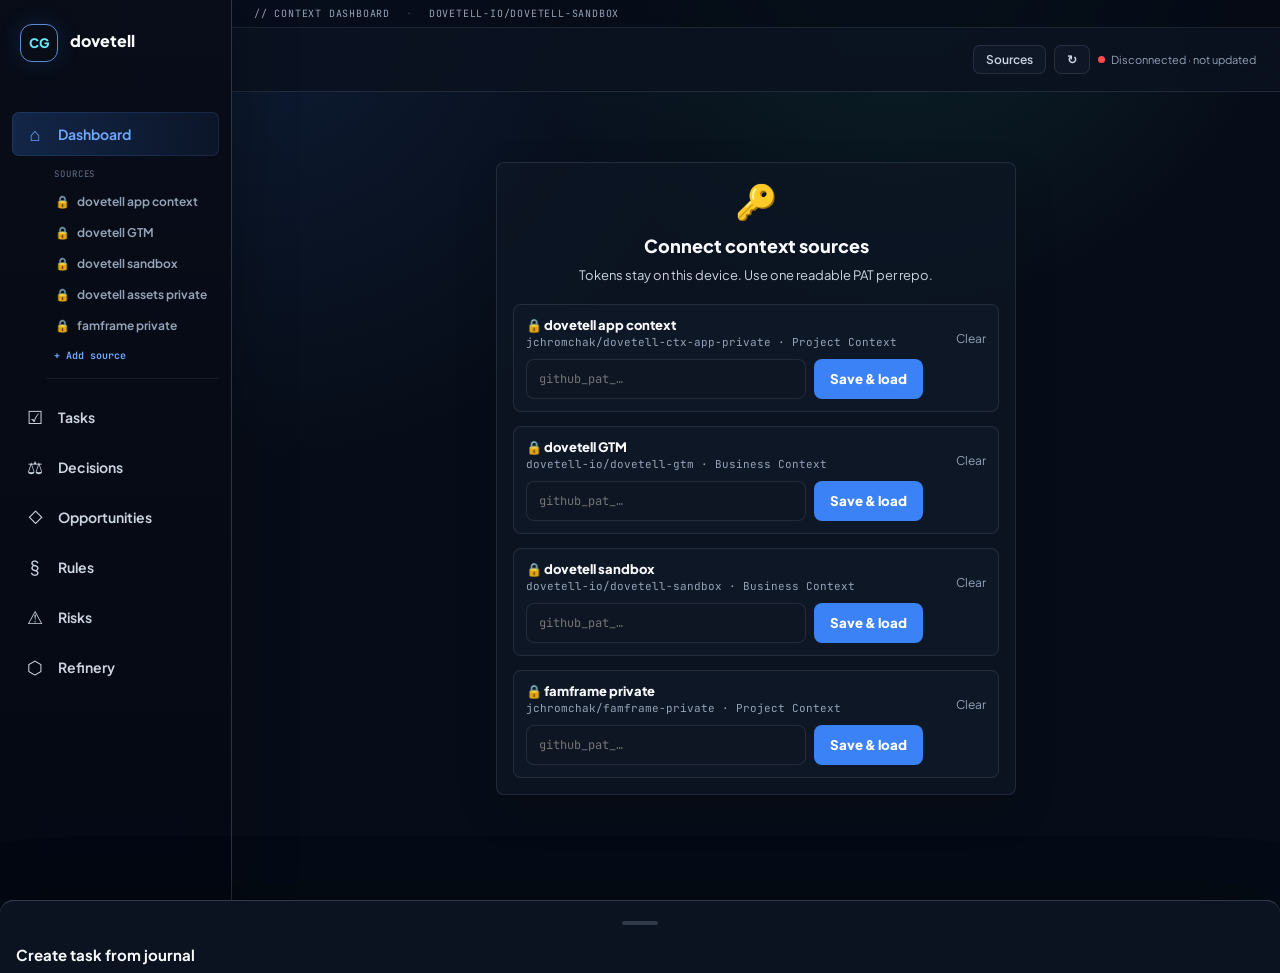
<file: index.html>
<!DOCTYPE html>
<html lang="en">
<head>
<meta charset="UTF-8"/>
<meta name="viewport" content="width=device-width, initial-scale=1.0"/>
<meta http-equiv="refresh" content="0; url=dashboard/"/>
<title>dovetell</title>
<link rel="icon" type="image/png" href="assets/sandbox-favicon.png">
<link rel="apple-touch-icon" href="assets/sandbox-apple-touch-icon.png">
<link rel="manifest" href="manifest.json">
<meta name="apple-mobile-web-app-capable" content="yes">
<meta name="apple-mobile-web-app-status-bar-style" content="black-translucent">
<meta name="apple-mobile-web-app-title" content="dovetell">
<style>
  body{margin:0;background:#070D18;display:flex;align-items:center;
  justify-content:center;height:100vh;font-family:sans-serif;color:#94A3B8;font-size:13px}
</style>
</head>
<body>
  <span>Redirecting…</span>
  <script>window.location.replace('dashboard/')</script>
</body>
</html>
</file>
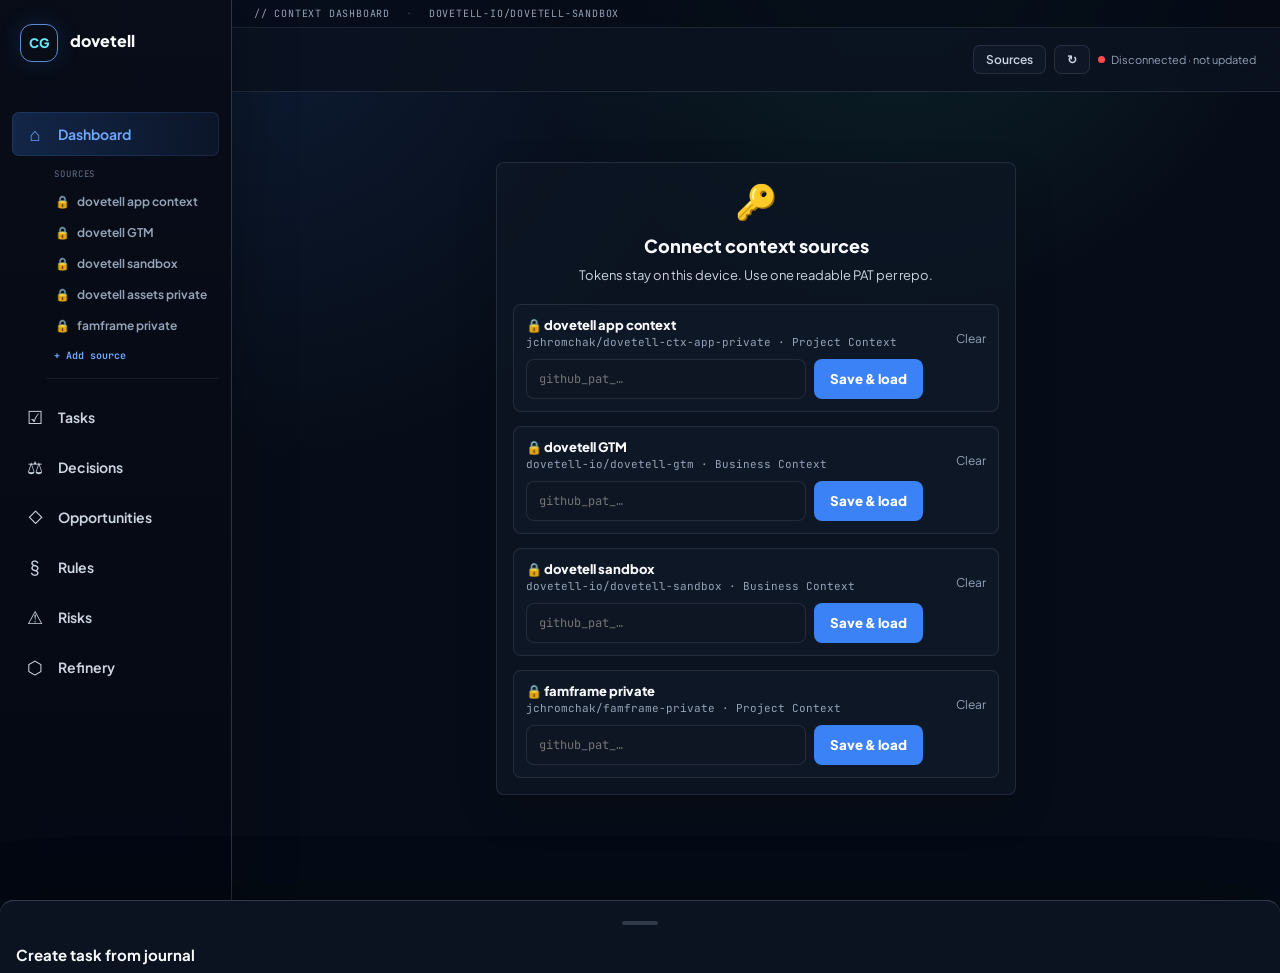
<file: dashboard/index.html>
<!DOCTYPE html>
<html lang="en">
<head>
<meta charset="UTF-8"/>
<meta name="viewport" content="width=device-width, initial-scale=1.0"/>
<title>dovetell — Dashboard</title>
<link rel="manifest" href="../manifest.json">
<link rel="icon" type="image/png" href="../assets/sandbox-favicon.png">
<link rel="apple-touch-icon" href="../assets/sandbox-apple-touch-icon.png">
<meta name="apple-mobile-web-app-title" content="dovetell dashboard">
<meta name="apple-mobile-web-app-capable" content="yes">
<meta name="apple-mobile-web-app-status-bar-style" content="black-translucent">
<link rel="preconnect" href="https://fonts.googleapis.com"/>
<link rel="preconnect" href="https://fonts.gstatic.com" crossorigin/>
<link href="https://fonts.googleapis.com/css2?family=Plus+Jakarta+Sans:wght@400;500;600;700;800&family=JetBrains+Mono:wght@400;500&display=swap" rel="stylesheet"/>
<style>
.main.dashboard-main{max-width:none}
.dashboard-layout{display:grid;grid-template-columns:repeat(4,minmax(0,1fr));gap:16px;align-items:start}
.dashboard-content,.dashboard-hero{display:contents}
.source-warning{grid-column:1/-1}
.dashboard-title{font-size:26px;font-weight:800;color:var(--text);line-height:1.15;margin-bottom:6px}
.dashboard-subtitle{font-size:14px;color:var(--muted-2)}
.summary-panel,.dash-panel{background:rgba(14,22,36,0.78);border:1px solid var(--border);border-radius:8px;padding:16px;box-shadow:0 16px 44px rgba(0,0,0,0.14)}
.source-warning{border-color:rgba(245,158,11,0.34);background:rgba(245,158,11,0.08);color:var(--muted-2);font-size:12px;line-height:1.5;margin-bottom:16px}
.source-warning strong{color:var(--amber);font-weight:800}
.source-warning-list{display:grid;gap:10px;margin-top:10px}
.source-warning-item{padding:10px 12px;border:1px solid rgba(245,158,11,0.26);border-radius:8px;background:rgba(5,9,20,0.32)}
.source-warning-title{font-size:13px;font-weight:800;color:var(--text);margin-bottom:4px}
.source-warning-detail{font-family:var(--mono);font-size:10px;color:var(--muted);overflow-wrap:anywhere}
.source-warning .token-projects{margin-top:12px}
.health-panel{display:flex;flex-direction:column;align-items:center;justify-content:center}
.health-label,.session-label,.panel-kicker{font-family:var(--mono);font-size:10px;letter-spacing:0.08em;text-transform:uppercase;color:var(--muted);margin-bottom:8px}
.health-value{display:flex;align-items:baseline;justify-content:center}
.health-score{font-family:var(--mono);font-size:38px;font-weight:700;color:var(--teal);line-height:1}
.health-denom{font-size:14px;color:var(--muted);margin-left:4px}
.health-gauge{width:142px;height:74px;margin-bottom:8px;overflow:visible}
.health-gauge path{fill:none;stroke-linecap:round;stroke-width:11}
.health-gauge .gauge-bg{stroke:rgba(148,163,184,0.18)}
.health-gauge .gauge-fill{stroke:var(--teal);filter:drop-shadow(0 0 10px rgba(45,212,191,0.22))}
.session-panel{display:flex;flex-direction:column;justify-content:center;gap:8px}
.session-id{font-family:var(--mono);font-size:17px;color:var(--blurple-light);background:rgba(18,27,43,0.9);border:1px solid var(--border);border-radius:7px;padding:8px 10px}
.session-meta{font-size:13px;color:var(--muted-2);line-height:1.5;display:flex;align-items:center;gap:6px;flex-wrap:wrap}
.dash-grid{grid-column:1/4;display:grid;grid-template-columns:repeat(3,minmax(0,1fr));gap:16px}
.dash-stack{display:grid;gap:16px}
.panel-head{display:flex;align-items:center;justify-content:space-between;gap:12px;border-bottom:1px solid var(--border);padding-bottom:12px;margin-bottom:8px}
.panel-title{font-size:17px;font-weight:800;color:var(--text)}
.panel-count{font-family:var(--mono);font-size:11px;color:var(--muted);background:var(--surface-3);border-radius:999px;padding:2px 8px;margin-left:6px}
.panel-link{font-size:12px;font-weight:700;color:var(--blurple-light);text-decoration:none;white-space:nowrap}
.panel-link:hover{text-decoration:underline}
.dash-list{display:grid}
.dash-row{display:grid;grid-template-columns:auto minmax(0,1fr) auto;gap:9px;align-items:center;padding:10px 0;border-bottom:1px solid rgba(148,163,184,0.12);text-decoration:none;color:inherit;min-width:0}
.dash-row:last-child{border-bottom:none}
.row-body{min-width:0;display:grid;gap:3px}
.row-dot{width:8px;height:8px;border-radius:50%;background:var(--muted)}
.dot-p0,.dot-now,.risk-high{background:var(--red)}
.dot-p1,.dot-next,.risk-medium{background:var(--amber)}
.dot-p2{background:#FACC15}
.dot-p3,.dot-later,.risk-low{background:var(--muted-2)}
.row-title{font-size:13px;font-weight:750;color:var(--text);line-height:1.25;display:-webkit-box;-webkit-line-clamp:2;-webkit-box-orient:vertical;overflow:hidden}
.row-sub{font-size:11px;color:var(--muted);line-height:1.3;display:flex;align-items:center;gap:5px;min-width:0;overflow:hidden}
.row-sub-text{min-width:0;overflow:hidden;text-overflow:ellipsis;white-space:nowrap}
.row-meta{font-family:var(--mono);font-size:10px;color:var(--muted);white-space:nowrap;justify-self:end}
.risk-score{font-family:var(--mono);font-size:18px;font-weight:700;min-width:30px}
.risk-score.high{color:var(--red)}
.risk-score.medium{color:var(--amber)}
.risk-score.low{color:var(--teal)}
.status-chip,.rev-chip{font-family:var(--mono);font-size:10px;border-radius:5px;padding:3px 7px;background:rgba(18,27,43,0.9);border:1px solid var(--border);color:var(--muted-2);white-space:nowrap}
.project-chip{font-family:var(--mono);font-size:10px;border-radius:5px;padding:3px 7px;background:rgba(18,27,43,0.9);border:1px solid var(--border);color:var(--muted-2);white-space:nowrap;display:inline-flex;align-items:center;gap:4px;max-width:62px;overflow:hidden;text-overflow:ellipsis;flex:0 0 auto}
.project-chip.private{color:var(--amber);border-color:rgba(245,158,11,0.28)}
.project-chip.public{color:var(--cyan);border-color:rgba(103,232,249,0.24)}
.status-active,.status-approved,.status-implemented{color:var(--green);border-color:rgba(52,211,153,0.28)}
.status-deferred,.status-open{color:var(--amber);border-color:rgba(245,158,11,0.28)}
.status-superseded,.status-closed{color:var(--muted-2)}
.change-avatar{width:32px;height:32px;border-radius:50%;display:flex;align-items:center;justify-content:center;background:linear-gradient(135deg,var(--purple),var(--blurple));font-size:12px;font-weight:800;color:#fff}
.change-avatar.task{background:linear-gradient(135deg,var(--teal),var(--green));color:#042f2e}
.change-avatar.journal{background:linear-gradient(135deg,var(--purple),var(--blurple-light))}
.dashboard-empty{padding:22px 0;text-align:center;color:var(--muted);font-size:13px}
.token-card{width:100%;max-width:520px;margin:48px auto;text-align:center}
.token-projects{display:grid;gap:14px;text-align:left;margin-top:18px}
.token-project{border:1px solid var(--border);border-radius:8px;padding:12px;background:rgba(18,27,43,0.52)}
.token-project-head{display:flex;justify-content:space-between;align-items:center;gap:8px;margin-bottom:10px}
.token-project-title{font-size:13px;font-weight:800;color:var(--text)}
.token-project-repo{font-family:var(--mono);font-size:11px;color:var(--muted);margin-top:2px}
.token-icon{font-size:34px;margin-bottom:12px}
.token-title{font-size:18px;font-weight:800;color:var(--text);margin-bottom:8px}
.token-copy{font-size:13px;color:var(--muted-2);line-height:1.6;margin-bottom:18px}
.token-form{display:flex;gap:8px}
.token-input{flex:0 1 280px;min-width:160px;max-width:280px;padding:11px 12px;background:var(--surface-2);border:1px solid var(--border);border-radius:8px;font-family:var(--mono);font-size:12px;color:var(--text);outline:none}
.token-input:focus{border-color:var(--blurple)}
.token-save{padding:11px 16px;border:none;border-radius:8px;background:var(--blurple);color:#fff;font-family:var(--sans);font-weight:800;cursor:pointer}
.token-clear{margin-top:12px;background:transparent;border:none;color:var(--muted);font-family:var(--sans);font-size:12px;cursor:pointer}
.token-error{max-width:520px;margin:48px auto}
.project-source-head{display:flex;justify-content:space-between;align-items:center;gap:10px;margin:14px 0 10px}
.project-settings-list{display:grid;gap:8px;margin-bottom:16px}
.project-settings-item{display:grid;grid-template-columns:minmax(0,1fr) auto;gap:10px;align-items:center;padding:10px 12px;border:1px solid var(--border);border-radius:8px;background:rgba(18,27,43,0.54)}
.project-settings-title{font-size:13px;font-weight:800;color:var(--text)}
.project-settings-meta{font-family:var(--mono);font-size:10px;color:var(--muted);margin-top:3px;overflow:hidden;text-overflow:ellipsis;white-space:nowrap}
.project-settings-actions{display:flex;gap:6px;align-items:center}
.project-form-panel{display:none;margin-top:14px;padding-top:12px;border-top:1px solid var(--border)}
.project-form-panel.visible{display:block}
.project-form-title{font-size:14px;font-weight:800;color:var(--text);margin:0 0 6px}
.project-home-view.hidden{display:none}
.project-path-grid{display:grid;grid-template-columns:1fr 1fr;gap:10px}
.project-token-input{max-width:280px}
.project-json-tools{display:grid;gap:8px;margin:8px 0 14px}
.project-json-actions{display:flex;gap:8px;flex-wrap:wrap}
.project-json-output{display:none;width:100%;min-height:150px;max-height:260px;resize:vertical;padding:10px 11px;background:var(--surface-2);border:1px solid var(--border);border-radius:8px;color:var(--text);font-family:var(--mono);font-size:10px;line-height:1.45;outline:none}
.project-json-output.visible{display:block}
.project-config-connection{display:grid;gap:8px;margin:10px 0 14px;padding:10px 12px;border:1px solid var(--border);border-radius:8px;background:rgba(18,27,43,0.54)}
.project-config-meta{font-family:var(--mono);font-size:10px;color:var(--muted);overflow-wrap:anywhere}
.project-config-token{display:flex;gap:8px;align-items:center;flex-wrap:wrap}
.project-hint{font-size:11px;color:var(--muted);line-height:1.5;margin:-4px 0 12px}
.project-form-section{margin:14px 0 8px;font-family:var(--mono);font-size:10px;letter-spacing:0.08em;text-transform:uppercase;color:var(--muted)}
.project-verify{display:none;margin:10px 0 0;padding:10px 12px;border-radius:8px;border:1px solid var(--border);background:rgba(18,27,43,0.54);font-size:12px;line-height:1.45;color:var(--muted-2)}
.project-verify.visible{display:block}
.project-verify.success{border-color:rgba(52,211,153,0.35);color:var(--green)}
.project-verify.warning{border-color:rgba(245,158,11,0.35);color:var(--amber)}
.project-verify.error{border-color:rgba(255,77,77,0.38);color:var(--red)}
.journal-rail{grid-column:4;grid-row:1/span 2;position:sticky;top:92px;display:grid;gap:12px;min-width:0;z-index:1}
.journal-rail .summary-panel{min-width:0;overflow:hidden}
.journal-head{display:flex;align-items:flex-start;justify-content:space-between;gap:10px}
.journal-title{font-size:16px;font-weight:800;color:var(--text)}
.journal-sub{font-size:11px;color:var(--muted);line-height:1.45;margin-top:2px}
.journal-select{width:100%;min-width:0;margin-top:10px;padding:8px 30px 8px 10px;appearance:none;background:var(--surface-2);border:1px solid var(--border);border-radius:7px;color:var(--text);font-family:var(--sans);font-size:12px;line-height:1.25;outline:none;overflow:hidden;text-overflow:ellipsis}
.journal-composer{display:grid;gap:8px}
.journal-input{width:100%;min-height:92px;resize:vertical;padding:10px 11px;background:var(--surface-2);border:1px solid var(--border);border-radius:8px;color:var(--text);font-family:var(--sans);font-size:12px;line-height:1.45;outline:none}
.journal-input:focus,.journal-select:focus{border-color:var(--blurple)}
.journal-actions{display:flex;align-items:center;justify-content:space-between;gap:8px}
.journal-help{font-size:10px;color:var(--muted);line-height:1.4}
.journal-save{padding:9px 12px;border:none;border-radius:8px;background:var(--blurple);color:#fff;font-family:var(--sans);font-size:12px;font-weight:800;cursor:pointer;white-space:nowrap}
.journal-save:disabled{opacity:.55;cursor:not-allowed}
.journal-list{display:grid;gap:8px;max-height:58vh;overflow:auto;padding-right:2px;min-width:0}
.journal-card{border:1px solid var(--border);border-radius:8px;background:rgba(18,27,43,.5);padding:10px;cursor:pointer}
.journal-card[open]{background:rgba(18,27,43,.76)}
.journal-card summary{list-style:none;display:grid;gap:5px}
.journal-card summary::-webkit-details-marker{display:none}
.journal-meta{display:flex;align-items:center;justify-content:space-between;gap:8px;font-family:var(--mono);font-size:9px;color:var(--muted);text-transform:uppercase;letter-spacing:.04em}
.journal-preview{font-size:12px;font-weight:700;color:var(--text);line-height:1.35;display:-webkit-box;-webkit-line-clamp:3;-webkit-box-orient:vertical;overflow:hidden}
.journal-card[open] .journal-preview{-webkit-line-clamp:unset;display:block;white-space:pre-wrap;font-weight:600;color:var(--muted-2)}
.journal-card-body{margin-top:9px;padding-top:8px;border-top:1px solid rgba(148,163,184,.12);display:grid;gap:6px;font-family:var(--mono);font-size:10px;color:var(--muted)}
.journal-card-body div{min-width:0;overflow-wrap:anywhere}
.journal-card-actions{display:flex;gap:6px;flex-wrap:wrap;margin-top:4px}
.journal-action{padding:6px 8px;border:1px solid var(--border);border-radius:7px;background:rgba(88,101,242,.12);color:var(--blurple-light);font-family:var(--sans);font-size:11px;font-weight:800;cursor:pointer}
.journal-action:hover{border-color:rgba(88,101,242,.42);background:rgba(88,101,242,.2)}
.journal-action:disabled{opacity:.55;cursor:not-allowed}
.journal-empty{font-size:12px;color:var(--muted);line-height:1.5;padding:12px;border:1px dashed var(--border);border-radius:8px}
.journal-mobile-trigger{display:none;grid-column:1/-1;width:100%;padding:12px;border:1px solid rgba(88,101,242,.32);border-radius:8px;background:rgba(88,101,242,.14);color:var(--blurple-light);font-family:var(--sans);font-size:13px;font-weight:800;cursor:pointer}
.reconcile-preview{padding:10px 11px;border:1px solid var(--border);border-radius:8px;background:rgba(18,27,43,.54);color:var(--muted-2);font-size:12px;line-height:1.45;white-space:pre-wrap;max-height:160px;overflow:auto}
@media (max-width: 1500px){.dashboard-layout{grid-template-columns:repeat(3,minmax(0,1fr))}.dash-grid{grid-column:1/-1}.journal-rail{grid-column:1/-1;grid-row:auto;position:static;grid-template-columns:repeat(3,minmax(0,1fr))}.journal-list{max-height:42vh}}
@media (max-width: 1280px){.dashboard-layout{grid-template-columns:1fr}.dashboard-content{display:block}.dashboard-hero{display:grid;grid-template-columns:1fr 210px;gap:16px;margin-bottom:16px;align-items:stretch}.dash-grid,.journal-rail{grid-column:auto;grid-row:auto}.journal-rail{grid-template-columns:1fr}.journal-list{max-height:none}.dashboard-main{max-width:1220px}}
@media (max-width: 1120px){.dashboard-hero{grid-template-columns:1fr 210px}.session-panel{grid-column:1/-1}.dash-grid{grid-template-columns:1fr 1fr}.dash-grid>.dash-panel:last-child{grid-column:1/-1}.project-chip{max-width:180px}}
@media (max-width: 900px){.dashboard-hero,.dash-grid{grid-template-columns:1fr}.session-panel{grid-column:auto}.health-panel{display:grid;grid-template-columns:minmax(0,1fr) auto;gap:8px 14px;align-items:center;justify-content:stretch}.health-label{grid-column:1/-1;margin-bottom:0}.health-gauge{width:112px;height:58px;margin:0}.health-gauge path{stroke-width:9}.health-value{justify-content:flex-end}.health-score{font-size:34px}}
@media (max-width: 720px){.dashboard-main{padding-top:16px}.dashboard-title{font-size:25px}.summary-panel{padding:14px}.health-gauge{width:100px;height:52px}.health-gauge path{stroke-width:8}.health-score{font-size:31px}.health-denom{font-size:13px}.session-id{font-size:15px}.dash-row{grid-template-columns:auto minmax(0,1fr)}.dash-row .row-meta,.dash-row .status-chip,.dash-row .rev-chip{grid-column:2;justify-self:start}.row-title{-webkit-line-clamp:2}.project-chip{max-width:calc(100vw - 170px)}.token-card{margin:48px 0;max-width:calc(100vw - 24px)}.token-copy{font-size:12px;max-width:240px;margin-left:auto;margin-right:auto;overflow-wrap:anywhere}.token-form{flex-direction:column}.token-save{width:100%}.token-project-head>div{min-width:0}.token-project-repo{overflow:hidden;text-overflow:ellipsis;white-space:nowrap}.project-path-grid,#project-sheet .form-row-2{grid-template-columns:1fr}.project-settings-item{grid-template-columns:1fr}.project-settings-actions{justify-content:flex-start;flex-wrap:wrap}.journal-rail{display:none}.journal-mobile-trigger{display:block}.activity-feed-panel{order:1}.hot-items-panel{order:2}.context-stack-panel{order:3}}
@media (max-width: 720px){#journal-sheet .journal-actions{display:grid;grid-template-columns:1fr;gap:8px}#journal-sheet .journal-save{width:100%}}
</style>
<link rel="stylesheet" href="../assets/css/shared.css?v=20260506-projects5"/>
</head>
<body>
<div class="demo-banner">
  <span>// Context dashboard</span>
  <span class="demo-banner-divider">·</span>
  <span>dovetell-io/dovetell-sandbox</span>
</div>

<div class="topbar">
  <div class="topbar-logo">
    <img src="../assets/sandbox-apple-touch-icon.png" class="logo-img" alt="dovetell"/>
    <div class="logo-wordmark">dove<span>tell</span></div>
  </div>
  <div class="topbar-right">
    <button class="btn-sm" onclick="openProjectSettings()" title="Context sources">Sources</button>
    <button class="btn-sm" onclick="loadDashboard()" title="Refresh">↻</button>
    <div class="status-row">
      <div class="status-dot loading" id="status-dot"></div>
      <span class="status-text" id="status-text">Loading…</span>
    </div>
  </div>
</div>

<main class="main dashboard-main" id="main">
  <div class="empty"><div class="empty-icon">⋯</div><div class="empty-text">Loading dashboard…</div></div>
</main>

<div class="footer">
  <span id="footer-path">dovetell-io/dovetell-sandbox</span>
  <span id="footer-build" style="color:var(--muted)">dashboard</span>
  <span id="footer-sha">—</span>
</div>

<nav class="tab-bar">
  <a href="../dashboard/" class="tab-item active"><span class="tab-icon">⌂</span><span class="tab-label">Dashboard</span></a>
  <a href="../tasks/" class="tab-item"><span class="tab-icon">☑</span><span class="tab-label">Tasks</span></a>
  <a href="../decisions/" class="tab-item"><span class="tab-icon">⚖</span><span class="tab-label">Decisions</span></a>
  <a href="../opportunities/" class="tab-item"><span class="tab-icon">◇</span><span class="tab-label">Opportunities</span></a>
  <a href="../rules/" class="tab-item"><span class="tab-icon">§</span><span class="tab-label">Rules</span></a>
  <a href="../risks/" class="tab-item"><span class="tab-icon">⚠</span><span class="tab-label">Risks</span></a>
  <a href="../refinery/" class="tab-item"><span class="tab-icon">⬡</span><span class="tab-label">Refinery</span></a>
</nav>

<div class="add-sheet-overlay" id="project-overlay" onclick="closeProjectSettings()"></div>
<div class="add-sheet" id="project-sheet">
  <div class="sheet-handle"></div>
  <div class="sheet-title">Context Sources</div>
  <div class="project-hint">Repo config is the durable source of truth. This page keeps a browser working copy and syncs account-projects.json back to GitHub when your token can write it.</div>
  <div class="project-home-view" id="project-home-view">
    <div class="project-source-head">
      <div class="project-form-section">Configured Sources</div>
      <button class="btn-action" onclick="startProjectAdd()">Add source</button>
    </div>
    <div class="project-settings-list" id="project-settings-list"></div>
    <div class="project-form-section">Repo JSON promotion</div>
    <div class="project-hint">Generate or copy the token-free account-projects.json working copy. Tokens are never written to config.</div>
    <div class="project-config-connection">
      <div class="project-config-meta" id="project-config-meta">Config repo</div>
      <div class="project-config-token">
        <input class="token-input" id="project-config-token" type="password" placeholder="config repo PAT" autocomplete="off" spellcheck="false" onkeydown="if(event.key==='Enter')saveConfigConnectionToken()"/>
        <button class="btn-action" onclick="saveConfigConnectionToken()">Connect config</button>
        <button class="btn-action danger" onclick="clearConfigConnectionToken()">Clear</button>
      </div>
    </div>
    <div class="project-json-tools">
      <div class="project-json-actions">
        <button class="btn-action" onclick="previewProjectConfigJson()">Preview JSON</button>
        <button class="btn-action" onclick="copyProjectConfigJson()">Copy JSON</button>
        <button class="btn-action" onclick="syncProjectConfigFromSheet()">Sync JSON</button>
        <button class="btn-action danger" onclick="resetProjectWorkingConfig()">Reset local</button>
      </div>
      <textarea class="project-json-output" id="project-json-output" readonly spellcheck="false"></textarea>
    </div>
  </div>
  <div class="project-verify" id="project-verify"></div>
  <div class="project-form-panel" id="project-form-panel">
    <div class="project-form-title" id="project-form-title">Add source</div>
    <div class="project-form-section">Repository</div>
    <div class="form-row-2">
      <div class="form-field">
        <label class="form-label">Owner</label>
        <input class="form-input" id="project-owner" placeholder="github-owner"/>
      </div>
      <div class="form-field">
        <label class="form-label">Repo</label>
        <input class="form-input" id="project-repo" placeholder="repo-name"/>
      </div>
    </div>
    <div class="form-row-2">
      <div class="form-field">
        <label class="form-label">Display name</label>
        <input class="form-input" id="project-name" placeholder="my project"/>
      </div>
      <div class="form-field">
        <label class="form-label">Visibility</label>
        <select class="form-select" id="project-visibility">
          <option value="private">Private</option>
          <option value="public">Public</option>
          <option value="unknown">Unknown</option>
        </select>
      </div>
    </div>
    <div class="project-form-section">Source identity</div>
    <div class="form-field">
      <label class="form-label">Source type</label>
      <select class="form-select" id="project-repo-type">
        <option value="project-context">Project context</option>
        <option value="business-context">Business context</option>
        <option value="asset-refinery">Asset refinery</option>
        <option value="canonical-assets">Canonical assets</option>
        <option value="docs">Docs</option>
        <option value="app">App</option>
      </select>
    </div>
    <div class="form-field">
      <label class="form-label">Project ID</label>
      <input class="form-input" id="project-id" placeholder="auto-generated"/>
    </div>
    <div class="form-field">
      <label class="form-label">GitHub token for this repo</label>
      <input class="form-input project-token-input" id="project-token" type="password" placeholder="github_pat_…" autocomplete="off" spellcheck="false"/>
    </div>
    <div class="project-form-section">Context file paths</div>
    <div class="project-hint">Defaults use the agnostic .project-context convention. Edit these only when the repo stores context files somewhere else.</div>
    <div class="project-path-grid" id="project-path-grid"></div>
    <div class="sheet-actions">
      <button class="btn-sheet-cancel" onclick="showProjectSourceList()">Back</button>
      <button class="btn-sheet-save" onclick="saveProjectSettings()">Save source</button>
    </div>
  </div>
</div>

<div class="add-sheet-overlay" id="journal-overlay" onclick="closeJournalSheet()"></div>
<div class="add-sheet" id="journal-sheet">
  <div class="sheet-handle"></div>
  <div class="sheet-title">Project Journal</div>
  <div id="journal-sheet-body"></div>
</div>

<div class="add-sheet-overlay" id="reconcile-overlay" onclick="closeReconcileSheet()"></div>
<div class="add-sheet" id="reconcile-sheet">
  <div class="sheet-handle"></div>
  <div class="sheet-title">Create task from journal</div>
  <div class="form-field">
    <label class="form-label">Task title</label>
    <input class="form-input" id="reconcile-task-title"/>
  </div>
  <div class="form-row-2">
    <div class="form-field">
      <label class="form-label">Priority</label>
      <select class="form-select" id="reconcile-task-priority">
        <option value="next">Next</option>
        <option value="now">Now</option>
        <option value="later">Later</option>
      </select>
    </div>
    <div class="form-field">
      <label class="form-label">Source</label>
      <input class="form-input" id="reconcile-task-source" disabled/>
    </div>
  </div>
  <div class="form-field">
    <label class="form-label">Journal context</label>
    <div class="reconcile-preview" id="reconcile-task-context"></div>
  </div>
  <div class="sheet-actions">
    <button class="btn-sheet-cancel" onclick="closeReconcileSheet()">Cancel</button>
    <button class="btn-sheet-save" id="reconcile-task-save" onclick="confirmCreateTaskFromJournal()">Create task</button>
  </div>
</div>

<div class="toast" id="toast"></div>

<script src="../assets/js/shared.js?v=20260508-source-profile1"></script>
<script src="../assets/js/projects.js?v=20260508-source-profile1"></script>
<script>
const PROJECTS = Dovetell.allProjects()
const DASHBOARD_SOURCE_KEYS = ['tasks', 'decisions', 'risks', 'opportunities', 'changelog', 'journal']
const REFRESH_INTERVAL_MS = 5 * 60 * 1000
let dashboardState = { journals: [], journalFiles: new Map(), taskFiles: new Map(), sourceStates: [] }
let pendingJournalTask = null
let lastDashboardUpdate = null
Dovetell.renderSidebarProjects({ addAction: 'openProjectSettings()' })

function parseTasks(md) {
  const allLines = md.split('\n')
  const taskStart = allLines.findIndex(line => /^## Tasks\s*$/.test(line.trim()))
  const lines = taskStart >= 0 ? allLines.slice(taskStart + 1) : allLines
  const tasks = []
  let task = null
  for (let i = 0; i < lines.length; i++) {
    const line = lines[i]
    const m = line.match(/^- \[([ x])\] (.+)/)
    if (m) {
      if (task) tasks.push(task)
      task = { checked: m[1] === 'x', title: m[2].trim(), id: null, priority: 'later', due: null, owner: null, notes: null, source: null, created: null, updated: null }
      continue
    }
    if (task && /^  /.test(line) && line.trim()) {
      const meta = line.trim()
      const id = meta.match(/^id:\s*(task-[\w-]+)/); if (id) task.id = id[1]
      const pri = meta.match(/^priority:\s*(\w+)/); if (pri) task.priority = pri[1]
      const due = meta.match(/^due:\s*([\d-]+)/); if (due) task.due = due[1]
      const created = meta.match(/^created:\s*(.+)/); if (created) task.created = created[1]
      const updated = meta.match(/^updated:\s*(.+)/); if (updated) task.updated = updated[1]
      const own = meta.match(/^owner:\s*(\w+)/); if (own) task.owner = own[1]
      const notes = meta.match(/^notes:(.+)/); if (notes) task.notes = notes[1].trim()
      const src = meta.match(/^source:\s*([\S]+)/); if (src) task.source = src[1]
    }
    if (task && !/^  /.test(line) && line.trim() && !/^- \[/.test(line) && !/^#/.test(line) && !/^<!/.test(line)) {
      tasks.push(task); task = null
    }
  }
  if (task) tasks.push(task)
  return tasks
}

function isActivityDate(value) {
  return /^\d{4}-\d{2}-\d{2}(?:T\d{2}:\d{2})?/.test(value || '')
}

function parseDecisions(md) {
  const lines = md.split('\n')
  const decisions = []
  let dec = null
  for (let i = 0; i < lines.length; i++) {
    const line = lines[i]
    const m = line.match(/^- \[([ x])\] (.+)/) || line.match(/^- ([^[\n].+)/)
    if (m) {
      if (dec) decisions.push(dec)
      const checkbox = line.match(/^- \[([ x])\] (.+)/)
      dec = { closed: checkbox ? checkbox[1] === 'x' : false, title: checkbox ? checkbox[2].trim() : m[1].trim(), id: null, date: null, status: 'active', rationale: null, source: null }
      continue
    }
    if (dec && /^  /.test(line) && line.trim()) {
      const meta = line.trim()
      const id = meta.match(/^id:(decision-[\w-]+)/); if (id) dec.id = id[1]
      const date = meta.match(/^date:([\d-]+)/); if (date) dec.date = date[1]
      const status = meta.match(/^status:(\w+)/); if (status) dec.status = status[1].toLowerCase()
      const rat = meta.match(/^rationale:(.+)/); if (rat) dec.rationale = rat[1].trim()
      const src = meta.match(/^source:([\S]+)/); if (src) dec.source = src[1]
    }
    if (dec && !/^  /.test(line) && line.trim() && !/^- /.test(line) && !/^#/.test(line) && !/^<!/.test(line)) {
      decisions.push(dec); dec = null
    }
  }
  if (dec) decisions.push(dec)
  return decisions
}

function parseRisks(md) {
  const lines = md.split('\n')
  const risks = []
  let risk = null
  for (let i = 0; i < lines.length; i++) {
    const line = lines[i]
    const m = line.match(/^- \[([ x])\] (.+)/)
    if (m) {
      if (risk) risks.push(risk)
      risk = { title: m[2].trim(), id: null, date: null, description: null, likelihood: 'medium', impact: 'medium', status: 'open', source: null }
      continue
    }
    if (risk && /^  /.test(line) && line.trim()) {
      const meta = line.trim()
      const id = meta.match(/^id:(risk-[\w-]+)/); if (id) risk.id = id[1]
      const date = meta.match(/^date:([\d-]+)/); if (date) risk.date = date[1]
      const desc = meta.match(/^description:(.+)/); if (desc) risk.description = desc[1].trim()
      const lk = meta.match(/^likelihood:(\w+)/); if (lk) risk.likelihood = lk[1]
      const imp = meta.match(/^impact:(\w+)/); if (imp) risk.impact = imp[1]
      const st = meta.match(/^status:(\w+)/); if (st) risk.status = st[1]
      const src = meta.match(/^source:([\S]+)/); if (src) risk.source = src[1]
    }
    if (risk && !/^  /.test(line) && line.trim() && !/^- \[/.test(line) && !/^#/.test(line) && !/^<!/.test(line)) {
      risks.push(risk); risk = null
    }
  }
  if (risk) risks.push(risk)
  return risks
}

function parseOpportunities(md) {
  const lines = md.split('\n')
  const opps = []
  let opp = null
  for (let i = 0; i < lines.length; i++) {
    const line = lines[i]
    const m = line.match(/^- \[([ x])\] (.+)/)
    if (m) {
      if (opp) opps.push(opp)
      opp = { title: m[2].trim(), id: null, date: null, description: null, scopeCheck: 'pass', status: 'open', source: null }
      continue
    }
    if (opp && /^  /.test(line) && line.trim()) {
      const meta = line.trim()
      const id = meta.match(/^id:(opp-[\w-]+)/); if (id) opp.id = id[1]
      const date = meta.match(/^date:([\d-]+)/); if (date) opp.date = date[1]
      const desc = meta.match(/^description:(.+)/); if (desc) opp.description = desc[1].trim()
      const scope = meta.match(/^scope-check:(\w+)/); if (scope) opp.scopeCheck = scope[1]
      const status = meta.match(/^status:(\w+)/); if (status) opp.status = status[1]
      const src = meta.match(/^source:([\S]+)/); if (src) opp.source = src[1]
    }
    if (opp && !/^  /.test(line) && line.trim() && !/^- \[/.test(line) && !/^#/.test(line) && !/^<!/.test(line)) {
      opps.push(opp); opp = null
    }
  }
  if (opp) opps.push(opp)
  return opps
}

function parseChangelog(md) {
  const lines = md.split('\n')
  const changes = []
  let change = null
  for (const line of lines) {
    const rev = line.match(/^- (rev-[\w-]+)/)
    if (rev) {
      if (change) changes.push(change)
      change = { revisionId: rev[1], date: null, user: null, summary: null }
      continue
    }
    if (!change) continue
    const meta = line.trim()
    const date = meta.match(/^date:\s*(.+)/); if (date) change.date = date[1]
    const user = meta.match(/^user:\s*(.+)/); if (user) change.user = user[1]
    const summary = meta.match(/^summary:\s*(.+)/); if (summary) change.summary = summary[1]
  }
  if (change) changes.push(change)
  return changes
}

function parseJournal(md) {
  const lines = md.split('\n')
  const entries = []
  let entry = null
  let section = null
  for (const line of lines) {
    const top = line.match(/^- (journal-[\w-]+)/)
    if (top) {
      if (entry) entries.push(entry)
      entry = { id: top[1], journalId: top[1], createDate: null, editDate: null, author: null, content: '', actions: [] }
      section = null
      continue
    }
    if (!entry) continue
    const trimmed = line.trim()
    if (!trimmed) continue
    const field = trimmed.match(/^(journal-id|revisionId|create-date|edit-date|author):\s*(.*)/)
    if (field) {
      if (field[1] === 'journal-id') entry.journalId = field[2] || entry.id
      if (field[1] === 'create-date') entry.createDate = field[2]
      if (field[1] === 'edit-date') entry.editDate = field[2]
      if (field[1] === 'author') entry.author = field[2]
      section = null
      continue
    }
    if (trimmed === 'content:') { section = 'content'; continue }
    if (trimmed === 'actions:') { section = 'actions'; continue }
    if (section === 'content' && /^    /.test(line)) entry.content += `${line.replace(/^    ?/, '')}\n`
    if (section === 'actions' && trimmed.startsWith('- ')) entry.actions.push(trimmed.replace(/^- /, ''))
  }
  if (entry) entries.push(entry)
  return entries.map(item => ({ ...item, content: item.content.trim() })).filter(item => item.content)
}

function riskScore(risk) {
  const weight = { low: 1, medium: 2, high: 3 }
  return (weight[risk.likelihood] || 2) * (weight[risk.impact] || 2) * 10
}

function scoreClass(score) {
  if (score >= 60) return 'high'
  if (score >= 30) return 'medium'
  return 'low'
}

function contextHealth(tasks, risks, decisions, changes) {
  let score = 82
  score -= Math.min(18, risks.filter(r => r.status === 'open' && r.impact === 'high').length * 6)
  score -= Math.min(12, tasks.filter(t => !t.checked && t.priority === 'now').length * 3)
  score += Math.min(6, decisions.filter(d => d.status === 'active').length)
  score += changes.length ? 4 : 0
  return Math.max(0, Math.min(100, score))
}

function contextHealthTitle() {
  return 'Context health = 82 baseline - up to 18 for open high-impact risks - up to 12 for open NOW tasks + up to 6 for active decisions + 4 when changelog activity exists.'
}

function healthGauge(score) {
  const value = Math.max(0, Math.min(100, Number(score) || 0))
  return `<svg class="health-gauge" viewBox="0 0 160 88" aria-hidden="true" focusable="false">
    <path class="gauge-bg" pathLength="100" d="M 20 76 A 60 60 0 0 1 140 76"></path>
    <path class="gauge-fill" pathLength="100" stroke-dasharray="${value} 100" d="M 20 76 A 60 60 0 0 1 140 76"></path>
  </svg>`
}

function initials(value) {
  return (value || 'DT').split(/[\s-]+/).filter(Boolean).slice(0, 2).map(v => v[0].toUpperCase()).join('') || 'DT'
}

function shortDate(value) {
  if (!value) return '—'
  return value.replace(/T.*/, '').replace(/^2026-/, '')
}

function localUpdateTime(date) {
  if (!date) return 'not updated'
  return date.toLocaleTimeString([], { hour: 'numeric', minute: '2-digit' })
}

function updateConnectionStatus(state, detail = '') {
  const last = localUpdateTime(lastDashboardUpdate)
  const label = document.getElementById('status-text')
  if (state === 'updating') {
    setStatus('loading', lastDashboardUpdate ? `Updating · last ${last}` : 'Updating')
    if (label) label.title = detail || 'Refreshing project sources'
    return
  }
  if (state === 'connected') {
    setStatus('ready', `Connected · ${last}`)
    if (label) label.title = 'Project sources refreshed'
    return
  }
  const suffix = lastDashboardUpdate ? `last ${last}` : last
  setStatus('error', `Disconnected · ${suffix}`)
  if (label) label.title = detail || 'Project sources unavailable'
}

function taskPriorityDot(priority) {
  return priority === 'now' ? 'dot-now' : priority === 'next' ? 'dot-next' : 'dot-later'
}

function visibilityIcon(project) {
  if (!project) return '?'
  if (project.visibility === 'private') return '🔒'
  if (project.visibility === 'public') return '🌐'
  return '?'
}

function repoTypeLabel(repoType = 'project-context') {
  return repoType.split('-').filter(Boolean).map(part => part.charAt(0).toUpperCase() + part.slice(1)).join(' ')
}

function projectName(project) {
  return project ? project.name || `${project.owner}/${project.repo}` : 'unknown project'
}

function projectInitials(project) {
  const source = projectName(project).replace(/^dovetell\s+/i, '').replace(/[^a-zA-Z0-9\s-]/g, ' ')
  const parts = source.split(/[\s-]+/).filter(Boolean)
  if (parts.length >= 2) return (parts[0][0] + parts[1][0]).toUpperCase()
  const compact = (parts[0] || project.repo || project.id || 'DT').replace(/[^a-zA-Z0-9]/g, '')
  return compact.slice(0, 2).toUpperCase() || 'DT'
}

function projectChip(project) {
  if (!project) return ''
  return `<span class="project-chip ${escHtml(project.visibility || 'unknown')}" title="${escHtml(`${projectName(project)} · ${project.owner}/${project.repo}`)}">${visibilityIcon(project)} ${escHtml(projectInitials(project))}</span>`
}

function activityFeed(tasks, changes, journals) {
  const taskItems = tasks
    .filter(task => isActivityDate(task.updated) || isActivityDate(task.created))
    .map(task => ({
      type: 'task',
      date: task.updated || task.created,
      title: task.title,
      meta: task.id || task.source || 'Task',
      project: task.project,
      href: itemHref('tasks', task)
    }))
  const changeItems = changes.map(change => ({
    type: 'change',
    date: change.date,
    title: change.summary || 'Updated project context',
    meta: change.revisionId,
    project: change.project,
    user: change.user
  }))
  const journalItems = journals.map(entry => ({
    type: 'journal',
    date: entry.editDate || entry.createDate,
    title: entry.content || 'Journal note',
    meta: entry.journalId || entry.id,
    project: entry.project
  }))
  return [...taskItems, ...changeItems, ...journalItems]
    .filter(item => item.date)
    .sort((a, b) => (b.date || '').localeCompare(a.date || ''))
    .slice(0, 8)
}

function itemHref(section, item) {
  const params = new URLSearchParams()
  if (item.project && item.project.id) params.set('project', item.project.id)
  if (item.id) params.set('id', item.id)
  const query = params.toString()
  return `../${section}/${query ? `?${query}` : ''}`
}

function attachProject(items, project) {
  return items.map(item => ({ ...item, project }))
}

function isAuthLikeFailure(status = '') {
  return /401|403|404|not found|bad credentials|requires authentication|resource not accessible/i.test(status)
}

function groupedFailures(sourceStates) {
  return PROJECTS.map(project => {
    const entries = sourceStates.filter(source => source.project.id === project.id)
    const failed = entries.filter(source => !source.ok)
    return {
      project,
      total: entries.length,
      failed,
      authLike: failed.some(source => isAuthLikeFailure(source.status))
    }
  }).filter(group => group.failed.length)
}

function sourceWarning(sourceStates) {
  const groups = groupedFailures(sourceStates)
  if (!groups.length) return ''
  const authProjects = groups.filter(group => group.authLike).map(group => group.project)
  return `<div class="summary-panel source-warning">
    <strong>Project source issue:</strong> Some configured repos could not be read. Working project data is still shown below.
    <div class="source-warning-list">${groups.map(group => `
      <div class="source-warning-item">
        <div class="source-warning-title">${visibilityIcon(group.project)} ${escHtml(projectName(group.project))} · ${group.failed.length}/${group.total} files failed</div>
        <div class="source-warning-detail">${escHtml(`${group.project.owner}/${group.project.repo}`)}</div>
        <div class="source-warning-detail">${escHtml(group.failed.map(source => `${source.path}: ${source.status}`).join(' · '))}</div>
      </div>
    `).join('')}</div>
    ${authProjects.length ? renderProjectTokenForms(authProjects, 'Replace token') : ''}
  </div>`
}

function renderAuthError(message) {
  document.getElementById('main').innerHTML = `<div class="summary-panel token-card token-error">
    <div class="token-icon">!</div>
    <div class="token-title">GitHub access failed</div>
    <div class="token-copy">${escHtml(message)} Check that each saved project token can read its configured repository contents.</div>
    ${renderProjectTokenForms(PROJECTS, 'Replace token')}
  </div>`
  updateConnectionStatus('disconnected', 'GitHub access failed')
}

function renderDashboard(data, sourceStates = []) {
  const tasks = data.tasks || []
  const decisions = data.decisions || []
  const risks = data.risks || []
  const opportunities = data.opportunities || []
  const changes = data.changelog || []
  const journals = data.journals || []
  const openTasks = tasks.filter(t => !t.checked)
  const priorityRank = { now: 0, next: 1, later: 2 }
  const hotTasks = openTasks.sort((a, b) => priorityRank[a.priority || 'later'] - priorityRank[b.priority || 'later']).slice(0, 6)
  const activeRisks = risks.filter(r => r.status === 'open').sort((a, b) => riskScore(b) - riskScore(a)).slice(0, 5)
  const recentDecisions = decisions.sort((a, b) => (b.date || '').localeCompare(a.date || '')).slice(0, 4)
  const recentChanges = changes.sort((a, b) => (b.date || '').localeCompare(a.date || '')).slice(0, 7)
  const recentActivity = activityFeed(tasks, changes, journals)
  const health = contextHealth(tasks, risks, decisions, changes)
  const latestChange = recentChanges[0]
  const warning = sourceWarning(sourceStates)

  document.getElementById('main').innerHTML = `
    <div class="dashboard-layout">
      <div class="dashboard-content">
        ${warning}
        <section class="dashboard-hero">
          <div class="summary-panel">
            <div class="dashboard-title">dovetell</div>
            <div class="dashboard-subtitle">Developer context governance</div>
            <div style="display:flex;gap:10px;flex-wrap:wrap;margin-top:18px">
              <span class="status-chip status-active">${openTasks.length} open tasks</span>
              <span class="status-chip status-open">${activeRisks.length} open risks</span>
              <span class="status-chip">${opportunities.filter(o => o.status !== 'closed').length} opportunities</span>
              <span class="status-chip">${PROJECTS.length} sources</span>
            </div>
          </div>
          <div class="summary-panel health-panel" title="${escHtml(contextHealthTitle())}">
            <div class="health-label">Context Health</div>
            ${healthGauge(health)}
            <div class="health-value"><span class="health-score">${health}</span><span class="health-denom">/100</span></div>
          </div>
          <div class="summary-panel session-panel">
            <div class="session-label">Last Change</div>
            <div class="session-id">${latestChange ? escHtml(latestChange.revisionId) : '—'}</div>
            <div class="session-meta">${latestChange ? `${projectChip(latestChange.project)} ${escHtml(latestChange.user || 'unknown')} · ${escHtml(latestChange.date || 'undated')}` : 'No changelog entries loaded'}</div>
          </div>
        </section>
        <button class="journal-mobile-trigger" onclick="openJournalSheet()">Open journal</button>
        <section class="dash-grid">
          <div class="dash-panel hot-items-panel">
            <div class="panel-head"><div class="panel-title">Hot Items <span class="panel-count">${hotTasks.length}</span></div><a class="panel-link" href="../tasks/">View all</a></div>
            <div class="dash-list">${hotTasks.length ? hotTasks.map(renderTaskRow).join('') : emptyPanel('No open tasks')}</div>
          </div>
          <div class="dash-stack context-stack-panel">
            <div class="dash-panel">
              <div class="panel-head"><div class="panel-title">Active Risks <span class="panel-count">${activeRisks.length}</span></div><a class="panel-link" href="../risks/">View all</a></div>
              <div class="dash-list">${activeRisks.length ? activeRisks.map(renderRiskRow).join('') : emptyPanel('No active risks')}</div>
            </div>
            <div class="dash-panel">
              <div class="panel-head"><div class="panel-title">Recent Decisions <span class="panel-count">${recentDecisions.length}</span></div><a class="panel-link" href="../decisions/">View all</a></div>
              <div class="dash-list">${recentDecisions.length ? recentDecisions.map(renderDecisionRow).join('') : emptyPanel('No decisions loaded')}</div>
            </div>
          </div>
          <div class="dash-panel activity-feed-panel">
            <div class="panel-head"><div class="panel-title">Activity Feed <span class="panel-count">${recentActivity.length}</span></div><span class="panel-kicker">Recent</span></div>
            <div class="dash-list">${recentActivity.length ? recentActivity.map(renderActivityRow).join('') : emptyPanel('No activity loaded')}</div>
          </div>
        </section>
      </div>
      ${renderJournalRail(data.journals || [])}
    </div>
  `
  renderJournalProjectSelect()
  renderJournalSheetBody(data.journals || [])
  document.getElementById('footer-sha').textContent = latestChange ? latestChange.revisionId : '—'
  const failedCount = sourceStates.filter(source => !source.ok).length
  updateConnectionStatus(failedCount ? 'disconnected' : 'connected', failedCount ? `${failedCount} source${failedCount === 1 ? '' : 's'} unavailable` : '')
}

function emptyPanel(text) {
  return `<div class="dashboard-empty">${escHtml(text)}</div>`
}

function selectedJournalProject() {
  const requested = localStorage.getItem('dovetell_project_journal')
  const sources = journalProjects()
  const match = sources.find(project => project.id === requested) || sources[0] || null
  if (match) localStorage.setItem('dovetell_project_journal', match.id)
  return match
}

function renderJournalRail(journals) {
  const selected = selectedJournalProject()
  const projectJournals = selected ? journals.filter(entry => entry.project && entry.project.id === selected.id) : []
  return `<aside class="journal-rail" aria-label="Project journal">
    <div class="summary-panel">
      <div class="journal-head">
        <div>
          <div class="journal-title">Project Journal</div>
          <div class="journal-sub">Free-flow notes for later reconciliation.</div>
        </div>
        <a class="panel-link" href="#journal-list">${projectJournals.length}</a>
      </div>
      <select class="journal-select" id="journal-project" onchange="selectJournalProject(this.value)">
        ${journalProjects().map(project => `<option value="${escHtml(project.id)}" ${selected && selected.id === project.id ? 'selected' : ''}>${visibilityIcon(project)} ${escHtml(projectName(project))}</option>`).join('')}
      </select>
    </div>
    <div class="summary-panel journal-composer">
      <textarea class="journal-input" id="journal-content" placeholder="Capture a thought..."></textarea>
      <div class="journal-actions">
        <div class="journal-help">Slash actions reconcile later.</div>
        <button class="journal-save" id="journal-save" onclick="saveJournalEntry()">Add note</button>
      </div>
    </div>
    <div class="summary-panel">
      <div class="panel-head"><div class="panel-title">Journal <span class="panel-count">${projectJournals.length}</span></div><span class="panel-kicker">Drafts</span></div>
      <div class="journal-list" id="journal-list">${projectJournals.length ? projectJournals.map(renderJournalCard).join('') : '<div class="journal-empty">No journal entries yet for this project.</div>'}</div>
    </div>
  </aside>`
}

function renderJournalSheetBody(journals) {
  const body = document.getElementById('journal-sheet-body')
  if (!body) return
  const selected = selectedJournalProject()
  const projectJournals = selected ? journals.filter(entry => entry.project && entry.project.id === selected.id) : []
  body.innerHTML = `
    <select class="journal-select" id="journal-project-mobile" onchange="selectJournalProject(this.value)">
      ${journalProjects().map(project => `<option value="${escHtml(project.id)}" ${selected && selected.id === project.id ? 'selected' : ''}>${visibilityIcon(project)} ${escHtml(projectName(project))}</option>`).join('')}
    </select>
    <div class="journal-composer" style="margin-top:12px">
      <textarea class="journal-input" id="journal-content-mobile" placeholder="Capture a thought..."></textarea>
      <div class="journal-actions">
        <div class="journal-help">Quick capture, reconcile later.</div>
        <button class="journal-save" id="journal-save-mobile" onclick="saveJournalEntry('mobile')">Add note</button>
      </div>
    </div>
    <div class="panel-head" style="margin-top:16px"><div class="panel-title">Journal <span class="panel-count">${projectJournals.length}</span></div><span class="panel-kicker">Drafts</span></div>
    <div class="journal-list">${projectJournals.length ? projectJournals.map(renderJournalCard).join('') : '<div class="journal-empty">No journal entries yet for this project.</div>'}</div>
  `
}

function renderJournalProjectSelect() {
  const select = document.getElementById('journal-project')
  const selected = selectedJournalProject()
  if (select && selected) select.value = selected.id
  const mobileSelect = document.getElementById('journal-project-mobile')
  if (mobileSelect && selected) mobileSelect.value = selected.id
}

function renderJournalCard(entry) {
  const date = entry.editDate || entry.createDate || 'undated'
  const actions = (entry.actions || []).filter(action => action && action !== 'none')
  const canCreateTask = !(entry.actions || []).some(action => /^task-[\w-]+$/.test(action))
  return `<details class="journal-card">
    <summary>
      <span class="journal-meta"><span>${escHtml(entry.author || 'journal')}</span><span>${escHtml(shortDate(date))}</span></span>
      <span class="journal-preview">${escHtml(entry.content || 'Empty journal entry')}</span>
    </summary>
    <div class="journal-card-body">
      <div>${escHtml(entry.journalId || entry.id)}</div>
      <div>Actions: ${actions.length ? escHtml(actions.join(' · ')) : 'none'}</div>
      <div class="journal-card-actions">
        <button class="journal-action" ${canCreateTask ? '' : 'disabled'} onclick="event.preventDefault(); event.stopPropagation(); createTaskFromJournal('${escHtml(entry.id)}', this)">${canCreateTask ? 'Create task' : 'Task created'}</button>
      </div>
    </div>
  </details>`
}

function selectJournalProject(projectId) {
  localStorage.setItem('dovetell_project_journal', projectId)
  renderDashboard(dashboardState, dashboardState.sourceStates || [])
}

function openJournalSheet() {
  renderJournalSheetBody(dashboardState.journals || [])
  Dovetell.openSheet('journal-sheet', 'journal-overlay')
}

function closeJournalSheet() {
  Dovetell.closeSheet('journal-sheet', 'journal-overlay')
}

function formatJournalEntry(content, author) {
  const id = `journal-${Dovetell.nanoid(8)}`
  const rev = `rev-${Dovetell.nanoid(8)}`
  const now = new Date().toISOString().replace(/\.\d{3}Z$/, 'Z').slice(0, 16) + 'Z'
  const body = content.trim().split('\n').map(line => `    ${line}`).join('\n')
  return `- ${id}
  journal-id: ${id}
  revisionId: ${rev}
  create-date: ${now}
  edit-date: ${now}
  author: ${author}
  flags:
    - none

  content:
${body}

  actions:
    - none
`
}

function taskTitleFromJournal(content) {
  const firstLine = (content || '').split('\n').map(line => line.trim()).find(Boolean) || 'Review journal note'
  return firstLine.length > 72 ? `${firstLine.slice(0, 69).trim()}...` : firstLine
}

function formatTaskFromJournal(entry, options = {}) {
  const id = `task-${Dovetell.nanoid(8)}`
  const now = new Date().toISOString().replace(/\.\d{3}Z$/, 'Z').slice(0, 16) + 'Z'
  const title = (options.title || taskTitleFromJournal(entry.content)).trim()
  const priority = options.priority || 'next'
  const context = (entry.content || '').split('\n').map(line => `    ${line}`).join('\n')
  const block = `- [ ] ${title}
  id:${id}
  priority:${priority}
  status:open
  source:${entry.journalId || entry.id}
  created:${now}
  updated:${now}
  due:none

  owner:john
  persona:none
  decision:none
  rule:none
  process:none
  opp:none
  risk:none
  flags:
    - none

  notes:
    Created from project journal entry ${entry.journalId || entry.id}.

  context:
${context || '    No additional journal context captured.'}

  blocked-by:
    - none
`
  return { id, title, block }
}

function addJournalAction(content, journalId, actionId) {
  const lines = content.split('\n')
  const out = []
  let inEntry = false
  let inActions = false
  let changed = false
  let inserted = false
  for (let i = 0; i < lines.length; i += 1) {
    const line = lines[i]
    const top = line.match(/^- (journal-[\w-]+)/)
    if (top) {
      if (inEntry && inActions && !inserted) {
        out.push(`    - ${actionId}`)
        changed = true
        inserted = true
      }
      inEntry = top[1] === journalId
      inActions = false
      inserted = false
      out.push(line)
      continue
    }
    if (inEntry && line.trim() === 'actions:') {
      inActions = true
      out.push(line)
      continue
    }
    if (inEntry && inActions) {
      if (/^\s+- none\s*$/.test(line)) {
        out.push(`    - ${actionId}`)
        changed = true
        inserted = true
        continue
      }
      if (/^\s+- /.test(line) && line.includes(actionId)) inserted = true
      if (/^\s+- /.test(line)) {
        out.push(line)
        continue
      }
      if (!inserted) {
        out.push(`    - ${actionId}`)
        changed = true
        inserted = true
      }
      inActions = false
    }
    out.push(line)
  }
  if (inEntry && inActions && !inserted) {
    out.push(`    - ${actionId}`)
    changed = true
  }
  if (!changed) return content
  return out.join('\n').trimEnd() + '\n'
}

async function createTaskFromJournal(journalId, button) {
  openReconcileSheet(journalId)
}

function openReconcileSheet(journalId) {
  const entry = (dashboardState.journals || []).find(item => item.id === journalId || item.journalId === journalId)
  if (!entry || !entry.project) return
  pendingJournalTask = { journalId: entry.id }
  document.getElementById('reconcile-task-title').value = taskTitleFromJournal(entry.content)
  document.getElementById('reconcile-task-priority').value = 'next'
  document.getElementById('reconcile-task-source').value = entry.journalId || entry.id
  document.getElementById('reconcile-task-context').textContent = entry.content || 'No journal context captured.'
  Dovetell.openSheet('reconcile-sheet', 'reconcile-overlay')
}

function closeReconcileSheet() {
  pendingJournalTask = null
  Dovetell.closeSheet('reconcile-sheet', 'reconcile-overlay')
}

async function confirmCreateTaskFromJournal() {
  const journalId = pendingJournalTask && pendingJournalTask.journalId
  const entry = (dashboardState.journals || []).find(item => item.id === journalId || item.journalId === journalId)
  if (!entry || !entry.project) return
  const project = entry.project
  const taskPath = project.contextFiles && project.contextFiles.tasks
  const journalPath = project.contextFiles && project.contextFiles.journal
  const taskFile = dashboardState.taskFiles.get(project.id)
  const journalFile = dashboardState.journalFiles.get(project.id)
  if (!taskPath || !journalPath || !taskFile || !journalFile) {
    Dovetell.showToast('Task or journal file is not loaded for this project', 'error-state')
    return
  }
  const title = document.getElementById('reconcile-task-title').value.trim()
  const priority = document.getElementById('reconcile-task-priority').value
  if (!title) {
    Dovetell.showToast('Task title is required', 'error-state')
    return
  }
  const button = document.getElementById('reconcile-task-save')
  if (button) {
    button.disabled = true
    button.textContent = 'Creating...'
  }
  const task = formatTaskFromJournal(entry, { title, priority })
  const nextTasks = `${taskFile.content.trimEnd()}\n\n${task.block}`.trimEnd() + '\n'
  const nextJournal = addJournalAction(journalFile.content, entry.journalId || entry.id, task.id)
  const projectConfig = { ...project, token: Dovetell.readProjectToken(project) }
  try {
    const taskResult = await Dovetell.githubPut(projectConfig, taskPath, nextTasks, taskFile.sha, `tasks: create from journal ${entry.journalId || entry.id}`)
    await Dovetell.githubPut(projectConfig, journalPath, nextJournal, journalFile.sha, `journal: record task ${task.id}`)
    Dovetell.showToast(`Task created: ${task.id}`, 'success')
    dashboardState.taskFiles.set(project.id, { content: nextTasks, sha: taskResult.content && taskResult.content.sha })
    closeReconcileSheet()
    await loadDashboard()
  } catch (err) {
    Dovetell.showToast(err.message || 'Task creation failed', 'error-state')
    if (button) {
      button.disabled = false
      button.textContent = 'Create task'
    }
  }
}

function journalSeed() {
  return `# journal.md
# Project Journal
# Free-flow capture. Reconcile into structured objects when ready.

---

## Journal

[Append journal entries below. Newest at bottom.]`
}

async function saveJournalEntry(surface = 'desktop') {
  const project = selectedJournalProject()
  const input = document.getElementById(surface === 'mobile' ? 'journal-content-mobile' : 'journal-content')
  const button = document.getElementById(surface === 'mobile' ? 'journal-save-mobile' : 'journal-save')
  const content = input ? input.value.trim() : ''
  if (!project || !content) return
  const path = project.contextFiles && project.contextFiles.journal
  if (!path) {
    Dovetell.showToast('Journal path is not configured for this project', 'error-state')
    return
  }
  const fileState = dashboardState.journalFiles.get(project.id) || { content: '', sha: null }
  const base = fileState.content && fileState.content.trim() ? fileState.content.trimEnd() : journalSeed()
  const nextContent = `${base}\n\n${formatJournalEntry(content, 'john')}`.trimEnd() + '\n'
  if (button) {
    button.disabled = true
    button.textContent = 'Saving...'
  }
  try {
    await Dovetell.githubPut({ ...project, token: Dovetell.readProjectToken(project) }, path, nextContent, fileState.sha, `Add journal entry for ${projectName(project)}`)
    if (input) input.value = ''
    Dovetell.showToast('Journal entry added', 'success')
    await loadDashboard()
    if (surface === 'mobile') openJournalSheet()
  } catch (err) {
    Dovetell.showToast(err.message || 'Journal save failed', 'error-state')
  } finally {
    if (button) {
      button.disabled = false
      button.textContent = 'Add note'
    }
  }
}

function renderTaskRow(task) {
  return `<a class="dash-row" href="${itemHref('tasks', task)}">
    <span class="row-dot ${taskPriorityDot(task.priority)}"></span>
    <span class="row-body"><span class="row-title">${escHtml(task.title)}</span><span class="row-sub">${projectChip(task.project)} <span class="row-sub-text">${escHtml(task.notes || task.owner || task.source || 'Task')}</span></span></span>
    <span class="row-meta">${escHtml((task.priority || 'later').toUpperCase())}</span>
  </a>`
}

function renderRiskRow(risk) {
  const score = riskScore(risk)
  const klass = scoreClass(score)
  return `<a class="dash-row" href="${itemHref('risks', risk)}">
    <span class="risk-score ${klass}">${score}</span>
    <span class="row-body"><span class="row-title">${escHtml(risk.title)}</span><span class="row-sub">${projectChip(risk.project)} <span class="row-sub-text">${escHtml(risk.description || `${risk.likelihood} likelihood · ${risk.impact} impact`)}</span></span></span>
    <span class="row-meta">${shortDate(risk.date)}</span>
  </a>`
}

function renderDecisionRow(decision) {
  return `<a class="dash-row" href="${itemHref('decisions', decision)}">
    <span class="row-dot"></span>
    <span class="row-body"><span class="row-title">${escHtml(decision.title)}</span><span class="row-sub">${projectChip(decision.project)} <span class="row-sub-text">${escHtml(decision.id || decision.rationale || 'Decision')}</span></span></span>
    <span class="status-chip status-${escHtml(decision.status || 'active')}">${escHtml(decision.status || 'active')}</span>
  </a>`
}

function renderChangeRow(change) {
  return `<div class="dash-row">
    <span class="change-avatar">${escHtml(initials(change.user))}</span>
    <span class="row-body"><span class="row-title">${escHtml(change.summary || 'Updated project context')}</span><span class="row-sub">${projectChip(change.project)} <span class="row-sub-text">${escHtml(change.date || 'undated')}</span></span></span>
    <span class="rev-chip">${escHtml(change.revisionId)}</span>
  </div>`
}

function activityAvatar(item) {
  if (item.type === 'task') return 'T'
  if (item.type === 'journal') return 'J'
  return initials(item.user)
}

function activityTypeLabel(type) {
  if (type === 'task') return 'Task'
  if (type === 'journal') return 'Journal'
  return 'Change'
}

function renderActivityRow(item) {
  const row = `<span class="change-avatar ${escHtml(item.type)}">${escHtml(activityAvatar(item))}</span>
    <span class="row-body"><span class="row-title">${escHtml(item.title)}</span><span class="row-sub">${projectChip(item.project)} <span class="row-sub-text">${escHtml(activityTypeLabel(item.type))} · ${escHtml(item.date || 'undated')}</span></span></span>
    <span class="rev-chip">${escHtml(item.meta || item.type)}</span>`
  if (item.href) return `<a class="dash-row" href="${item.href}">${row}</a>`
  return `<div class="dash-row">${row}</div>`
}

function renderTokenPrompt() {
  document.getElementById('main').innerHTML = `<div class="summary-panel token-card">
    <div class="token-icon">🔑</div>
    <div class="token-title">Connect context sources</div>
    <div class="token-copy">Tokens stay on this device. Use one readable PAT per repo.</div>
    ${renderProjectTokenForms(missingTokenProjects(), 'Save & load')}
  </div>`
  updateConnectionStatus('disconnected', 'Token required')
}

function renderProjectTokenForms(projects, label) {
  if (!projects.length) return `<div class="dashboard-empty">All configured project tokens are saved.</div>`
  return `<div class="token-projects">${projects.map(project => `
    <div class="token-project">
      <div class="token-project-head">
        <div>
          <div class="token-project-title">${visibilityIcon(project)} ${escHtml(projectName(project))}</div>
          <div class="token-project-repo">${escHtml(`${project.owner}/${project.repo} · ${repoTypeLabel(project.repoType)}`)}</div>
        </div>
        <button class="token-clear" onclick="clearProjectToken('${escHtml(project.id)}')">Clear</button>
      </div>
      <div class="token-form">
        <input class="token-input" id="token-input-${escHtml(project.id)}" type="password" placeholder="github_pat_…" autocomplete="off" spellcheck="false" onkeydown="if(event.key==='Enter')saveProjectToken('${escHtml(project.id)}')"/>
        <button class="token-save" onclick="saveProjectToken('${escHtml(project.id)}')">${escHtml(label)}</button>
      </div>
    </div>
  `).join('')}</div>`
}

function setTokenButtonState(button, label) {
  if (!button) return
  button.disabled = false
  button.textContent = label
}

function findProject(projectId) {
  return PROJECTS.find(project => project.id === projectId)
}

function dashboardProjects() {
  return PROJECTS.filter(project => Dovetell.sourceSupportsDashboard(project))
}

function journalProjects() {
  return dashboardProjects().filter(project => project.contextFiles && project.contextFiles.journal)
}

function missingTokenProjects() {
  return dashboardProjects().filter(project => project.visibility === 'private' && !Dovetell.readProjectToken(project))
}

async function saveProjectToken(projectId) {
  const project = findProject(projectId)
  if (!project) return
  const input = document.getElementById(`token-input-${projectId}`)
  const token = input ? input.value.trim() : ''
  if (!token) return
  Dovetell.saveProjectToken(project, token)
  const button = input && input.nextElementSibling
  if (button) button.textContent = 'Saved'
  Dovetell.showToast('Project token saved locally · loading sources', 'success')
  setTimeout(() => loadDashboard(), 250)
}

async function checkProjectToken(project, token) {
  try {
    return await verifyProjectAccess(project, token)
  } catch (err) {
    return `Project token saved, but source access needs attention: ${err.message || 'Unable to verify repo'}.`
  }
}

function clearProjectToken(projectId) {
  const project = findProject(projectId)
  if (!project) return
  Dovetell.clearProjectToken(project)
  loadDashboard()
}

function contextFileLabel(key) {
  return key.replace(/([A-Z])/g, ' $1').replace(/^./, char => char.toUpperCase())
}

function projectPathEntries(repoType = 'project-context') {
  const defaults = Dovetell.sourceContextFiles(repoType)
  return Object.keys(defaults).map(key => ({ key, label: contextFileLabel(key), path: defaults[key] }))
}

function projectPathKeys(repoType = 'project-context') {
  return projectPathEntries(repoType).map(entry => entry.key)
}

function projectContextDefaults(repoType = 'project-context') {
  return Dovetell.sourceContextFiles(repoType)
}

function readProjectPathFormValues() {
  const values = {}
  document.querySelectorAll('#project-path-grid input[data-context-key]').forEach(input => {
    values[input.dataset.contextKey] = input.value.trim()
  })
  return values
}

function renderProjectPathFields(repoType = 'project-context', contextFiles = {}) {
  const grid = document.getElementById('project-path-grid')
  if (!grid) return
  const defaults = projectContextDefaults(repoType)
  grid.innerHTML = projectPathEntries(repoType).map(entry => `
    <div class="form-field">
      <label class="form-label">${escHtml(entry.label)}</label>
      <input class="form-input" id="project-path-${escHtml(entry.key)}" data-context-key="${escHtml(entry.key)}" value="${escHtml(contextFiles[entry.key] || defaults[entry.key] || '')}"/>
    </div>
  `).join('')
}

function projectSlug(value) {
  return (value || '').trim().toLowerCase().replace(/[^a-z0-9-]+/g, '-').replace(/^-+|-+$/g, '')
}

function suggestedProjectId(owner, repo) {
  return projectSlug(`${owner}-${repo}`)
}

function setProjectVerify(message = '', state = '') {
  const box = document.getElementById('project-verify')
  if (!box) return
  box.textContent = message
  box.className = `project-verify ${message ? 'visible' : ''} ${state}`
}

function syncProjectGeneratedFields() {
  const owner = document.getElementById('project-owner').value.trim()
  const repo = document.getElementById('project-repo').value.trim()
  const idInput = document.getElementById('project-id')
  if (owner && repo && (!idInput.value.trim() || idInput.dataset.generated === 'true')) {
    idInput.value = suggestedProjectId(owner, repo)
    idInput.dataset.generated = 'true'
  }
  const nameInput = document.getElementById('project-name')
  if (repo && !nameInput.value.trim()) nameInput.value = repo.replace(/[-_]+/g, ' ')
}

function wireProjectForm() {
  ;['project-owner', 'project-repo'].forEach(id => {
    const input = document.getElementById(id)
    if (input && !input.dataset.wired) {
      input.addEventListener('input', () => {
        syncProjectGeneratedFields()
        setProjectVerify()
      })
      input.dataset.wired = 'true'
    }
  })
  ;['project-id'].forEach(id => {
    const input = document.getElementById(id)
    if (input && !input.dataset.manualWired) {
      input.addEventListener('input', () => { input.dataset.generated = 'false' })
      input.dataset.manualWired = 'true'
    }
  })
  const repoType = document.getElementById('project-repo-type')
  if (repoType && !repoType.dataset.wired) {
    repoType.addEventListener('change', () => {
      const currentPaths = readProjectPathFormValues()
      renderProjectPathFields(repoType.value, currentPaths)
      setProjectVerify()
    })
    repoType.dataset.wired = 'true'
  }
}

function openProjectSettings(projectId = '') {
  wireProjectForm()
  renderProjectSettingsList()
  renderConfigConnection()
  if (projectId) {
    showProjectForm(findProject(projectId), 'edit')
  } else {
    showProjectSourceList()
  }
  Dovetell.openSheet('project-sheet', 'project-overlay')
}

function renderConfigConnection() {
  const repo = Dovetell.configRepo()
  const meta = document.getElementById('project-config-meta')
  if (meta) {
    const status = Dovetell.readConfigToken() ? 'connected for sync' : 'not connected for sync'
    meta.textContent = `${repo.owner}/${repo.repo}:${repo.branch} · ${repo.path} · ${status}`
  }
  const input = document.getElementById('project-config-token')
  if (input) input.value = ''
}

async function verifyConfigConnection(token) {
  const repo = Dovetell.configRepo()
  const file = await Dovetell.githubGet({ owner: repo.owner, repo: repo.repo, branch: repo.branch, token }, repo.path)
  if (!file || !file.sha) throw new Error('Config file was readable, but GitHub did not return a file sha')
  return repo
}

async function saveConfigConnectionToken() {
  const input = document.getElementById('project-config-token')
  const token = input ? input.value.trim() : ''
  if (!token) {
    setProjectVerify('Paste a PAT that can write the config repo.', 'warning')
    return
  }
  Dovetell.saveConfigToken(token)
  setProjectVerify('Checking config repo access...', 'warning')
  try {
    const repo = await verifyConfigConnection(token)
    renderConfigConnection()
    setProjectVerify(`Config repo connected: ${repo.owner}/${repo.repo} · ${repo.path}.`, 'success')
  } catch (err) {
    renderConfigConnection()
    setProjectVerify(`Config token saved locally, but access check needs attention: ${err.message || 'Unable to verify config repo'}`, 'warning')
  }
}

function clearConfigConnectionToken() {
  Dovetell.clearConfigToken()
  renderConfigConnection()
  setProjectVerify('Config repo token cleared.', 'warning')
}

function closeProjectSettings() {
  Dovetell.closeSheet('project-sheet', 'project-overlay')
}

function setProjectFormVisible(visible) {
  const panel = document.getElementById('project-form-panel')
  if (panel) panel.classList.toggle('visible', visible)
  const home = document.getElementById('project-home-view')
  if (home) home.classList.toggle('hidden', visible)
}

function showProjectSourceList() {
  setProjectFormVisible(false)
  setProjectVerify()
  const output = document.getElementById('project-json-output')
  if (output) output.classList.remove('visible')
}

function startProjectAdd() {
  showProjectForm(null, 'add')
}

function startProjectEdit(projectId) {
  showProjectForm(findProjectForSettings(projectId), 'edit')
}

function showProjectForm(project, mode = 'add') {
  setProjectFormVisible(true)
  const title = document.getElementById('project-form-title')
  if (title) title.textContent = mode === 'edit' ? 'Edit source' : 'Add source'
  const saveButton = document.querySelector('#project-sheet .btn-sheet-save')
  if (saveButton) saveButton.textContent = mode === 'edit' ? 'Save changes' : 'Add source'
  fillProjectForm(project)
  const focus = document.getElementById(project ? 'project-name' : 'project-owner')
  if (focus) setTimeout(() => focus.focus(), 80)
}

function renderProjectSettingsList() {
  const list = document.getElementById('project-settings-list')
  list.innerHTML = Dovetell.allProjects().map(project => `
    <div class="project-settings-item">
      <div>
        <div class="project-settings-title">${visibilityIcon(project)} ${escHtml(projectName(project))}</div>
        <div class="project-settings-meta">${escHtml(`${project.owner}/${project.repo}`)} · ${repoTypeLabel(project.repoType)} · ${Dovetell.projectSource(project.id)}</div>
      </div>
      <div class="project-settings-actions">
        <button class="btn-action" onclick="startProjectEdit('${escHtml(project.id)}')">Edit</button>
        <button class="btn-action danger" onclick="deleteProjectSettings('${escHtml(project.id)}')">Delete</button>
      </div>
    </div>
  `).join('')
}

function projectConfigJson() {
  return Dovetell.accountProjectConfigJson()
}

function previewProjectConfigJson() {
  const output = document.getElementById('project-json-output')
  output.value = projectConfigJson()
  output.classList.add('visible')
  setProjectVerify('Generated account-projects.json preview. It includes project metadata only, never token values or token storage keys.', 'success')
}

async function copyProjectConfigJson() {
  const json = projectConfigJson()
  const output = document.getElementById('project-json-output')
  output.value = json
  output.classList.add('visible')
  try {
    if (navigator.clipboard && window.isSecureContext) {
      await navigator.clipboard.writeText(json)
    } else {
      output.focus()
      output.select()
      document.execCommand('copy')
    }
    setProjectVerify('Copied account-projects.json. Promote it by replacing assets/config/account-projects.json in the app repo.', 'success')
  } catch (err) {
    setProjectVerify('JSON preview is ready, but clipboard access was blocked. Select the preview text to copy it.', 'warning')
  }
}

function findProjectForSettings(projectId) {
  return Dovetell.allProjects().find(project => project.id === projectId)
}

function fillProjectForm(project) {
  const repoType = (project && project.repoType) || 'project-context'
  const defaults = projectContextDefaults(repoType)
  const data = project || { contextFiles: defaults, visibility: 'private' }
  document.getElementById('project-id').value = data.id || ''
  document.getElementById('project-id').dataset.generated = project ? 'false' : 'true'
  document.getElementById('project-name').value = data.name || ''
  document.getElementById('project-owner').value = data.owner || ''
  document.getElementById('project-repo').value = data.repo || ''
  document.getElementById('project-repo-type').value = repoType
  document.getElementById('project-visibility').value = data.visibility || 'unknown'
  document.getElementById('project-token').value = ''
  renderProjectPathFields(repoType, { ...defaults, ...(data.contextFiles || {}) })
  setProjectVerify(project ? `Editing ${Dovetell.projectSource(project.id)} metadata. Add a token only if you want to replace the saved browser token.` : 'Enter an owner and repo. Save updates the browser working config, then tries to sync repo JSON.', 'warning')
  syncProjectGeneratedFields()
}

async function verifyProjectAccess(project, token) {
  const headers = { 'Accept': 'application/vnd.github.v3+json' }
  if (token) headers.Authorization = `Bearer ${token}`
  const repoRes = await Dovetell.fetchWithTimeout(`https://api.github.com/repos/${project.owner}/${project.repo}`, { headers }, 15000)
  if (repoRes.status === 401 || repoRes.status === 403) throw new Error(`GitHub ${repoRes.status}: token cannot access this repo`)
  if (repoRes.status === 404) throw new Error('GitHub 404: repo not found or token cannot see it')
  if (!repoRes.ok) throw new Error(`GitHub ${repoRes.status}: ${repoRes.statusText}`)
  const firstPath = Object.values(project.contextFiles || {}).find(Boolean)
  if (!firstPath) return 'Repo verified. No context file paths are configured yet.'
  const pathRes = await Dovetell.fetchWithTimeout(`https://api.github.com/repos/${project.owner}/${project.repo}/contents/${firstPath}`, { headers }, 15000)
  if (pathRes.ok) return `Repo verified and ${firstPath} is readable.`
  if (pathRes.status === 404) return `Repo verified. ${firstPath} does not exist yet; the first write can create it.`
  if (pathRes.status === 401 || pathRes.status === 403) throw new Error(`Repo exists, but token cannot read ${firstPath}`)
  throw new Error(`Repo verified, but ${firstPath} returned GitHub ${pathRes.status}`)
}

async function saveProjectSettings() {
  const owner = document.getElementById('project-owner').value.trim()
  const repo = document.getElementById('project-repo').value.trim()
  if (!owner || !repo) {
    setProjectVerify('Owner and repo are required.', 'error')
    return
  }
  const repoType = document.getElementById('project-repo-type').value
  const contextFiles = readProjectPathFormValues()
  const missingPaths = projectPathKeys(repoType).filter(key => !contextFiles[key])
  if (missingPaths.length) {
    setProjectVerify(`Missing context paths: ${missingPaths.join(', ')}`, 'error')
    return
  }
  syncProjectGeneratedFields()
  const token = document.getElementById('project-token').value.trim()
  const saveButton = document.querySelector('#project-sheet .btn-sheet-save')
  if (saveButton) {
    saveButton.disabled = true
    saveButton.textContent = 'Saving...'
  }
  const project = Dovetell.upsertCustomProject({
    id: document.getElementById('project-id').value.trim(),
    name: document.getElementById('project-name').value.trim(),
    owner,
    repo,
    repoType,
    visibility: document.getElementById('project-visibility').value,
    contextFiles
  })
  if (token) Dovetell.saveProjectToken(project, token)
  localStorage.setItem('dovetell_project_tasks', project.id)
  const syncMessage = await syncProjectConfig(bestConfigToken(), false)
  const projectToken = token || Dovetell.readProjectToken(project)
  const accessMessage = projectToken ? await checkProjectToken(project, projectToken) : 'Project saved. Add a project token when you want to load private context files.'
  const state = syncMessage.startsWith('Synced') && !accessMessage.includes('needs attention') ? 'success' : 'warning'
  setProjectVerify(`${syncMessage} ${accessMessage} Reloading...`, state)
  setTimeout(() => window.location.reload(), 1100)
}

function deleteProjectSettings(projectId) {
  const project = findProjectForSettings(projectId)
  if (!project) return
  const name = projectName(project)
  if (!window.confirm(`Delete ${name} from project sources? This updates the browser working config and then attempts to sync account-projects.json.`)) return
  const token = bestConfigToken()
  Dovetell.deleteCustomProject(projectId)
  Dovetell.clearProjectToken(project)
  renderProjectSettingsList()
  showProjectSourceList()
  setProjectVerify(`${name} removed from the working config. Syncing account-projects.json...`, 'warning')
  syncProjectConfig(token, true, 'Project removed')
}

function resetProjectWorkingConfig() {
  if (!Dovetell.hasCustomProjects()) {
    setProjectVerify('No browser working config to reset.', 'warning')
    return
  }
  Dovetell.clearCustomProjects()
  Dovetell.showToast('Browser working config reset · reloading', 'success')
  setTimeout(() => window.location.reload(), 500)
}

function bestConfigToken() {
  return Dovetell.readConfigToken && Dovetell.readConfigToken()
}

async function syncProjectConfig(token, reload = false, toastPrefix = '') {
  if (!token) {
    if (Dovetell.saveConfigSyncStatus) Dovetell.saveConfigSyncStatus({ state: 'pending', reason: 'No writable token available' })
    const repo = Dovetell.configRepo()
    const message = `Saved locally; sync is pending until the config repo is connected for ${repo.owner}/${repo.repo}.`
    if (reload) Dovetell.showToast(`${toastPrefix ? `${toastPrefix} · ` : ''}${message}`, 'warning')
    if (reload) setTimeout(() => window.location.reload(), 900)
    return message
  }
  try {
    const repo = await Dovetell.pushAccountProjectConfig(token)
    const message = `Synced account-projects.json to ${repo.owner}/${repo.repo}.`
    if (reload) Dovetell.showToast(`${toastPrefix ? `${toastPrefix} · ` : ''}${message}`, 'success')
    if (reload) setTimeout(() => window.location.reload(), 700)
    return message
  } catch (err) {
    if (Dovetell.saveConfigSyncStatus) Dovetell.saveConfigSyncStatus({ state: 'pending', reason: err.message || 'Sync failed' })
    const message = `Saved locally; GitHub config sync is pending: ${err.message || 'Sync failed'}.`
    if (reload) Dovetell.showToast(`${toastPrefix ? `${toastPrefix} · ` : ''}${message}`, 'warning')
    if (reload) setTimeout(() => window.location.reload(), 900)
    return message
  }
}

async function syncProjectConfigFromSheet() {
  setProjectVerify('Syncing account-projects.json...', 'warning')
  const message = await syncProjectConfig(bestConfigToken(), false)
  setProjectVerify(message, message.startsWith('Synced') ? 'success' : 'warning')
}

async function loadDashboard() {
  if (!PROJECTS.length) {
    updateConnectionStatus('disconnected', 'No projects configured')
    document.getElementById('main').innerHTML = `<div class="empty"><div class="empty-icon">!</div><div class="empty-text">No context sources configured.</div></div>`
    return
  }
  const sources = dashboardProjects()
  if (!sources.length) {
    updateConnectionStatus('connected', 'No dashboard sources configured')
    document.getElementById('main').innerHTML = `<div class="empty"><div class="empty-icon">!</div><div class="empty-text">No dashboard-ready context sources configured.</div></div>`
    return
  }
  if (missingTokenProjects().length) {
    renderTokenPrompt()
    return
  }
  updateConnectionStatus('updating')
  try {
    const entries = await Promise.all(sources.flatMap(project => DASHBOARD_SOURCE_KEYS.map(async key => {
      const path = project.contextFiles && project.contextFiles[key]
      if (!path) return { project, key, path: key, ok: false, status: 'Missing path', content: '' }
      const projectConfig = { ...project, token: Dovetell.readProjectToken(project) }
      try {
        const file = await Dovetell.githubGet(projectConfig, path)
        return { project, key, path, ok: true, sha: file.sha, content: decodeURIComponent(escape(atob(file.content.replace(/\n/g, '')))) }
      } catch (err) {
        if (/GitHub 404/i.test(err.message || '')) {
          return { project, key, path, ok: true, sha: null, content: '' }
        }
        console.warn(`Unable to load ${project.owner}/${project.repo}/${path}`, err)
        return { project, key, path, ok: false, status: err.message || 'Load failed', content: '' }
      }
    })))
    const failures = entries.filter(entry => !entry.ok)
    const authFailure = failures.length === entries.length && failures.some(entry => isAuthLikeFailure(entry.status))
    if (authFailure) {
      renderAuthError(failures[0].status)
      return
    }
    const byProject = sources.map(project => {
      const projectEntries = entries.filter(entry => entry.project.id === project.id)
      const raw = Object.fromEntries(projectEntries.map(entry => [entry.key, entry.content]))
      return {
        project,
        tasks: attachProject(parseTasks(raw.tasks || ''), project),
        decisions: attachProject(parseDecisions(raw.decisions || ''), project),
        risks: attachProject(parseRisks(raw.risks || ''), project),
        opportunities: attachProject(parseOpportunities(raw.opportunities || ''), project),
        changelog: attachProject(parseChangelog(raw.changelog || ''), project),
        journals: attachProject(parseJournal(raw.journal || ''), project)
      }
    })
    dashboardState = {
      tasks: byProject.flatMap(project => project.tasks),
      decisions: byProject.flatMap(project => project.decisions),
      risks: byProject.flatMap(project => project.risks),
      opportunities: byProject.flatMap(project => project.opportunities),
      changelog: byProject.flatMap(project => project.changelog),
      journals: byProject.flatMap(project => project.journals),
      journalFiles: new Map(entries.filter(entry => entry.key === 'journal' && entry.ok).map(entry => [entry.project.id, { content: entry.content, sha: entry.sha }])),
      taskFiles: new Map(entries.filter(entry => entry.key === 'tasks' && entry.ok).map(entry => [entry.project.id, { content: entry.content, sha: entry.sha }])),
      sourceStates: entries
    }
    lastDashboardUpdate = new Date()
    renderDashboard(dashboardState, entries)
  } catch (err) {
    updateConnectionStatus('disconnected', 'Load failed')
    document.getElementById('main').innerHTML = `<div class="empty"><div class="empty-icon">!</div><div class="empty-text">${escHtml(err.message)}</div></div>`
  }
}

loadDashboard()
setInterval(loadDashboard, REFRESH_INTERVAL_MS)
if (new URLSearchParams(window.location.search).get('projects') === 'add') {
  setTimeout(() => {
    openProjectSettings()
    startProjectAdd()
  }, 250)
}
</script>
</body>
</html>
</file>
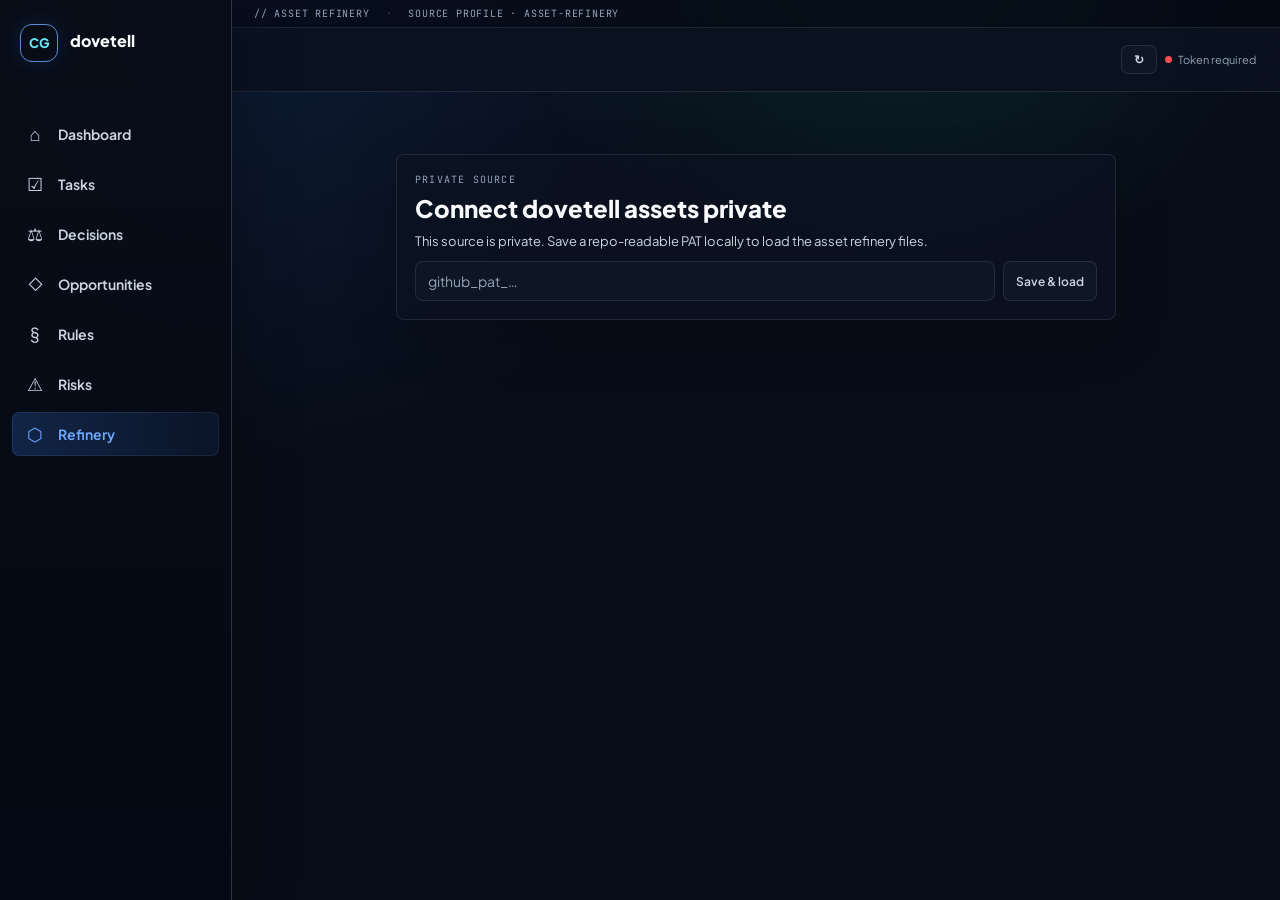
<file: refinery/index.html>
<!DOCTYPE html>
<html lang="en">
<head>
<meta charset="UTF-8"/>
<meta name="viewport" content="width=device-width, initial-scale=1.0"/>
<title>dovetell — Asset Refinery</title>
<link rel="manifest" href="../manifest.json">
<link rel="icon" type="image/png" href="../assets/sandbox-favicon.png">
<link rel="apple-touch-icon" href="../assets/sandbox-apple-touch-icon.png">
<meta name="apple-mobile-web-app-title" content="dovetell refinery">
<meta name="apple-mobile-web-app-capable" content="yes">
<meta name="apple-mobile-web-app-status-bar-style" content="black-translucent">
<link rel="preconnect" href="https://fonts.googleapis.com"/>
<link rel="preconnect" href="https://fonts.gstatic.com" crossorigin/>
<link href="https://fonts.googleapis.com/css2?family=Plus+Jakarta+Sans:wght@400;500;600;700;800&family=JetBrains+Mono:wght@400;500;600&display=swap" rel="stylesheet"/>
<link rel="stylesheet" href="../assets/css/shared.css?v=20260508-source-profile1"/>
<style>
.refinery-main{max-width:1180px}
.refinery-hero{display:grid;grid-template-columns:minmax(0,1.4fr) minmax(260px,0.6fr);gap:14px;margin-bottom:16px}
.refinery-panel{background:rgba(11,18,32,0.82);border:1px solid var(--border);border-radius:8px;padding:18px;box-shadow:0 18px 50px rgba(0,0,0,0.18)}
.refinery-kicker{font-family:var(--mono);font-size:10px;letter-spacing:0.12em;text-transform:uppercase;color:var(--muted);margin-bottom:10px}
.refinery-title{font-size:24px;line-height:1.08;font-weight:800;color:var(--text);letter-spacing:0;margin-bottom:9px}
.refinery-copy{font-size:13px;line-height:1.55;color:var(--muted-2);max-width:680px}
.refinery-source-meta{display:grid;gap:8px}
.source-line{display:flex;justify-content:space-between;gap:12px;font-size:12px;color:var(--muted-2);border-bottom:1px solid rgba(148,163,184,0.10);padding-bottom:8px}
.source-line:last-child{border-bottom:0;padding-bottom:0}
.source-line span:first-child{font-family:var(--mono);font-size:10px;letter-spacing:0.08em;text-transform:uppercase;color:var(--muted)}
.refinery-grid{display:grid;grid-template-columns:repeat(3,minmax(0,1fr));gap:10px;margin-bottom:16px}
.file-card{background:var(--surface);border:1px solid var(--border);border-radius:8px;padding:14px;min-height:132px;display:flex;flex-direction:column;gap:10px}
.file-card.present{border-color:rgba(45,212,191,0.28)}
.file-card.missing{border-color:rgba(245,158,11,0.30)}
.file-card.error{border-color:rgba(255,77,77,0.30)}
.file-card-head{display:flex;align-items:flex-start;justify-content:space-between;gap:10px}
.file-card-title{font-size:14px;font-weight:800;color:var(--text);line-height:1.25}
.file-status{font-family:var(--mono);font-size:10px;text-transform:uppercase;padding:3px 7px;border-radius:999px;border:1px solid var(--border);color:var(--muted-2);white-space:nowrap}
.file-card.present .file-status{color:var(--teal);border-color:rgba(45,212,191,0.34);background:rgba(45,212,191,0.08)}
.file-card.missing .file-status{color:var(--amber);border-color:rgba(245,158,11,0.34);background:rgba(245,158,11,0.08)}
.file-card.error .file-status{color:var(--red);border-color:rgba(255,77,77,0.34);background:rgba(255,77,77,0.08)}
.file-path{font-family:var(--mono);font-size:10px;color:var(--muted);line-height:1.45;word-break:break-word}
.file-metrics{display:flex;gap:6px;flex-wrap:wrap;margin-top:auto}
.metric-chip{font-family:var(--mono);font-size:10px;color:var(--muted-2);border:1px solid var(--border);border-radius:5px;padding:3px 7px;background:rgba(18,27,43,0.58)}
.refinery-columns{display:grid;grid-template-columns:minmax(0,1fr) minmax(320px,0.45fr);gap:14px}
.candidate-list,.ref-doc-list{display:grid;gap:8px}
.candidate-row,.ref-doc-row{display:grid;grid-template-columns:auto minmax(0,1fr) auto;gap:12px;align-items:start;padding:12px;border:1px solid var(--border);background:var(--surface);border-radius:8px}
.candidate-index{font-family:var(--mono);font-size:11px;color:var(--teal);padding-top:2px}
.candidate-title,.ref-doc-title{font-size:13px;font-weight:800;color:var(--text);line-height:1.35}
.candidate-meta,.ref-doc-meta{font-family:var(--mono);font-size:10px;color:var(--muted);margin-top:4px;line-height:1.5}
.candidate-tag{font-family:var(--mono);font-size:10px;color:var(--blurple-light);border:1px solid rgba(110,168,255,0.26);border-radius:5px;padding:3px 7px;background:rgba(59,130,246,0.08);white-space:nowrap}
.ref-doc-row{grid-template-columns:minmax(0,1fr) auto}
.doc-count{font-family:var(--mono);font-size:18px;color:var(--text);font-weight:700}
.token-card{max-width:720px;margin:40px auto}
.token-projects{display:grid;gap:10px;margin-top:16px}
.token-input-row{display:grid;grid-template-columns:minmax(0,1fr) auto;gap:8px;margin-top:10px}
@media (max-width: 900px){
  .refinery-hero,.refinery-columns{grid-template-columns:1fr}
  .refinery-grid{grid-template-columns:repeat(2,minmax(0,1fr))}
}
@media (max-width: 560px){
  .refinery-grid{grid-template-columns:1fr}
  .candidate-row{grid-template-columns:auto minmax(0,1fr)}
  .candidate-tag{grid-column:2}
  .token-input-row{grid-template-columns:1fr}
}
</style>
</head>
<body>

<div class="demo-banner">
  <span>// Asset Refinery</span>
  <span class="demo-banner-divider">·</span>
  <span>source profile · asset-refinery</span>
</div>

<div class="topbar">
  <a class="topbar-logo" href="../dashboard/">
    <img src="../assets/sandbox-apple-touch-icon.png" class="logo-img" alt="dovetell"/>
    <div class="logo-wordmark">dove<span>tell</span></div>
  </a>
  <div class="topbar-right">
    <button class="btn-sm" onclick="loadRefinery()">↻</button>
    <div class="status-row">
      <div class="status-dot loading" id="status-dot"></div>
      <span class="status-text" id="status-text">Loading…</span>
    </div>
  </div>
</div>

<main class="main refinery-main" id="main">
  <div class="empty"><div class="empty-icon">⋯</div><div class="empty-text">Loading asset refinery…</div></div>
</main>

<nav class="tab-bar">
  <a href="../dashboard/" class="tab-item"><span class="tab-icon">⌂</span><span class="tab-label">Dashboard</span></a>
  <a href="../tasks/" class="tab-item"><span class="tab-icon">☑</span><span class="tab-label">Tasks</span></a>
  <a href="../decisions/" class="tab-item"><span class="tab-icon">⚖</span><span class="tab-label">Decisions</span></a>
  <a href="../opportunities/" class="tab-item"><span class="tab-icon">◇</span><span class="tab-label">Opportunities</span></a>
  <a href="../rules/" class="tab-item"><span class="tab-icon">§</span><span class="tab-label">Rules</span></a>
  <a href="../risks/" class="tab-item"><span class="tab-icon">⚠</span><span class="tab-label">Risks</span></a>
  <a href="../refinery/" class="tab-item active"><span class="tab-icon">⬡</span><span class="tab-label">Refinery</span></a>
</nav>

<div class="toast" id="toast"></div>

<script src="../assets/js/shared.js?v=20260508-refinery2"></script>
<script src="../assets/js/projects.js?v=20260508-refinery2"></script>
<script>
const REFINERY_TYPES = new Set(['asset-refinery'])
const FILE_LABELS = {
  changelog: 'Changelog',
  commands: 'Commands',
  contextMap: 'Context Map',
  contextStructure: 'Context Structure',
  patternCandidates: 'Pattern Candidates',
  promotionLifecycle: 'Promotion Lifecycle'
}
let selectedSourceId = localStorage.getItem('dovetell_refinery_source') || ''
let refineryState = { source: null, files: [] }

function escHtml(value) {
  return String(value ?? '').replace(/[&<>"']/g, char => ({ '&':'&amp;', '<':'&lt;', '>':'&gt;', '"':'&quot;', "'":'&#39;' }[char]))
}

function sourceName(source) {
  return Dovetell.projectName ? Dovetell.projectName(source) : source.name || source.repo
}

function repoSlug(source) {
  return `${source.owner}/${source.repo}`
}

function refinerySources() {
  const sources = [...Dovetell.allProjects(), ...Dovetell.baseDefaultProjects()]
  const seen = new Set()
  return sources
    .filter(source => REFINERY_TYPES.has(source.repoType))
    .filter(source => {
      if (seen.has(source.id)) return false
      seen.add(source.id)
      return true
    })
}

function selectedSource() {
  const sources = refinerySources()
  const match = sources.find(source => source.id === selectedSourceId) || sources[0] || null
  if (match) {
    selectedSourceId = match.id
    localStorage.setItem('dovetell_refinery_source', match.id)
  }
  return match
}

function contextFileEntries(source) {
  return Object.entries(source.contextFiles || {}).map(([key, path]) => ({
    key,
    path,
    label: FILE_LABELS[key] || key.replace(/([A-Z])/g, ' $1').replace(/^./, char => char.toUpperCase())
  }))
}

function decodeGitHubContent(file) {
  if (!file || !file.content) return ''
  return decodeURIComponent(escape(atob(file.content.replace(/\n/g, ''))))
}

async function loadSourceFile(source, entry) {
  const projectConfig = { ...source, token: Dovetell.readProjectToken(source) }
  try {
    const file = await Dovetell.githubGet(projectConfig, entry.path)
    const content = decodeGitHubContent(file)
    return { ...entry, ok: true, present: true, sha: file.sha, content, lineCount: content.split('\n').filter(Boolean).length }
  } catch (err) {
    if (/GitHub 404/i.test(err.message || '')) {
      return { ...entry, ok: true, present: false, sha: null, content: '', lineCount: 0 }
    }
    return { ...entry, ok: false, present: false, error: err.message || 'Load failed', content: '', lineCount: 0 }
  }
}

function parseCandidates(md) {
  const rows = []
  let section = ''
  md.split('\n').forEach((line, index) => {
    const heading = line.match(/^(#{1,4})\s+(.+)/)
    if (heading) {
      section = heading[2].trim()
      return
    }
    const bullet = line.match(/^\s*[-*]\s+(?:\[[ x]\]\s+)?(.+)/)
    if (!bullet) return
    const raw = bullet[1].trim()
    if (!raw || /^id:|^date:|^status:|^source:/i.test(raw)) return
    const tag = (raw.match(/\b(ctx:[\w-]+|dovetell:[\w-]+)\b/i) || [])[1] || 'candidate'
    rows.push({ id: `candidate-${index}`, title: raw.replace(/\s+\b(ctx:[\w-]+|dovetell:[\w-]+)\b/ig, '').trim(), section, tag })
  })
  return rows.slice(0, 16)
}

function parseReferenceDocs(files) {
  return files
    .filter(file => file.present)
    .map(file => ({
      key: file.key,
      title: file.label,
      path: file.path,
      headings: (file.content.match(/^#{1,4}\s+/gm) || []).length,
      lines: file.lineCount
    }))
}

function statusText(file) {
  if (!file.ok) return 'Error'
  if (!file.present) return 'Missing'
  return 'Present'
}

function fileCard(file) {
  const state = !file.ok ? 'error' : file.present ? 'present' : 'missing'
  return `<article class="file-card ${state}">
    <div class="file-card-head">
      <div class="file-card-title">${escHtml(file.label)}</div>
      <span class="file-status">${escHtml(statusText(file))}</span>
    </div>
    <div class="file-path">${escHtml(file.path)}</div>
    ${file.error ? `<div class="file-path">${escHtml(file.error)}</div>` : ''}
    <div class="file-metrics">
      <span class="metric-chip">${file.present ? escHtml(`${file.lineCount} lines`) : 'not created'}</span>
      ${file.sha ? `<span class="metric-chip">${escHtml(file.sha.slice(0, 7))}</span>` : ''}
    </div>
  </article>`
}

function renderTokenPrompt(source) {
  document.getElementById('main').innerHTML = `<section class="refinery-panel token-card">
    <div class="refinery-kicker">Private Source</div>
    <div class="refinery-title">Connect ${escHtml(sourceName(source))}</div>
    <div class="refinery-copy">This source is private. Save a repo-readable PAT locally to load the asset refinery files.</div>
    <div class="token-input-row">
      <input class="form-input" id="refinery-token" type="password" placeholder="github_pat_…" autocomplete="off" spellcheck="false" onkeydown="if(event.key==='Enter')saveRefineryToken()"/>
      <button class="btn-sm" onclick="saveRefineryToken()">Save & load</button>
    </div>
  </section>`
  Dovetell.setStatus('error', 'Token required')
}

function renderRefinery(state) {
  const source = state.source
  const files = state.files
  const candidatesFile = files.find(file => file.key === 'patternCandidates')
  const candidates = parseCandidates(candidatesFile ? candidatesFile.content : '')
  const docs = parseReferenceDocs(files)
  const missing = files.filter(file => file.ok && !file.present).length
  const errors = files.filter(file => !file.ok).length
  document.querySelector('.demo-banner span:last-child').textContent = `${repoSlug(source)} · asset-refinery`
  document.getElementById('main').innerHTML = `
    <section class="refinery-hero">
      <div class="refinery-panel">
        <div class="refinery-kicker">Asset Refinery</div>
        <div class="refinery-title">${escHtml(sourceName(source))}</div>
        <div class="refinery-copy">Working lab for reusable context assets, commands, maps, patterns, and promotion candidates before they move toward canonical assets.</div>
      </div>
      <div class="refinery-panel refinery-source-meta">
        <div class="source-line"><span>Source</span><strong>${escHtml(repoSlug(source))}</strong></div>
        <div class="source-line"><span>Profile</span><strong>${escHtml(source.repoType)}</strong></div>
        <div class="source-line"><span>Files</span><strong>${files.filter(file => file.present).length}/${files.length} present</strong></div>
        <div class="source-line"><span>Attention</span><strong>${errors ? `${errors} errors` : `${missing} missing`}</strong></div>
      </div>
    </section>

    <section class="section-head">
      <div class="section-title">Source Files</div>
      <div class="section-count">${files.length}</div>
    </section>
    <section class="refinery-grid">${files.map(fileCard).join('')}</section>

    <section class="refinery-columns">
      <div>
        <div class="section-head">
          <div class="section-title">Promotion Candidates</div>
          <div class="section-count">${candidates.length}</div>
        </div>
        <div class="candidate-list">
          ${candidates.length ? candidates.map((candidate, index) => `
            <article class="candidate-row">
              <div class="candidate-index">${String(index + 1).padStart(2, '0')}</div>
              <div>
                <div class="candidate-title">${escHtml(candidate.title)}</div>
                <div class="candidate-meta">${escHtml(candidate.section || 'Unsectioned')}</div>
              </div>
              <div class="candidate-tag">${escHtml(candidate.tag)}</div>
            </article>
          `).join('') : '<div class="empty"><div class="empty-text">No bullet-style promotion candidates found yet.</div></div>'}
        </div>
      </div>
      <aside>
        <div class="section-head">
          <div class="section-title">Reference Docs</div>
          <div class="section-count">${docs.length}</div>
        </div>
        <div class="ref-doc-list">
          ${docs.map(doc => `
            <article class="ref-doc-row">
              <div>
                <div class="ref-doc-title">${escHtml(doc.title)}</div>
                <div class="ref-doc-meta">${escHtml(doc.path)} · ${doc.lines} lines</div>
              </div>
              <div class="doc-count">${doc.headings}</div>
            </article>
          `).join('')}
        </div>
      </aside>
    </section>
  `
}

function renderSourceSelect(source) {
  const sources = refinerySources()
  if (document.getElementById('refinery-source-select') || sources.length < 2) return
  const select = document.createElement('select')
  select.id = 'refinery-source-select'
  select.className = 'project-select'
  select.title = 'Asset refinery source'
  sources.forEach(item => {
    const option = document.createElement('option')
    option.value = item.id
    option.textContent = `${Dovetell.visibilityIcon(item)} ${sourceName(item)}`
    option.selected = source && item.id === source.id
    select.appendChild(option)
  })
  select.addEventListener('change', () => {
    selectedSourceId = select.value
    localStorage.setItem('dovetell_refinery_source', selectedSourceId)
    loadRefinery()
  })
  const topbar = document.querySelector('.topbar-right')
  topbar.insertBefore(select, topbar.firstChild)
}

function saveRefineryToken() {
  const source = selectedSource()
  const input = document.getElementById('refinery-token')
  const token = input ? input.value.trim() : ''
  if (!source || !token) return
  Dovetell.saveProjectToken(source, token)
  Dovetell.showToast('Refinery token saved locally', 'success')
  loadRefinery()
}

async function loadRefinery() {
  const source = selectedSource()
  if (!source) {
    Dovetell.setStatus('error', 'No refinery sources')
    document.getElementById('main').innerHTML = `<div class="empty"><div class="empty-icon">!</div><div class="empty-text">No asset-refinery sources are configured.</div></div>`
    return
  }
  renderSourceSelect(source)
  if (source.visibility === 'private' && !Dovetell.readProjectToken(source)) {
    renderTokenPrompt(source)
    return
  }
  Dovetell.setStatus('loading', 'Loading refinery…')
  const files = await Promise.all(contextFileEntries(source).map(entry => loadSourceFile(source, entry)))
  refineryState = { source, files }
  renderRefinery(refineryState)
  const errors = files.filter(file => !file.ok).length
  Dovetell.setStatus(errors ? 'error' : 'ok', errors ? `${errors} files unavailable` : 'Refinery loaded')
}

loadRefinery()
</script>
</body>
</html>
</file>
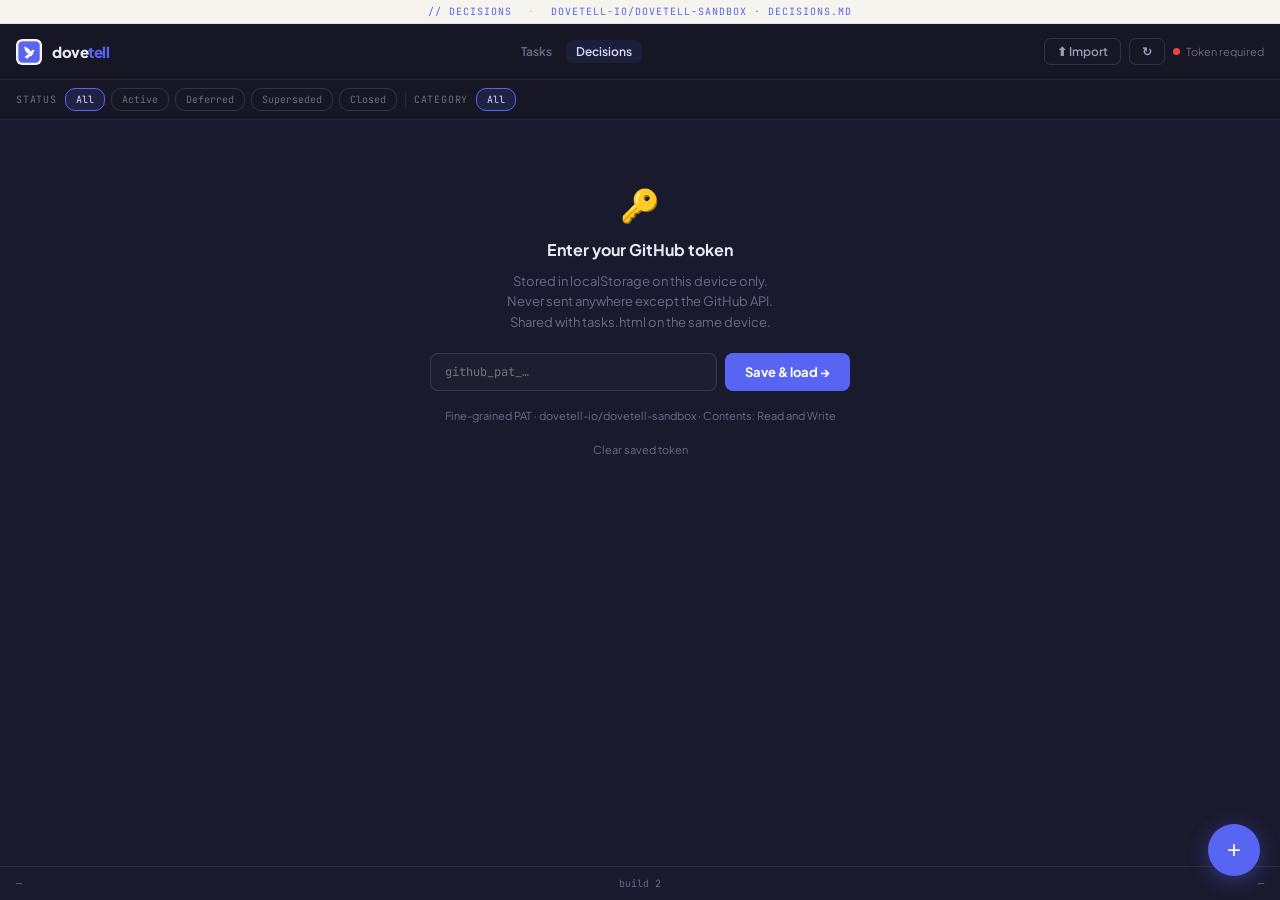
<file: decisions.html>
<!DOCTYPE html>
<html lang="en">
<head>
<meta charset="UTF-8"/>
<meta name="viewport" content="width=device-width, initial-scale=1.0"/>
<title>dovetell — Decisions</title>
<link rel="icon" type="image/png" href="assets/sandbox-favicon.png">
<link rel="apple-touch-icon" href="assets/sandbox-apple-touch-icon.png">
<meta name="apple-mobile-web-app-title" content="dovetell decisions">
<meta name="apple-mobile-web-app-capable" content="yes">
<meta name="apple-mobile-web-app-status-bar-style" content="black-translucent">
<link rel="preconnect" href="https://fonts.googleapis.com"/>
<link rel="preconnect" href="https://fonts.gstatic.com" crossorigin/>
<link href="https://fonts.googleapis.com/css2?family=Plus+Jakarta+Sans:wght@400;500;600;700;800&family=JetBrains+Mono:wght@400;500&display=swap" rel="stylesheet"/>
<style>
*,*::before,*::after{box-sizing:border-box;margin:0;padding:0}
:root{
  --blurple:#5865F2;--blurple-dark:#3B45C4;--blurple-light:#D8DAFD;
  --near-black:#1A1A2E;--surface:#161625;--surface-2:#1E1E30;
  --surface-3:#252538;--border:rgba(255,255,255,0.07);
  --border-2:rgba(255,255,255,0.12);--text:#E8E9F8;--muted:#6B6B8A;
  --muted-2:#9999BB;--cream:#F5F4EF;
  --sans:'Plus Jakarta Sans',sans-serif;--mono:'JetBrains Mono',monospace;
  --green:#22C55E;--amber:#F59E0B;--red:#EF4444;--purple:#A855F7;
  --teal:#14B8A6;--sky:#38BDF8;
}
html,body{height:100%;margin:0}
body{font-family:var(--sans);background:var(--near-black);color:var(--text);min-height:100vh;display:flex;flex-direction:column}

/* BANNER */
.demo-banner{height:24px;width:100%;flex-shrink:0;background:var(--cream);border-bottom:1px solid rgba(88,101,242,0.15);display:flex;align-items:center;justify-content:center;gap:16px;font-family:var(--mono);font-size:10px;letter-spacing:0.1em;text-transform:uppercase;color:var(--blurple)}
.demo-banner-divider{opacity:0.3}

/* NAV */
.topbar{background:var(--surface);border-bottom:1px solid var(--border);padding:0 16px;height:56px;flex-shrink:0;display:flex;align-items:center;justify-content:space-between;gap:12px}
.topbar-logo{display:flex;align-items:center;gap:10px;text-decoration:none;flex-shrink:0}
.logo-img{width:26px;height:26px;border-radius:6px;display:block}
.logo-wordmark{font-size:15px;font-weight:800;letter-spacing:-0.03em;color:var(--text)}
.logo-wordmark span{color:var(--blurple)}
.topbar-right{display:flex;align-items:center;gap:8px}
.btn-sm{display:flex;align-items:center;gap:5px;padding:5px 12px;border-radius:7px;background:transparent;border:1px solid var(--border-2);color:var(--muted-2);font-family:var(--sans);font-size:12px;font-weight:600;cursor:pointer;transition:all 0.15s;white-space:nowrap}
.btn-sm:hover{border-color:var(--blurple);color:var(--blurple-light)}
.status-row{display:flex;align-items:center;gap:6px;flex-shrink:0}
.status-dot{width:7px;height:7px;border-radius:50%;background:var(--green)}
.status-dot.loading{background:var(--amber);animation:pulse 1s infinite}
.status-dot.error{background:var(--red)}
.status-text{font-size:11px;color:var(--muted)}

/* NAV LINKS */
.nav-links{display:flex;align-items:center;gap:4px}
.nav-link{font-size:12px;font-weight:600;color:var(--muted);text-decoration:none;padding:4px 10px;border-radius:6px;transition:all 0.15s}
.nav-link:hover{color:var(--text);background:var(--surface-2)}
.nav-link.active{color:var(--blurple-light);background:rgba(88,101,242,0.1)}

/* FILTER BAR */
.filter-bar{background:var(--surface);border-bottom:1px solid var(--border);padding:8px 16px;display:flex;align-items:center;gap:6px;flex-wrap:wrap;flex-shrink:0;overflow-x:auto;-webkit-overflow-scrolling:touch}
.filter-bar::-webkit-scrollbar{display:none}
.filter-label{font-family:var(--mono);font-size:10px;letter-spacing:0.08em;text-transform:uppercase;color:var(--muted);margin-right:2px;flex-shrink:0}
.filter-pill{font-family:var(--mono);font-size:10px;padding:4px 10px;border-radius:10px;border:1px solid var(--border-2);color:var(--muted);cursor:pointer;transition:all 0.15s;white-space:nowrap;flex-shrink:0;user-select:none}
.filter-pill:hover{border-color:var(--blurple);color:var(--blurple-light)}
.filter-pill.active{background:rgba(88,101,242,0.15);border-color:var(--blurple);color:var(--blurple-light)}
.filter-sep{width:1px;height:16px;background:var(--border);margin:0 2px;flex-shrink:0}

/* STATUS COLOR PILLS */
.filter-pill[data-val="active"].active{background:rgba(34,197,94,0.12);border-color:var(--green);color:var(--green)}
.filter-pill[data-val="deferred"].active{background:rgba(245,158,11,0.12);border-color:var(--amber);color:var(--amber)}
.filter-pill[data-val="superseded"].active{background:rgba(107,107,138,0.15);border-color:var(--muted);color:var(--muted-2)}
.filter-pill[data-val="closed"].active{background:rgba(239,68,68,0.1);border-color:var(--red);color:var(--red)}

/* MAIN */
.main{flex:1;padding:16px;max-width:860px;width:100%;margin:0 auto;padding-bottom:80px}

/* SECTION HEADERS */
.section-head{display:flex;align-items:center;gap:10px;margin:24px 0 10px;padding-bottom:8px;border-bottom:1px solid var(--border)}
.section-head:first-child{margin-top:0}
.section-title{font-size:11px;font-weight:700;letter-spacing:0.1em;text-transform:uppercase;color:var(--muted-2)}
.section-count{font-family:var(--mono);font-size:10px;color:var(--muted);background:var(--surface-2);padding:2px 7px;border-radius:8px}
.status-indicator{width:8px;height:8px;border-radius:50%;flex-shrink:0}
.ind-active{background:var(--green)}
.ind-deferred{background:var(--amber)}
.ind-superseded{background:var(--muted)}
.ind-closed{background:var(--red)}

/* DECISION CARD */
.dec-card{background:var(--surface);border:1px solid var(--border);border-radius:10px;margin-bottom:6px;transition:all 0.15s;overflow:hidden}
.dec-card:hover{border-color:rgba(88,101,242,0.2)}
.dec-card.expanded{border-color:rgba(88,101,242,0.3)}
.dec-card.status-closed{opacity:0.5}
.dec-card.status-superseded{opacity:0.6}
.dec-card.writing{opacity:0.5;pointer-events:none}

/* CARD MAIN ROW */
.dec-row{display:flex;align-items:flex-start;gap:12px;padding:12px 14px;cursor:pointer}
.dec-status-dot{width:8px;height:8px;border-radius:50%;flex-shrink:0;margin-top:5px}
.dec-body{flex:1;min-width:0}
.dec-title{font-size:14px;font-weight:600;color:var(--text);line-height:1.4;margin-bottom:5px}
.dec-card.status-closed .dec-title{text-decoration:line-through;color:var(--muted)}
.dec-card.status-superseded .dec-title{color:var(--muted-2)}
.dec-meta{display:flex;align-items:center;gap:5px;flex-wrap:wrap}
.dec-expand-btn{font-size:11px;color:var(--muted);flex-shrink:0;margin-top:1px;opacity:0.5;transition:opacity 0.15s;user-select:none;padding:2px 4px}
.dec-card:hover .dec-expand-btn{opacity:1}

/* CHIPS */
.chip{font-family:var(--mono);font-size:10px;font-weight:500;padding:2px 7px;border-radius:3px;display:inline-flex;align-items:center}
.chip-active{background:rgba(34,197,94,0.1);color:var(--green)}
.chip-deferred{background:rgba(245,158,11,0.1);color:var(--amber)}
.chip-superseded{background:rgba(107,107,138,0.15);color:var(--muted-2)}
.chip-closed{background:rgba(239,68,68,0.1);color:var(--red)}
.chip-category{background:rgba(88,101,242,0.1);color:var(--blurple-light)}
.chip-date{background:rgba(255,255,255,0.04);color:var(--muted-2)}
.chip-source{background:rgba(168,85,247,0.1);color:#C084FC}
.chip-trigger{background:rgba(20,184,166,0.1);color:var(--teal)}

/* EXPANDED DETAILS */
.dec-details{padding:0 14px 14px 34px;border-top:1px solid var(--border);display:none}
.dec-card.expanded .dec-details{display:block}
.detail-grid{display:grid;grid-template-columns:100px 1fr;gap:5px 12px;margin-top:12px}
.detail-label{font-family:var(--mono);font-size:10px;letter-spacing:0.06em;text-transform:uppercase;color:var(--muted);padding-top:1px;align-self:start}
.detail-value{font-size:12px;color:var(--muted-2);font-family:var(--mono);word-break:break-word}
.detail-rationale{margin-top:10px;padding:10px 12px;background:var(--surface-2);border-radius:6px;font-size:13px;color:var(--text);line-height:1.6;border-left:2px solid rgba(88,101,242,0.3)}
.detail-closure{margin-top:8px;padding:10px 12px;background:rgba(239,68,68,0.05);border-radius:6px;font-size:12px;color:var(--muted-2);line-height:1.6;border-left:2px solid rgba(239,68,68,0.3)}
.detail-closure-label{font-family:var(--mono);font-size:10px;text-transform:uppercase;color:var(--red);opacity:0.7;margin-bottom:4px;letter-spacing:0.06em}
.detail-actions{display:flex;gap:6px;margin-top:12px;flex-wrap:wrap}
.btn-action{font-size:11px;font-weight:600;font-family:var(--sans);padding:5px 12px;border-radius:6px;border:1px solid var(--border-2);color:var(--muted-2);background:transparent;cursor:pointer;transition:all 0.15s}
.btn-action:hover{border-color:var(--blurple);color:var(--blurple-light)}
.btn-action.danger:hover{border-color:var(--red);color:var(--red)}
.btn-action.primary{background:rgba(88,101,242,0.15);border-color:var(--blurple);color:var(--blurple-light)}

/* EDIT MODE */
.edit-panel{padding:12px 14px 14px 34px;border-top:1px solid var(--border);display:none;background:var(--surface-2)}
.dec-card.editing .edit-panel{display:block}
.dec-card.editing .dec-details{display:none}
.edit-field{margin-bottom:10px}
.edit-label{font-family:var(--mono);font-size:10px;letter-spacing:0.08em;text-transform:uppercase;color:var(--muted);display:block;margin-bottom:4px}
.edit-input{width:100%;padding:7px 10px;background:var(--near-black);border:1px solid var(--border-2);border-radius:6px;font-family:var(--sans);font-size:13px;color:var(--text);outline:none;transition:border-color 0.15s}
.edit-input:focus{border-color:var(--blurple)}
.edit-textarea{width:100%;padding:8px 10px;background:var(--near-black);border:1px solid var(--border-2);border-radius:6px;font-family:var(--sans);font-size:13px;color:var(--text);outline:none;resize:vertical;min-height:60px;transition:border-color 0.15s;line-height:1.5}
.edit-textarea:focus{border-color:var(--blurple)}
.edit-select{width:100%;padding:7px 10px;background:var(--near-black);border:1px solid var(--border-2);border-radius:6px;font-family:var(--sans);font-size:13px;color:var(--text);outline:none;appearance:none;cursor:pointer}
.edit-select:focus{border-color:var(--blurple)}
.edit-row-2{display:grid;grid-template-columns:1fr 1fr;gap:8px}
.edit-actions{display:flex;gap:8px;justify-content:flex-end;margin-top:12px}
.btn-edit-cancel{padding:7px 14px;background:transparent;border:1px solid var(--border-2);border-radius:6px;color:var(--muted-2);font-family:var(--sans);font-size:12px;font-weight:600;cursor:pointer;transition:all 0.15s}
.btn-edit-cancel:hover{border-color:var(--red);color:var(--red)}
.btn-edit-save{padding:7px 18px;background:var(--blurple);border:none;border-radius:6px;color:#fff;font-family:var(--sans);font-size:12px;font-weight:700;cursor:pointer;transition:background 0.15s}
.btn-edit-save:hover{background:var(--blurple-dark)}

/* CLOSE DECISION PANEL */
.close-panel{margin-top:10px;padding:12px;background:rgba(239,68,68,0.05);border:1px solid rgba(239,68,68,0.15);border-radius:8px;display:none}
.close-panel.open{display:block}
.close-panel-label{font-family:var(--mono);font-size:10px;text-transform:uppercase;color:var(--red);opacity:0.8;margin-bottom:8px;letter-spacing:0.06em}
.close-panel textarea{width:100%;padding:8px 10px;background:var(--near-black);border:1px solid rgba(239,68,68,0.2);border-radius:6px;font-family:var(--sans);font-size:12px;color:var(--text);outline:none;resize:vertical;min-height:56px;line-height:1.5}
.close-panel textarea:focus{border-color:var(--red)}
.close-panel-actions{display:flex;gap:8px;margin-top:8px;justify-content:flex-end}
.btn-close-decision{padding:6px 14px;background:rgba(239,68,68,0.15);border:1px solid rgba(239,68,68,0.3);border-radius:6px;color:var(--red);font-family:var(--sans);font-size:12px;font-weight:700;cursor:pointer;transition:all 0.15s}
.btn-close-decision:hover{background:rgba(239,68,68,0.25)}

/* FAB */
.fab{position:fixed;bottom:24px;right:20px;width:52px;height:52px;border-radius:50%;background:var(--blurple);border:none;color:#fff;font-size:24px;font-weight:300;cursor:pointer;display:flex;align-items:center;justify-content:center;box-shadow:0 4px 20px rgba(88,101,242,0.4);transition:all 0.2s;z-index:100;line-height:1}
.fab:hover{background:var(--blurple-dark);transform:scale(1.05);box-shadow:0 6px 24px rgba(88,101,242,0.5)}
.fab:active{transform:scale(0.97)}

/* ADD SHEET — slides up from bottom on mobile */
.add-sheet-overlay{position:fixed;inset:0;background:rgba(0,0,0,0.5);z-index:150;opacity:0;pointer-events:none;transition:opacity 0.25s}
.add-sheet-overlay.open{opacity:1;pointer-events:all}
.add-sheet{position:fixed;bottom:0;left:0;right:0;background:var(--surface);border-top:1px solid var(--border-2);border-radius:16px 16px 0 0;padding:20px 16px 32px;z-index:160;transform:translateY(100%);transition:transform 0.3s cubic-bezier(0.4,0,0.2,1);max-height:92vh;overflow-y:auto;-webkit-overflow-scrolling:touch}
.add-sheet.open{transform:translateY(0)}
.sheet-handle{width:36px;height:4px;background:var(--border-2);border-radius:2px;margin:0 auto 20px}
.sheet-title{font-size:15px;font-weight:700;color:var(--text);margin-bottom:16px}
.form-field{margin-bottom:12px}
.form-label{font-family:var(--mono);font-size:10px;letter-spacing:0.08em;text-transform:uppercase;color:var(--muted);display:block;margin-bottom:5px}
.form-input{width:100%;padding:10px 12px;background:var(--surface-2);border:1px solid var(--border-2);border-radius:8px;font-family:var(--sans);font-size:14px;color:var(--text);outline:none;transition:border-color 0.15s;-webkit-appearance:none}
.form-input:focus{border-color:var(--blurple)}
.form-input::placeholder{color:var(--muted)}
.form-select{width:100%;padding:10px 12px;background:var(--surface-2);border:1px solid var(--border-2);border-radius:8px;font-family:var(--sans);font-size:14px;color:var(--text);outline:none;-webkit-appearance:none;cursor:pointer}
.form-select:focus{border-color:var(--blurple)}
.form-textarea{width:100%;padding:10px 12px;background:var(--surface-2);border:1px solid var(--border-2);border-radius:8px;font-family:var(--sans);font-size:14px;color:var(--text);outline:none;resize:vertical;min-height:80px;line-height:1.5;transition:border-color 0.15s}
.form-textarea:focus{border-color:var(--blurple)}
.form-row-2{display:grid;grid-template-columns:1fr 1fr;gap:10px}
.tag-picker{display:flex;flex-wrap:wrap;gap:6px;padding:6px 0}
.tag-option{font-family:var(--mono);font-size:10px;padding:4px 10px;border-radius:10px;border:1px solid var(--border-2);color:var(--muted);cursor:pointer;transition:all 0.15s;user-select:none}
.tag-option:hover{border-color:var(--blurple);color:var(--blurple-light)}
.tag-option.selected{background:rgba(88,101,242,0.15);border-color:var(--blurple);color:var(--blurple-light)}
.tag-custom-row{display:flex;gap:8px;margin-top:6px}
.tag-custom-input{flex:1;padding:8px 10px;background:var(--surface-2);border:1px solid var(--border-2);border-radius:7px;font-family:var(--mono);font-size:11px;color:var(--text);outline:none}
.tag-custom-input:focus{border-color:var(--blurple)}
.tag-add-btn{padding:8px 14px;background:transparent;border:1px solid var(--border-2);border-radius:7px;color:var(--muted-2);font-size:12px;font-weight:600;cursor:pointer;transition:all 0.15s;font-family:var(--sans)}
.tag-add-btn:hover{border-color:var(--blurple);color:var(--blurple-light)}
.sheet-actions{display:flex;gap:8px;margin-top:16px}
.btn-sheet-cancel{flex:1;padding:12px;background:transparent;border:1px solid var(--border-2);border-radius:8px;color:var(--muted-2);font-family:var(--sans);font-size:14px;font-weight:600;cursor:pointer;transition:all 0.15s}
.btn-sheet-cancel:hover{border-color:var(--red);color:var(--red)}
.btn-sheet-save{flex:2;padding:12px;background:var(--blurple);border:none;border-radius:8px;color:#fff;font-family:var(--sans);font-size:14px;font-weight:700;cursor:pointer;transition:background 0.15s}
.btn-sheet-save:hover{background:var(--blurple-dark)}

/* TOAST */
.toast{position:fixed;bottom:88px;left:50%;transform:translateX(-50%) translateY(8px);background:var(--surface-2);border:1px solid var(--border-2);border-radius:9px;padding:10px 18px;font-size:13px;font-weight:500;color:var(--text);display:flex;align-items:center;gap:10px;opacity:0;transition:all 0.25s;pointer-events:none;z-index:200;white-space:nowrap}
.toast.show{opacity:1;transform:translateX(-50%) translateY(0)}
.toast.success{border-color:rgba(34,197,94,0.3)}
.toast.error-state{border-color:rgba(239,68,68,0.3)}

/* BULK IMPORT SHEET */
.bulk-sheet{position:fixed;bottom:0;left:0;right:0;background:var(--surface);border-top:1px solid var(--border-2);border-radius:16px 16px 0 0;padding:20px 16px 32px;z-index:160;transform:translateY(100%);transition:transform 0.3s cubic-bezier(0.4,0,0.2,1);max-height:92vh;overflow-y:auto;-webkit-overflow-scrolling:touch}
.bulk-sheet.open{transform:translateY(0)}
.bulk-title{font-size:15px;font-weight:700;color:var(--text);margin-bottom:4px}
.bulk-sub{font-size:12px;color:var(--muted);margin-bottom:14px}
.bulk-textarea{width:100%;min-height:140px;padding:10px 12px;background:var(--surface-2);border:1px solid var(--border-2);border-radius:8px;font-family:var(--mono);font-size:11px;color:var(--text);outline:none;resize:vertical;line-height:1.6;transition:border-color 0.15s}
.bulk-textarea:focus{border-color:var(--blurple)}
.bulk-parse-btn{width:100%;margin-top:10px;padding:11px;background:var(--surface-2);border:1px solid var(--border-2);border-radius:8px;color:var(--muted-2);font-family:var(--sans);font-size:13px;font-weight:600;cursor:pointer;transition:all 0.15s}
.bulk-parse-btn:hover{border-color:var(--blurple);color:var(--blurple-light)}
.bulk-preview{margin-top:14px;display:none}
.bulk-preview.visible{display:block}
.preview-head{font-family:var(--mono);font-size:10px;text-transform:uppercase;letter-spacing:0.08em;color:var(--muted);margin-bottom:8px}
.preview-item{background:var(--surface-2);border:1px solid var(--border);border-radius:8px;padding:10px 12px;margin-bottom:6px;display:flex;align-items:flex-start;gap:10px}
.preview-item.is-dupe{border-color:rgba(245,158,11,0.3);background:rgba(245,158,11,0.04)}
.preview-item.is-new{border-color:rgba(34,197,94,0.2)}
.preview-check{width:16px;height:16px;border-radius:3px;border:2px solid var(--border-2);flex-shrink:0;display:flex;align-items:center;justify-content:center;cursor:pointer;margin-top:1px;transition:all 0.15s}
.preview-check.checked{background:var(--blurple);border-color:var(--blurple)}
.preview-check.checked::after{content:'✓';font-size:9px;font-weight:700;color:#fff}
.preview-check.dupe-check{border-color:var(--amber)}
.preview-body{flex:1;min-width:0}
.preview-title{font-size:13px;font-weight:600;color:var(--text);margin-bottom:3px;line-height:1.4}
.preview-meta{display:flex;gap:5px;flex-wrap:wrap}
.preview-badge{font-family:var(--mono);font-size:10px;padding:1px 6px;border-radius:3px}
.badge-new{background:rgba(34,197,94,0.1);color:var(--green)}
.badge-dupe{background:rgba(245,158,11,0.12);color:var(--amber)}
.badge-id{background:rgba(88,101,242,0.1);color:var(--blurple-light)}
.preview-summary{font-size:12px;color:var(--muted);margin:10px 0 6px;font-family:var(--mono)}
.bulk-actions{display:flex;gap:8px;margin-top:14px}
.btn-bulk-cancel{flex:1;padding:11px;background:transparent;border:1px solid var(--border-2);border-radius:8px;color:var(--muted-2);font-family:var(--sans);font-size:13px;font-weight:600;cursor:pointer;transition:all 0.15s}
.btn-bulk-cancel:hover{border-color:var(--red);color:var(--red)}
.btn-bulk-commit{flex:2;padding:11px;background:var(--blurple);border:none;border-radius:8px;color:#fff;font-family:var(--sans);font-size:13px;font-weight:700;cursor:pointer;transition:background 0.15s}
.btn-bulk-commit:hover{background:var(--blurple-dark)}
.btn-bulk-commit:disabled{opacity:0.4;cursor:not-allowed}

/* EMPTY / TOKEN */
.empty{text-align:center;padding:48px 24px;color:var(--muted)}
.empty-icon{font-size:32px;margin-bottom:12px}
.empty-text{font-size:14px;line-height:1.6}

/* FOOTER */
.footer{padding:10px 16px;border-top:1px solid var(--border);display:flex;align-items:center;justify-content:space-between;font-family:var(--mono);font-size:10px;color:var(--muted);flex-shrink:0}

@keyframes pulse{0%,100%{opacity:1}50%{opacity:0.4}}
</style>
</head>
<body>

<!-- build:2 · 2026-05-03 · bulk import + rev log -->
<div class="demo-banner">
  <span>// Decisions</span>
  <span class="demo-banner-divider">·</span>
  <span>dovetell-io/dovetell-sandbox · decisions.md</span>
</div>

<div class="topbar">
  <div class="topbar-logo">
    <img src="assets/sandbox-apple-touch-icon.png" class="logo-img" alt="dovetell"/>
    <div class="logo-wordmark">dove<span>tell</span></div>
  </div>
  <div class="nav-links">
    <a href="index.html" class="nav-link">Tasks</a>
    <a href="decisions.html" class="nav-link active">Decisions</a>
  </div>
  <div class="topbar-right">
    <button class="btn-sm" onclick="openBulkSheet()">⬆ Import</button>
    <button class="btn-sm" id="sync-btn" onclick="loadDecisions()">↻</button>
    <div class="status-row">
      <div class="status-dot loading" id="status-dot"></div>
      <span class="status-text" id="status-text">Loading…</span>
    </div>
  </div>
</div>

<div class="filter-bar">
  <span class="filter-label">Status</span>
  <div class="filter-pill active" onclick="setFilter('status','all')" data-filter="status" data-val="all">All</div>
  <div class="filter-pill" onclick="setFilter('status','active')" data-filter="status" data-val="active">Active</div>
  <div class="filter-pill" onclick="setFilter('status','deferred')" data-filter="status" data-val="deferred">Deferred</div>
  <div class="filter-pill" onclick="setFilter('status','superseded')" data-filter="status" data-val="superseded">Superseded</div>
  <div class="filter-pill" onclick="setFilter('status','closed')" data-filter="status" data-val="closed">Closed</div>
  <div class="filter-sep"></div>
  <span class="filter-label">Category</span>
  <div class="filter-pill active" onclick="setFilter('category','all')" data-filter="category" data-val="all">All</div>
</div>

<div class="main" id="main">
  <div class="empty"><div class="empty-icon">⋯</div><div class="empty-text">Loading decisions…</div></div>
</div>

<div class="footer">
  <span id="footer-path">—</span>
  <span id="footer-build" style="color:var(--muted)">build 2</span>
  <span id="footer-sha">—</span>
</div>

<!-- BULK IMPORT SHEET -->
<div class="add-sheet-overlay" id="bulk-overlay" onclick="closeBulkSheet()"></div>
<div class="bulk-sheet" id="bulk-sheet">
  <div class="sheet-handle"></div>
  <div class="bulk-title">Bulk import decisions</div>
  <div class="bulk-sub">Paste markdown decision blocks. Preview before committing.</div>
  <textarea class="bulk-textarea" id="bulk-input" placeholder="- [ ] Decision title&#10;  id:decision-xxxxxxxx&#10;  date:2026-05-03&#10;  category:#product #strategy&#10;  rationale:Why this was decided&#10;  status:active&#10;  source:claude-a3f7c291&#10;&#10;- [ ] Another decision&#10;  ..."></textarea>
  <button class="bulk-parse-btn" onclick="parseBulkInput()">Preview import →</button>
  <div class="bulk-preview" id="bulk-preview">
    <div class="preview-summary" id="preview-summary"></div>
    <div id="preview-list"></div>
    <div class="bulk-actions">
      <button class="btn-bulk-cancel" onclick="closeBulkSheet()">Cancel</button>
      <button class="btn-bulk-commit" id="bulk-commit-btn" onclick="commitBulkImport()">Commit selected →</button>
    </div>
  </div>
</div>

<!-- FAB -->
<button class="fab" onclick="openAddSheet()" title="Add decision">+</button>

<!-- ADD SHEET -->
<div class="add-sheet-overlay" id="sheet-overlay" onclick="closeAddSheet()"></div>
<div class="add-sheet" id="add-sheet">
  <div class="sheet-handle"></div>
  <div class="sheet-title">New decision</div>

  <div class="form-field">
    <label class="form-label">Decision *</label>
    <input class="form-input" type="text" id="new-decision" placeholder="What was decided?"/>
  </div>
  <div class="form-field">
    <label class="form-label">Rationale</label>
    <textarea class="form-textarea" id="new-rationale" placeholder="Why was this decided?"></textarea>
  </div>
  <div class="form-row-2">
    <div class="form-field">
      <label class="form-label">Status</label>
      <select class="form-select" id="new-status">
        <option value="active" selected>Active</option>
        <option value="deferred">Deferred</option>
      </select>
    </div>
    <div class="form-field">
      <label class="form-label">Source</label>
      <input class="form-input" type="text" id="new-source" placeholder="john or claude-xxxxxxxx"/>
    </div>
  </div>
  <div class="form-field" id="trigger-field" style="display:none">
    <label class="form-label">Trigger (deferred only)</label>
    <input class="form-input" type="text" id="new-trigger" placeholder="When to revisit…"/>
  </div>
  <div class="form-field">
    <label class="form-label">Categories</label>
    <div class="tag-picker" id="cat-picker"></div>
    <div class="tag-custom-row">
      <input class="tag-custom-input" id="custom-cat-input" type="text" placeholder="#new-category" onkeydown="if(event.key==='Enter')addCustomCat()"/>
      <button class="tag-add-btn" onclick="addCustomCat()">+ Add</button>
    </div>
  </div>
  <div class="sheet-actions">
    <button class="btn-sheet-cancel" onclick="closeAddSheet()">Cancel</button>
    <button class="btn-sheet-save" onclick="saveNewDecision()">Save →</button>
  </div>
</div>

<div class="toast" id="toast"></div>

<script>
// ─────────────────────────────────────────
// CONFIG
// ─────────────────────────────────────────
const CONFIG = {
  owner: 'dovetell-io',
  repo: 'dovetell-sandbox',
  path: 'decisions.md',
  token: null,
  timezone: 'America/New_York',
  tzLabel: 'ET',
  sessionId: 'a3f7c291'
}

// ─────────────────────────────────────────
// STATE
// ─────────────────────────────────────────
let currentSha = null
let currentContent = ''
let isSaving = false
let filters = { status: 'all', category: 'all' }
let expandedDecisions = new Set()
let editingDecision = null
let closingDecision = null
let knownCategories = new Set()
let selectedCats = new Set()

// ─────────────────────────────────────────
// NANOID
// ─────────────────────────────────────────
function nanoid(len = 8) {
  const chars = 'abcdefghijklmnopqrstuvwxyz0123456789'
  let id = ''
  const arr = new Uint8Array(len)
  crypto.getRandomValues(arr)
  arr.forEach(n => id += chars[n % chars.length])
  return id
}

// ─────────────────────────────────────────
// GITHUB API
// ─────────────────────────────────────────
async function githubGet(path) {
  const res = await fetch(
    `https://api.github.com/repos/${CONFIG.owner}/${CONFIG.repo}/contents/${path}`,
    { headers: { 'Authorization': `Bearer ${CONFIG.token}`, 'Accept': 'application/vnd.github.v3+json' } }
  )
  if (!res.ok) throw new Error(`GitHub ${res.status}: ${res.statusText}`)
  return res.json()
}

async function githubPut(path, content, sha, message) {
  const res = await fetch(
    `https://api.github.com/repos/${CONFIG.owner}/${CONFIG.repo}/contents/${path}`,
    {
      method: 'PUT',
      headers: {
        'Authorization': `Bearer ${CONFIG.token}`,
        'Accept': 'application/vnd.github.v3+json',
        'Content-Type': 'application/json'
      },
      body: JSON.stringify({
        message,
        content: btoa(unescape(encodeURIComponent(content))),
        sha
      })
    }
  )
  if (!res.ok) {
    const err = await res.json().catch(() => ({}))
    throw new Error(err.message || `GitHub ${res.status}`)
  }
  return res.json()
}

// ─────────────────────────────────────────
// TIMESTAMPS
// ─────────────────────────────────────────
function nowTimestamp() {
  const now = new Date()
  const opts = { timeZone: CONFIG.timezone, year: 'numeric', month: '2-digit', day: '2-digit', hour: '2-digit', minute: '2-digit', hour12: false }
  const p = new Intl.DateTimeFormat('en-US', opts).formatToParts(now)
  const g = t => p.find(x => x.type === t).value
  return `${g('year')}-${g('month')}-${g('day')}T${g('hour')}:${g('minute')} ${CONFIG.tzLabel}`
}

function todayDate() {
  const now = new Date()
  const opts = { timeZone: CONFIG.timezone, year: 'numeric', month: '2-digit', day: '2-digit' }
  const p = new Intl.DateTimeFormat('en-US', opts).formatToParts(now)
  const g = t => p.find(x => x.type === t).value
  return `${g('year')}-${g('month')}-${g('day')}`
}

// ─────────────────────────────────────────
// PARSER
// ─────────────────────────────────────────
function parseDecisions(md) {
  const lines = md.split('\n')
  const decisions = []
  let dec = null

  for (let i = 0; i < lines.length; i++) {
    const line = lines[i]
    // Match bullet decisions: - [ ] or - [x] or just - 
    const m = line.match(/^- \[([ x])\] (.+)/) || line.match(/^- ([^[\n].+)/)
    if (m) {
      if (dec) decisions.push(dec)
      const isCheckbox = line.match(/^- \[([ x])\] (.+)/)
      dec = {
        closed: isCheckbox ? isCheckbox[1] === 'x' : false,
        title: isCheckbox ? isCheckbox[2].trim() : m[1].trim(),
        lineIndex: i,
        id: null,
        date: null,
        category: [],
        rationale: null,
        status: 'active',
        source: null,
        closedBy: null,
        closedDate: null,
        closureStatement: null,
        trigger: null
      }
      continue
    }
    if (dec && /^  /.test(line) && line.trim()) {
      const meta = line.trim()
      const cats = meta.match(/#[\w-]+/g)
      if (cats) { dec.category.push(...cats); cats.forEach(c => knownCategories.add(c)) }
      const id = meta.match(/^id:(decision-[\w-]+)/); if (id) dec.id = id[1]
      const date = meta.match(/^date:([\d-]+)/); if (date) dec.date = date[1]
      const rat = meta.match(/^rationale:(.+)/); if (rat) dec.rationale = rat[1]
      const status = meta.match(/^status:(\w+)/); if (status) dec.status = status[1].toLowerCase()
      const src = meta.match(/^source:([\S]+)/); if (src) dec.source = src[1]
      const closedBy = meta.match(/^closed-by:([\S]+)/); if (closedBy) dec.closedBy = closedBy[1]
      const closedDate = meta.match(/^closed-date:([\S]+)/); if (closedDate) dec.closedDate = closedDate[1]
      const cs = meta.match(/^closure-statement:(.+)/); if (cs) dec.closureStatement = cs[1]
      const trigger = meta.match(/^trigger:(.+)/); if (trigger) dec.trigger = trigger[1]
    }
    if (dec && !/^  /.test(line) && line.trim() && !/^- /.test(line) && !/^#/.test(line) && !/^<!/.test(line)) {
      if (dec) decisions.push(dec)
      dec = null
    }
  }
  if (dec) decisions.push(dec)
  return decisions
}

// ─────────────────────────────────────────
// RENDER
// ─────────────────────────────────────────
const STATUS_ORDER = { active: 0, deferred: 1, superseded: 2, closed: 3 }

function renderDecisions(decisions) {
  const main = document.getElementById('main')
  if (!decisions.length) {
    main.innerHTML = `<div class="empty"><div class="empty-icon">✓</div><div class="empty-text">No decisions in decisions.md</div></div>`
    return
  }

  // Update category filters dynamically
  renderCategoryFilters()

  let filtered = decisions.filter(d => {
    if (filters.status !== 'all' && d.status !== filters.status) return false
    if (filters.category !== 'all' && !d.category.includes(filters.category)) return false
    return true
  })

  // Sort by status order, then by date desc within status
  filtered.sort((a, b) => {
    const so = STATUS_ORDER[a.status||'active'] - STATUS_ORDER[b.status||'active']
    if (so !== 0) return so
    return (b.date||'').localeCompare(a.date||'')
  })

  const groups = [
    { key: 'active', label: 'Active', ind: 'ind-active', items: filtered.filter(d => d.status === 'active') },
    { key: 'deferred', label: 'Deferred', ind: 'ind-deferred', items: filtered.filter(d => d.status === 'deferred') },
    { key: 'superseded', label: 'Superseded', ind: 'ind-superseded', items: filtered.filter(d => d.status === 'superseded') },
    { key: 'closed', label: 'Closed', ind: 'ind-closed', items: filtered.filter(d => d.status === 'closed') },
  ]

  let html = ''
  let totalShown = 0

  for (const group of groups) {
    if (!group.items.length) continue
    // If filtering by status, skip section headers
    if (filters.status === 'all') {
      html += `<div class="section-head">
        <div class="status-indicator ${group.ind}"></div>
        <span class="section-title">${group.label}</span>
        <span class="section-count">${group.items.length}</span>
      </div>`
    }
    group.items.forEach(d => { html += renderCard(d) })
    totalShown += group.items.length
  }

  if (!totalShown) {
    html = `<div class="empty"><div class="empty-icon">—</div><div class="empty-text">No decisions match this filter</div></div>`
  }

  main.innerHTML = html
  document.getElementById('footer-path').textContent = `${CONFIG.owner}/${CONFIG.repo}/${CONFIG.path}`
  document.getElementById('footer-sha').textContent = currentSha ? `sha: ${currentSha.slice(0,7)}` : '—'
  
  const active = decisions.filter(d => d.status === 'active').length
  const deferred = decisions.filter(d => d.status === 'deferred').length
  setStatus('ready', `${active} active · ${deferred} deferred`)

  expandedDecisions.forEach(idx => {
    const el = document.getElementById(`dec-${idx}`)
    if (el) el.classList.add('expanded')
  })
}

function renderCard(dec) {
  const isExpanded = expandedDecisions.has(dec.lineIndex)
  const statusDotClass = {active:'ind-active',deferred:'ind-deferred',superseded:'ind-superseded',closed:'ind-closed'}[dec.status] || 'ind-active'
  const isEditing = editingDecision === dec.lineIndex
  const isClosing = closingDecision === dec.lineIndex

  return `
    <div class="dec-card status-${dec.status} ${isExpanded||isEditing?'expanded':''} ${isEditing?'editing':''}" id="dec-${dec.lineIndex}">
      <div class="dec-row" onclick="toggleExpand(${dec.lineIndex})">
        <div class="dec-status-dot ${statusDotClass}"></div>
        <div class="dec-body">
          <div class="dec-title">${dec.title}</div>
          <div class="dec-meta">
            <span class="chip chip-${dec.status}">${dec.status}</span>
            ${dec.category.map(c=>`<span class="chip chip-category">${c}</span>`).join('')}
            ${dec.date ? `<span class="chip chip-date">${dec.date}</span>` : ''}
            ${dec.source ? `<span class="chip chip-source">${dec.source}</span>` : ''}
            ${dec.trigger ? `<span class="chip chip-trigger">⏎ ${dec.trigger}</span>` : ''}
          </div>
        </div>
        <div class="dec-expand-btn">${isExpanded||isEditing?'▲':'▼'}</div>
      </div>

      <div class="dec-details">
        ${dec.rationale ? `<div class="detail-rationale">${dec.rationale}</div>` : ''}
        <div class="detail-grid">
          ${dec.id ? `<span class="detail-label">ID</span><span class="detail-value">${dec.id}</span>` : ''}
          ${dec.date ? `<span class="detail-label">Date</span><span class="detail-value">${dec.date}</span>` : ''}
          ${dec.source ? `<span class="detail-label">Source</span><span class="detail-value">${dec.source}</span>` : ''}
          ${dec.trigger ? `<span class="detail-label">Trigger</span><span class="detail-value">${dec.trigger}</span>` : ''}
        </div>
        ${dec.closureStatement ? `
          <div class="detail-closure">
            <div class="detail-closure-label">Closure · ${dec.closedBy||'—'} · ${dec.closedDate||'—'}</div>
            ${dec.closureStatement}
          </div>` : ''}
        <div class="detail-actions">
          <button class="btn-action" onclick="event.stopPropagation();startEdit(${dec.lineIndex})">Edit</button>
          ${dec.status !== 'closed' && dec.status !== 'superseded' ? `
            <button class="btn-action danger" onclick="event.stopPropagation();toggleClosePanel(${dec.lineIndex})">Close decision</button>
            ${dec.status === 'active' ? `<button class="btn-action" onclick="event.stopPropagation();markSuperseded(${dec.lineIndex})">Mark superseded</button>` : ''}
          ` : ''}
        </div>
        <div class="close-panel ${isClosing?'open':''}" id="close-panel-${dec.lineIndex}" onclick="event.stopPropagation()">
          <div class="close-panel-label">Close this decision</div>
          <textarea id="closure-text-${dec.lineIndex}" placeholder="Why is this decision being closed?"></textarea>
          <div class="close-panel-actions">
            <button class="btn-action" onclick="toggleClosePanel(${dec.lineIndex})">Cancel</button>
            <button class="btn-close-decision" onclick="confirmClose(${dec.lineIndex})">Confirm close</button>
          </div>
        </div>
      </div>

      <div class="edit-panel" onclick="event.stopPropagation()">
        <div class="edit-field">
          <label class="edit-label">Decision</label>
          <input class="edit-input" id="edit-title-${dec.lineIndex}" type="text" value="${escHtml(dec.title)}"/>
        </div>
        <div class="edit-field">
          <label class="edit-label">Rationale</label>
          <textarea class="edit-textarea" id="edit-rationale-${dec.lineIndex}">${escHtml(dec.rationale||'')}</textarea>
        </div>
        <div class="edit-row-2">
          <div class="edit-field">
            <label class="edit-label">Status</label>
            <select class="edit-select" id="edit-status-${dec.lineIndex}">
              <option value="active" ${dec.status==='active'?'selected':''}>Active</option>
              <option value="deferred" ${dec.status==='deferred'?'selected':''}>Deferred</option>
              <option value="superseded" ${dec.status==='superseded'?'selected':''}>Superseded</option>
              <option value="closed" ${dec.status==='closed'?'selected':''}>Closed</option>
            </select>
          </div>
          <div class="edit-field">
            <label class="edit-label">Source</label>
            <input class="edit-input" id="edit-source-${dec.lineIndex}" type="text" value="${escHtml(dec.source||'')}"/>
          </div>
        </div>
        <div class="edit-field">
          <label class="edit-label">Trigger (deferred only)</label>
          <input class="edit-input" id="edit-trigger-${dec.lineIndex}" type="text" value="${escHtml(dec.trigger||'')}"/>
        </div>
        <div class="edit-actions">
          <button class="btn-edit-cancel" onclick="cancelEdit(${dec.lineIndex})">Cancel</button>
          <button class="btn-edit-save" onclick="saveEdit(${dec.lineIndex})">Save →</button>
        </div>
      </div>
    </div>`
}

function escHtml(str) {
  return (str||'').replace(/&/g,'&amp;').replace(/"/g,'&quot;').replace(/</g,'&lt;').replace(/>/g,'&gt;')
}

// ─────────────────────────────────────────
// CATEGORY FILTERS (dynamic)
// ─────────────────────────────────────────
function renderCategoryFilters() {
  const bar = document.querySelector('.filter-bar')
  // Remove existing dynamic cat pills
  bar.querySelectorAll('[data-filter="category"]:not([data-val="all"])').forEach(el => el.remove())
  const allCats = [...knownCategories].sort()
  const sep = bar.querySelector('.filter-sep')
  allCats.forEach(cat => {
    const pill = document.createElement('div')
    pill.className = `filter-pill${filters.category === cat ? ' active' : ''}`
    pill.setAttribute('data-filter', 'category')
    pill.setAttribute('data-val', cat)
    pill.textContent = cat
    pill.onclick = () => setFilter('category', cat)
    bar.appendChild(pill)
  })
}

// ─────────────────────────────────────────
// EXPAND / COLLAPSE
// ─────────────────────────────────────────
function toggleExpand(lineIndex) {
  if (editingDecision === lineIndex) return
  if (expandedDecisions.has(lineIndex)) {
    expandedDecisions.delete(lineIndex)
  } else {
    expandedDecisions.add(lineIndex)
  }
  const card = document.getElementById(`dec-${lineIndex}`)
  if (card) {
    card.classList.toggle('expanded', expandedDecisions.has(lineIndex))
    const btn = card.querySelector('.dec-expand-btn')
    if (btn) btn.textContent = expandedDecisions.has(lineIndex) ? '▲' : '▼'
  }
}

// ─────────────────────────────────────────
// FILTERS
// ─────────────────────────────────────────
function setFilter(type, val) {
  filters[type] = val
  document.querySelectorAll(`[data-filter="${type}"]`).forEach(el => {
    el.classList.toggle('active', el.dataset.val === val)
  })
  renderDecisions(parseDecisions(currentContent))
}

// ─────────────────────────────────────────
// EDIT
// ─────────────────────────────────────────
function startEdit(lineIndex) {
  expandedDecisions.add(lineIndex)
  editingDecision = lineIndex
  closingDecision = null
  renderDecisions(parseDecisions(currentContent))
  const input = document.getElementById(`edit-title-${lineIndex}`)
  if (input) { input.focus(); input.select() }
}

function cancelEdit(lineIndex) {
  editingDecision = null
  renderDecisions(parseDecisions(currentContent))
}

async function saveEdit(lineIndex) {
  if (isSaving) return
  const decisions = parseDecisions(currentContent)
  const dec = decisions.find(d => d.lineIndex === lineIndex)
  if (!dec) return

  const newTitle = document.getElementById(`edit-title-${lineIndex}`)?.value.trim()
  const newRationale = document.getElementById(`edit-rationale-${lineIndex}`)?.value.trim()
  const newStatus = document.getElementById(`edit-status-${lineIndex}`)?.value
  const newSource = document.getElementById(`edit-source-${lineIndex}`)?.value.trim()
  const newTrigger = document.getElementById(`edit-trigger-${lineIndex}`)?.value.trim()

  if (!newTitle) { showToast('Decision title is required', 'error-state'); return }

  isSaving = true
  const card = document.getElementById(`dec-${lineIndex}`)
  if (card) card.classList.add('writing')

  try {
    const newContent = rewriteDecisionInMarkdown(currentContent, dec, {
      title: newTitle,
      rationale: newRationale || dec.rationale,
      status: newStatus || dec.status,
      source: newSource || dec.source,
      trigger: newTrigger || null,
      closedBy: dec.closedBy,
      closedDate: dec.closedDate,
      closureStatement: dec.closureStatement
    })
    const result = await githubPut(CONFIG.path, newContent, currentSha,
      `decisions: edit "${newTitle.slice(0,50)}" · ${nowTimestamp()}`)
    currentContent = newContent
    currentSha = result.content.sha
    editingDecision = null
    renderDecisions(parseDecisions(currentContent))
    showToast('✓ Decision updated · committed', 'success')
  } catch (err) {
    showToast(`Error: ${err.message}`, 'error-state')
    if (err.message.includes('401')) { handleAuthError() }
  }
  isSaving = false
}

// ─────────────────────────────────────────
// CLOSE DECISION
// ─────────────────────────────────────────
function toggleClosePanel(lineIndex) {
  closingDecision = closingDecision === lineIndex ? null : lineIndex
  const panel = document.getElementById(`close-panel-${lineIndex}`)
  if (panel) panel.classList.toggle('open', closingDecision === lineIndex)
  if (closingDecision === lineIndex) {
    const ta = document.getElementById(`closure-text-${lineIndex}`)
    if (ta) setTimeout(() => ta.focus(), 50)
  }
}

async function confirmClose(lineIndex) {
  if (isSaving) return
  const decisions = parseDecisions(currentContent)
  const dec = decisions.find(d => d.lineIndex === lineIndex)
  if (!dec) return

  const statement = document.getElementById(`closure-text-${lineIndex}`)?.value.trim()
  if (!statement) { showToast('Closure statement is required', 'error-state'); return }

  isSaving = true
  const card = document.getElementById(`dec-${lineIndex}`)
  if (card) card.classList.add('writing')

  try {
    const newContent = rewriteDecisionInMarkdown(currentContent, dec, {
      title: dec.title,
      rationale: dec.rationale,
      status: 'closed',
      source: dec.source,
      trigger: null,
      closedBy: `claude-${CONFIG.sessionId}`,
      closedDate: todayDate(),
      closureStatement: statement
    })
    const result = await githubPut(CONFIG.path, newContent, currentSha,
      `decisions: close "${dec.title.slice(0,50)}" · ${nowTimestamp()}`)
    currentContent = newContent
    currentSha = result.content.sha
    closingDecision = null
    expandedDecisions.delete(lineIndex)
    renderDecisions(parseDecisions(currentContent))
    showToast('✓ Decision closed · committed', 'success')
  } catch (err) {
    showToast(`Error: ${err.message}`, 'error-state')
    if (err.message.includes('401')) { handleAuthError() }
  }
  isSaving = false
}

async function markSuperseded(lineIndex) {
  if (isSaving) return
  const decisions = parseDecisions(currentContent)
  const dec = decisions.find(d => d.lineIndex === lineIndex)
  if (!dec) return

  isSaving = true
  try {
    const newContent = rewriteDecisionInMarkdown(currentContent, dec, {
      ...dec, status: 'superseded'
    })
    const result = await githubPut(CONFIG.path, newContent, currentSha,
      `decisions: supersede "${dec.title.slice(0,50)}" · ${nowTimestamp()}`)
    currentContent = newContent
    currentSha = result.content.sha
    renderDecisions(parseDecisions(currentContent))
    showToast('✓ Marked superseded · committed', 'success')
  } catch (err) {
    showToast(`Error: ${err.message}`, 'error-state')
    if (err.message.includes('401')) { handleAuthError() }
  }
  isSaving = false
}

// ─────────────────────────────────────────
// MARKDOWN REWRITER
// ─────────────────────────────────────────
function rewriteDecisionInMarkdown(md, dec, updates) {
  const lines = md.split('\n')
  // Find the end of this decision's block
  let endLine = lines.length
  for (let i = dec.lineIndex + 1; i < lines.length; i++) {
    if (!/^  /.test(lines[i]) && lines[i].trim() && !/^<!--/.test(lines[i].trim())) {
      endLine = i
      break
    }
  }

  // Build new block
  let block = `- [ ] ${updates.title}\n`
  if (dec.id) block += `  id:${dec.id}\n`
  if (dec.date) block += `  date:${dec.date}\n`
  if (dec.category.length) block += `  category:${dec.category.join(' ')}\n`
  if (updates.rationale) block += `  rationale:${updates.rationale}\n`
  block += `  status:${updates.status}\n`
  if (updates.source) block += `  source:${updates.source}\n`
  if (updates.trigger && updates.status === 'deferred') block += `  trigger:${updates.trigger}\n`
  if (updates.closedBy) block += `  closed-by:${updates.closedBy}\n`
  if (updates.closedDate) block += `  closed-date:${updates.closedDate}\n`
  if (updates.closureStatement) block += `  closure-statement:${updates.closureStatement}\n`

  lines.splice(dec.lineIndex, endLine - dec.lineIndex, ...block.trimEnd().split('\n'))
  return lines.join('\n')
}

// ─────────────────────────────────────────
// ADD SHEET
// ─────────────────────────────────────────
function openAddSheet() {
  document.getElementById('add-sheet').classList.add('open')
  document.getElementById('sheet-overlay').classList.add('open')
  document.body.style.overflow = 'hidden'
  renderCatPicker()
  document.getElementById('new-source').value = `claude-${CONFIG.sessionId}`
  setTimeout(() => document.getElementById('new-decision').focus(), 300)

  // Show/hide trigger field based on status
  document.getElementById('new-status').onchange = function() {
    document.getElementById('trigger-field').style.display = this.value === 'deferred' ? 'block' : 'none'
  }
}

function closeAddSheet() {
  document.getElementById('add-sheet').classList.remove('open')
  document.getElementById('sheet-overlay').classList.remove('open')
  document.body.style.overflow = ''
}

function renderCatPicker() {
  const picker = document.getElementById('cat-picker')
  const allCats = [...knownCategories].sort()
  picker.innerHTML = allCats.map(cat => `
    <div class="tag-option ${selectedCats.has(cat)?'selected':''}" onclick="toggleCat('${cat}')">${cat}</div>
  `).join('')
}

function toggleCat(cat) {
  if (selectedCats.has(cat)) selectedCats.delete(cat)
  else selectedCats.add(cat)
  renderCatPicker()
}

function addCustomCat() {
  const input = document.getElementById('custom-cat-input')
  let cat = input.value.trim()
  if (!cat) return
  if (!cat.startsWith('#')) cat = '#' + cat
  cat = cat.replace(/\s+/g, '-').toLowerCase()
  knownCategories.add(cat)
  selectedCats.add(cat)
  input.value = ''
  renderCatPicker()
}

async function saveNewDecision() {
  const title = document.getElementById('new-decision').value.trim()
  if (!title) { showToast('Decision title is required', 'error-state'); return }
  if (isSaving) return
  isSaving = true

  const rationale = document.getElementById('new-rationale').value.trim()
  const status = document.getElementById('new-status').value
  const source = document.getElementById('new-source').value.trim() || `claude-${CONFIG.sessionId}`
  const trigger = document.getElementById('new-trigger').value.trim()
  const cats = [...selectedCats]
  const id = `decision-${nanoid(8)}`
  const today = todayDate()

  let block = `\n- [ ] ${title}\n`
  block += `  id:${id}\n`
  block += `  date:${today}\n`
  if (cats.length) block += `  category:${cats.join(' ')}\n`
  if (rationale) block += `  rationale:${rationale}\n`
  block += `  status:${status}\n`
  block += `  source:${source}\n`
  if (trigger && status === 'deferred') block += `  trigger:${trigger}\n`

  try {
    const newContent = currentContent.trimEnd() + block
    const result = await githubPut(CONFIG.path, newContent, currentSha,
      `decisions: add "${title.slice(0,50)}" · ${nowTimestamp()}`)
    currentContent = newContent
    currentSha = result.content.sha
    // Reset form
    document.getElementById('new-decision').value = ''
    document.getElementById('new-rationale').value = ''
    document.getElementById('new-status').value = 'active'
    document.getElementById('new-source').value = ''
    document.getElementById('new-trigger').value = ''
    document.getElementById('trigger-field').style.display = 'none'
    selectedCats.clear()
    closeAddSheet()
    renderDecisions(parseDecisions(currentContent))
    showToast('✓ Decision added · committed', 'success')
  } catch (err) {
    showToast(`Error: ${err.message}`, 'error-state')
    if (err.message.includes('401')) { handleAuthError() }
  }
  isSaving = false
}

// ─────────────────────────────────────────
// LOAD
// ─────────────────────────────────────────
async function loadDecisions() {
  setStatus('loading', 'Syncing…')
  document.getElementById('sync-btn').textContent = '↻'
  try {
    const file = await githubGet(CONFIG.path)
    currentSha = file.sha
    currentContent = decodeURIComponent(escape(atob(file.content.replace(/\n/g,''))))
    knownCategories.clear()
    const decisions = parseDecisions(currentContent)
    renderDecisions(decisions)
  } catch (err) {
    setStatus('error', err.message)
    document.getElementById('main').innerHTML = `
      <div class="empty"><div class="empty-icon">⚠</div>
      <div class="empty-text">${err.message}<br><br>Check your token and repo path.</div></div>`
  }
}

// ─────────────────────────────────────────
// TOKEN PROMPT
// ─────────────────────────────────────────
function showTokenPrompt() {
  setStatus('error', 'Token required')
  document.getElementById('main').innerHTML = `
    <div class="empty">
      <div class="empty-icon">🔑</div>
      <div class="empty-text" style="max-width:420px;margin:0 auto">
        <div style="font-size:16px;font-weight:700;color:var(--text);margin-bottom:8px">Enter your GitHub token</div>
        <div style="font-size:13px;color:var(--muted);margin-bottom:20px;line-height:1.6">
          Stored in localStorage on this device only.<br>
          Never sent anywhere except the GitHub API.<br>
          Shared with tasks.html on the same device.
        </div>
        <div style="display:flex;gap:8px;justify-content:center;flex-wrap:wrap">
          <input id="token-input" type="password" placeholder="github_pat_…"
            style="flex:1;min-width:220px;padding:10px 14px;background:var(--surface-2);
              border:1px solid var(--border-2);border-radius:8px;font-family:var(--mono);
              font-size:12px;color:var(--text);outline:none;"
            onkeydown="if(event.key==='Enter')saveToken()"/>
          <button onclick="saveToken()"
            style="padding:10px 20px;background:var(--blurple);color:#fff;font-family:var(--sans);
              font-size:13px;font-weight:700;border:none;border-radius:8px;cursor:pointer;">
            Save &amp; load →
          </button>
        </div>
        <div style="margin-top:16px;font-size:11px;color:var(--muted)">
          Fine-grained PAT · dovetell-io/dovetell-sandbox · Contents: Read and Write
        </div>
        <div style="margin-top:12px">
          <button onclick="clearToken()"
            style="background:transparent;border:none;color:var(--muted);font-size:11px;cursor:pointer;font-family:var(--sans);">
            Clear saved token
          </button>
        </div>
      </div>
    </div>`
  setTimeout(() => { const i = document.getElementById('token-input'); if(i) i.focus() }, 50)
}

function saveToken() {
  const input = document.getElementById('token-input')
  const token = input ? input.value.trim() : ''
  if (!token) return
  localStorage.setItem('dovetell_pat', token)
  CONFIG.token = token
  loadDecisions()
}

function clearToken() {
  localStorage.removeItem('dovetell_pat')
  CONFIG.token = null
  showTokenPrompt()
}

function handleAuthError() {
  localStorage.removeItem('dovetell_pat')
  CONFIG.token = null
  setTimeout(() => showTokenPrompt(), 1500)
}

// ─────────────────────────────────────────
// UI HELPERS
// ─────────────────────────────────────────
function setStatus(state, text) {
  const dot = document.getElementById('status-dot')
  const label = document.getElementById('status-text')
  dot.className = 'status-dot'
  if (state === 'loading') dot.classList.add('loading')
  if (state === 'error') dot.classList.add('error')
  label.textContent = text
}

function showToast(msg, type = '') {
  const toast = document.getElementById('toast')
  toast.textContent = msg
  toast.className = `toast ${type} show`
  setTimeout(() => toast.classList.remove('show'), 3000)
}

// ─────────────────────────────────────────
// BULK IMPORT
// ─────────────────────────────────────────
let bulkParsed = []

function openBulkSheet() {
  document.getElementById('bulk-sheet').classList.add('open')
  document.getElementById('bulk-overlay').classList.add('open')
  document.getElementById('bulk-preview').classList.remove('visible')
  document.getElementById('bulk-input').value = ''
  document.body.style.overflow = 'hidden'
  setTimeout(() => document.getElementById('bulk-input').focus(), 300)
}

function closeBulkSheet() {
  document.getElementById('bulk-sheet').classList.remove('open')
  document.getElementById('bulk-overlay').classList.remove('open')
  document.body.style.overflow = ''
  bulkParsed = []
}

function parseBulkInput() {
  const raw = document.getElementById('bulk-input').value.trim()
  if (!raw) { showToast('Paste some decisions first', 'error-state'); return }

  const parsed = parseDecisions(raw)
  if (!parsed.length) { showToast('No valid decisions found', 'error-state'); return }

  const existing = parseDecisions(currentContent)
  const existingIds = new Set(existing.map(d => d.id).filter(Boolean))
  const existingTitles = new Set(existing.map(d => d.title.toLowerCase().trim()))

  bulkParsed = parsed.map(d => {
    const dupeById = d.id && existingIds.has(d.id)
    const dupeByTitle = existingTitles.has(d.title.toLowerCase().trim())
    return { ...d, isDupe: dupeById || dupeByTitle, selected: !dupeById && !dupeByTitle }
  })

  const newCount = bulkParsed.filter(d => !d.isDupe).length
  const dupeCount = bulkParsed.filter(d => d.isDupe).length

  document.getElementById('preview-summary').textContent =
    `${parsed.length} decisions found · ${newCount} new · ${dupeCount} duplicate${dupeCount !== 1 ? 's' : ''}`

  const list = document.getElementById('preview-list')
  list.innerHTML = bulkParsed.map((d, i) => `
    <div class="preview-item ${d.isDupe ? 'is-dupe' : 'is-new'}">
      <div class="preview-check ${d.selected ? 'checked' : ''} ${d.isDupe ? 'dupe-check' : ''}"
           onclick="toggleBulkItem(${i})" id="preview-check-${i}"></div>
      <div class="preview-body">
        <div class="preview-title">${escHtml(d.title)}</div>
        <div class="preview-meta">
          ${d.isDupe ? '<span class="preview-badge badge-dupe">⚠ duplicate</span>' : '<span class="preview-badge badge-new">new</span>'}
          ${d.id ? `<span class="preview-badge badge-id">${d.id}</span>` : ''}
          ${d.status ? `<span class="preview-badge chip-${d.status}">${d.status}</span>` : ''}
          ${d.category.map(c => `<span class="preview-badge badge-id">${c}</span>`).join('')}
        </div>
      </div>
    </div>`).join('')

  document.getElementById('bulk-preview').classList.add('visible')
  updateBulkCommitBtn()
}

function toggleBulkItem(i) {
  bulkParsed[i].selected = !bulkParsed[i].selected
  const check = document.getElementById(`preview-check-${i}`)
  check.classList.toggle('checked', bulkParsed[i].selected)
  updateBulkCommitBtn()
}

function updateBulkCommitBtn() {
  const count = bulkParsed.filter(d => d.selected).length
  const btn = document.getElementById('bulk-commit-btn')
  btn.textContent = count > 0 ? `Commit ${count} decision${count !== 1 ? 's' : ''} →` : 'Select decisions to commit'
  btn.disabled = count === 0
}

async function commitBulkImport() {
  if (isSaving) return
  const toCommit = bulkParsed.filter(d => d.selected)
  if (!toCommit.length) { showToast('No decisions selected', 'error-state'); return }

  isSaving = true
  document.getElementById('bulk-commit-btn').textContent = 'Committing…'
  document.getElementById('bulk-commit-btn').disabled = true

  try {
    let appended = currentContent.trimEnd()
    for (const d of toCommit) {
      let block = `\n- [ ] ${d.title}\n`
      if (d.id) block += `  id:${d.id}\n`
      if (d.date) block += `  date:${d.date}\n`
      if (d.category.length) block += `  category:${d.category.join(' ')}\n`
      if (d.rationale) block += `  rationale:${d.rationale}\n`
      block += `  status:${d.status || 'active'}\n`
      if (d.source) block += `  source:${d.source}\n`
      if (d.trigger) block += `  trigger:${d.trigger}\n`
      if (d.closedBy) block += `  closed-by:${d.closedBy}\n`
      if (d.closedDate) block += `  closed-date:${d.closedDate}\n`
      if (d.closureStatement) block += `  closure-statement:${d.closureStatement}\n`
      appended += block
    }

    const result = await githubPut(CONFIG.path, appended, currentSha,
      `decisions: bulk import ${toCommit.length} decision${toCommit.length !== 1 ? 's' : ''} · ${nowTimestamp()}`)
    currentContent = appended
    currentSha = result.content.sha
    closeBulkSheet()
    renderDecisions(parseDecisions(currentContent))
    showToast(`✓ ${toCommit.length} decision${toCommit.length !== 1 ? 's' : ''} imported · committed`, 'success')
  } catch (err) {
    showToast(`Error: ${err.message}`, 'error-state')
    if (err.message.includes('401')) { handleAuthError() }
    document.getElementById('bulk-commit-btn').textContent = 'Commit selected →'
    document.getElementById('bulk-commit-btn').disabled = false
  }
  isSaving = false
}

// ─────────────────────────────────────────
// INIT — share PAT with tasks.html
// ─────────────────────────────────────────
const savedToken = localStorage.getItem('dovetell_pat')
if (savedToken) {
  CONFIG.token = savedToken
  loadDecisions()
} else {
  showTokenPrompt()
}
</script>
</body>
</html>
</file>
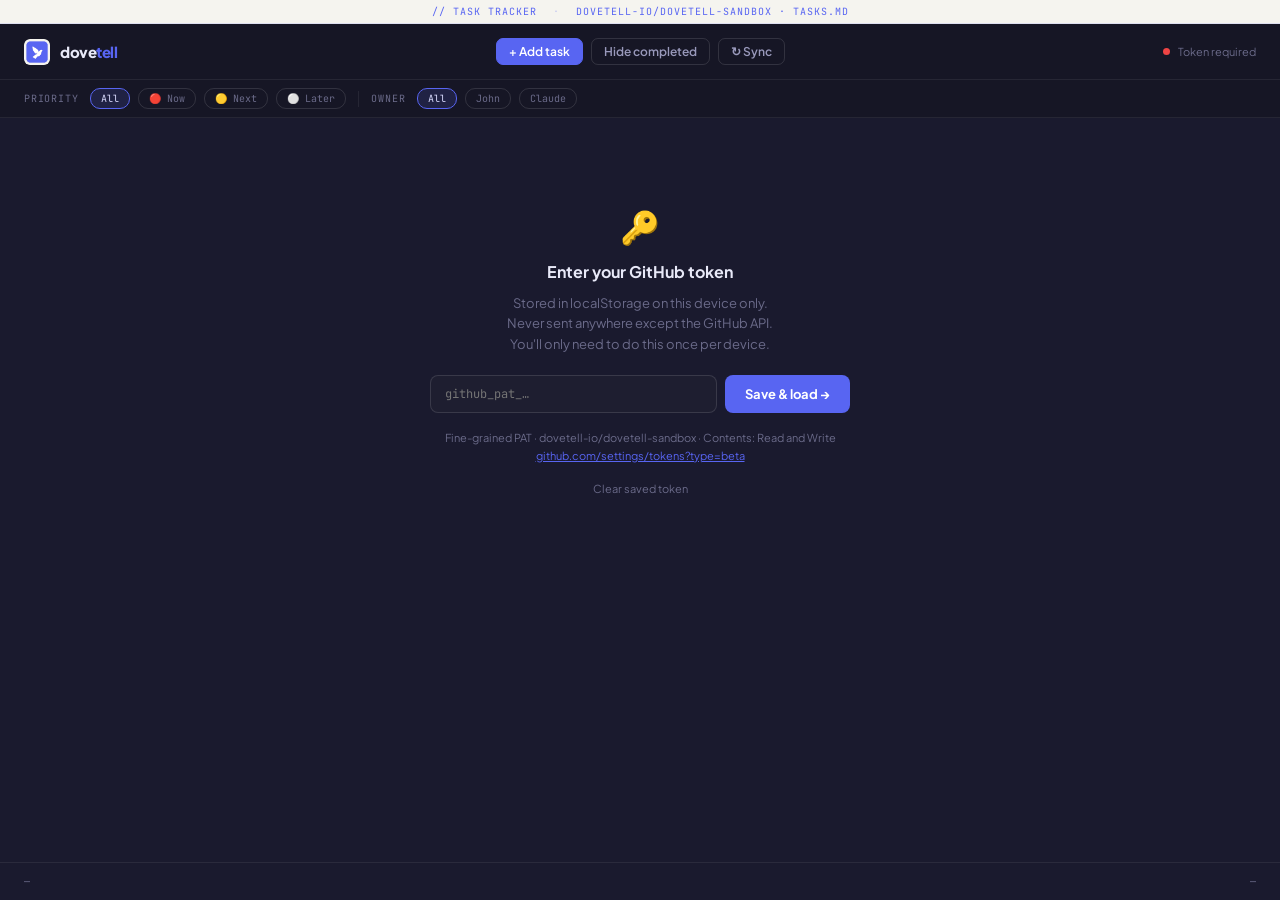
<file: tasks.html>
<!DOCTYPE html>
<html lang="en">
<head>
<meta charset="UTF-8"/>
<meta name="viewport" content="width=device-width, initial-scale=1.0"/>
<title>dovetell — Tasks</title>
<link rel="icon" type="image/png" href="assets/sandbox-favicon.png">
<link rel="apple-touch-icon" href="assets/sandbox-apple-touch-icon.png">
<meta name="apple-mobile-web-app-title" content="dovetell tasks">
<meta name="apple-mobile-web-app-capable" content="yes">
<meta name="apple-mobile-web-app-status-bar-style" content="black-translucent">
<link rel="preconnect" href="https://fonts.googleapis.com"/>
<link rel="preconnect" href="https://fonts.gstatic.com" crossorigin/>
<link href="https://fonts.googleapis.com/css2?family=Plus+Jakarta+Sans:wght@400;500;600;700;800&family=JetBrains+Mono:wght@400;500&display=swap" rel="stylesheet"/>
<style>
*,*::before,*::after{box-sizing:border-box;margin:0;padding:0}
:root{
  --blurple:#5865F2;--blurple-dark:#3B45C4;--blurple-light:#D8DAFD;
  --near-black:#1A1A2E;--surface:#161625;--surface-2:#1E1E30;
  --surface-3:#252538;--border:rgba(255,255,255,0.07);
  --border-2:rgba(255,255,255,0.12);--text:#E8E9F8;--muted:#6B6B8A;
  --muted-2:#9999BB;--cream:#F5F4EF;
  --sans:'Plus Jakarta Sans',sans-serif;--mono:'JetBrains Mono',monospace;
  --green:#22C55E;--amber:#F59E0B;--red:#EF4444;--purple:#A855F7;
}
html,body{height:100%;margin:0}
body{font-family:var(--sans);background:var(--near-black);color:var(--text);min-height:100vh;display:flex;flex-direction:column}

/* BANNER */
.demo-banner{height:24px;width:100%;flex-shrink:0;background:var(--cream);border-bottom:1px solid rgba(88,101,242,0.15);display:flex;align-items:center;justify-content:center;gap:16px;font-family:var(--mono);font-size:10px;letter-spacing:0.1em;text-transform:uppercase;color:var(--blurple)}
.demo-banner-divider{opacity:0.3}

/* NAV */
.topbar{background:var(--surface);border-bottom:1px solid var(--border);padding:0 24px;height:56px;flex-shrink:0;display:flex;align-items:center;justify-content:space-between;gap:16px}
.topbar-logo{display:flex;align-items:center;gap:10px;text-decoration:none;flex-shrink:0}
.logo-wordmark{font-size:15px;font-weight:800;letter-spacing:-0.03em;color:var(--text)}
.logo-wordmark span{color:var(--blurple)}
.topbar-controls{display:flex;align-items:center;gap:8px;flex-wrap:wrap}
.btn-sm{display:flex;align-items:center;gap:5px;padding:5px 12px;border-radius:7px;background:transparent;border:1px solid var(--border-2);color:var(--muted-2);font-family:var(--sans);font-size:12px;font-weight:600;cursor:pointer;transition:all 0.15s;white-space:nowrap}
.btn-sm:hover{border-color:var(--blurple);color:var(--blurple-light)}
.btn-sm.active{background:rgba(88,101,242,0.15);border-color:var(--blurple);color:var(--blurple-light)}
.btn-add{background:var(--blurple);color:#fff;border-color:var(--blurple)}
.btn-add:hover{background:var(--blurple-dark);border-color:var(--blurple-dark);color:#fff}
.status-row{display:flex;align-items:center;gap:8px;flex-shrink:0}
.status-dot{width:7px;height:7px;border-radius:50%;background:var(--green)}
.status-dot.loading{background:var(--amber);animation:pulse 1s infinite}
.status-dot.error{background:var(--red)}

/* FILTER BAR */
.filter-bar{background:var(--surface);border-bottom:1px solid var(--border);padding:8px 24px;display:flex;align-items:center;gap:8px;flex-wrap:wrap;flex-shrink:0}
.filter-label{font-family:var(--mono);font-size:10px;letter-spacing:0.08em;text-transform:uppercase;color:var(--muted);margin-right:4px}
.filter-pill{font-family:var(--mono);font-size:10px;padding:3px 10px;border-radius:10px;border:1px solid var(--border-2);color:var(--muted);cursor:pointer;transition:all 0.15s;white-space:nowrap}
.filter-pill:hover{border-color:var(--blurple);color:var(--blurple-light)}
.filter-pill.active{background:rgba(88,101,242,0.15);border-color:var(--blurple);color:var(--blurple-light)}
.filter-sep{width:1px;height:16px;background:var(--border);margin:0 4px}

/* MAIN */
.main{flex:1;padding:24px;max-width:860px;width:100%;margin:0 auto}

/* SECTION HEADERS */
.section-head{display:flex;align-items:center;gap:10px;margin:28px 0 12px;padding-bottom:8px;border-bottom:1px solid var(--border)}
.section-head:first-child{margin-top:0}
.section-title{font-size:11px;font-weight:700;letter-spacing:0.1em;text-transform:uppercase;color:var(--muted-2)}
.section-count{font-family:var(--mono);font-size:10px;color:var(--muted);background:var(--surface-2);padding:2px 7px;border-radius:8px}
.priority-dot{width:8px;height:8px;border-radius:50%;flex-shrink:0}
.dot-now{background:var(--red)}
.dot-next{background:var(--amber)}
.dot-later{background:var(--muted)}

/* TASK CARD */
.task-card{background:var(--surface);border:1px solid var(--border);border-radius:10px;margin-bottom:6px;transition:all 0.15s;overflow:hidden}
.task-card:hover{border-color:rgba(88,101,242,0.2)}
.task-card.done{opacity:0.4}
.task-card.done:hover{opacity:0.6}
.task-card.expanded{border-color:rgba(88,101,242,0.3)}
.task-card.writing{opacity:0.6;pointer-events:none}

/* TASK MAIN ROW */
.task-row{display:flex;align-items:flex-start;gap:12px;padding:12px 14px;cursor:pointer}
.task-checkbox{width:17px;height:17px;border-radius:4px;border:2px solid var(--border-2);flex-shrink:0;display:flex;align-items:center;justify-content:center;transition:all 0.15s;margin-top:1px}
.task-card:hover .task-checkbox{border-color:var(--blurple)}
.task-checkbox.checked{background:var(--blurple);border-color:var(--blurple)}
.task-checkbox.checked::after{content:'✓';font-size:10px;font-weight:700;color:#fff;line-height:1}
.task-body{flex:1;min-width:0}
.task-title{font-size:14px;font-weight:600;color:var(--text);line-height:1.4;margin-bottom:4px}
.task-card.done .task-title{text-decoration:line-through;color:var(--muted)}
.task-meta{display:flex;align-items:center;gap:6px;flex-wrap:wrap}
.task-expand-btn{font-size:11px;color:var(--muted);flex-shrink:0;margin-top:1px;opacity:0.6;transition:opacity 0.15s;user-select:none}
.task-card:hover .task-expand-btn{opacity:1}

/* CHIPS */
.chip{font-family:var(--mono);font-size:10px;font-weight:500;padding:2px 6px;border-radius:3px}
.chip-tag{background:rgba(88,101,242,0.1);color:var(--blurple-light)}
.chip-due{background:rgba(245,158,11,0.1);color:var(--amber)}
.chip-due.overdue{background:rgba(239,68,68,0.1);color:var(--red)}
.chip-done{background:rgba(34,197,94,0.1);color:var(--green)}
.chip-owner{background:rgba(255,255,255,0.05);color:var(--muted-2)}
.chip-decision{background:rgba(168,85,247,0.12);color:#C084FC;cursor:pointer}
.chip-decision:hover{background:rgba(168,85,247,0.2)}
.chip-claude{background:rgba(88,101,242,0.1);color:var(--blurple-light)}
.chip-now{background:rgba(239,68,68,0.1);color:var(--red)}
.chip-next{background:rgba(245,158,11,0.1);color:var(--amber)}
.chip-later{background:rgba(107,107,138,0.15);color:var(--muted-2)}

/* EXPANDED DETAILS */
.task-details{padding:0 14px 14px 43px;border-top:1px solid var(--border);display:none}
.task-card.expanded .task-details{display:block}
.detail-grid{display:grid;grid-template-columns:80px 1fr;gap:4px 12px;margin-top:10px}
.detail-label{font-family:var(--mono);font-size:10px;letter-spacing:0.06em;text-transform:uppercase;color:var(--muted);padding-top:1px}
.detail-value{font-size:12px;color:var(--muted-2);font-family:var(--mono)}
.detail-value a{color:var(--blurple);text-decoration:none}
.detail-value a:hover{text-decoration:underline}
.detail-notes{margin-top:10px;padding:10px;background:var(--surface-2);border-radius:6px;font-size:13px;color:var(--muted-2);line-height:1.6}

/* ADD TASK PANEL */
.add-panel{background:var(--surface);border:1px solid var(--border-2);border-radius:12px;padding:20px;margin-bottom:24px;display:none}
.add-panel.open{display:block}
.add-panel-title{font-size:13px;font-weight:700;color:var(--text);margin-bottom:16px}
.form-row{display:grid;gap:10px;margin-bottom:12px}
.form-row-2{grid-template-columns:1fr 1fr}
.form-row-3{grid-template-columns:2fr 1fr 1fr}
label{font-family:var(--mono);font-size:10px;letter-spacing:0.08em;text-transform:uppercase;color:var(--muted);display:block;margin-bottom:5px}
input[type=text],input[type=date],select,textarea{width:100%;padding:8px 12px;background:var(--surface-2);border:1px solid var(--border-2);border-radius:7px;font-family:var(--sans);font-size:13px;color:var(--text);outline:none;transition:border-color 0.15s}
input[type=text]:focus,input[type=date]:focus,select:focus,textarea:focus{border-color:var(--blurple)}
input[type=text]::placeholder,textarea::placeholder{color:var(--muted)}
select option{background:var(--surface-2);color:var(--text)}
textarea{resize:vertical;min-height:60px;font-family:var(--sans)}

/* TAG PICKER */
.tag-picker{display:flex;flex-wrap:wrap;gap:6px;padding:8px 0}
.tag-option{font-family:var(--mono);font-size:10px;padding:3px 9px;border-radius:10px;border:1px solid var(--border-2);color:var(--muted);cursor:pointer;transition:all 0.15s;user-select:none}
.tag-option:hover{border-color:var(--blurple);color:var(--blurple-light)}
.tag-option.selected{background:rgba(88,101,242,0.15);border-color:var(--blurple);color:var(--blurple-light)}
.tag-custom-row{display:flex;gap:8px;margin-top:6px}
.tag-custom-input{flex:1;padding:5px 10px;background:var(--surface-2);border:1px solid var(--border-2);border-radius:6px;font-family:var(--mono);font-size:11px;color:var(--text);outline:none}
.tag-custom-input:focus{border-color:var(--blurple)}
.tag-add-btn{padding:5px 12px;background:transparent;border:1px solid var(--border-2);border-radius:6px;color:var(--muted-2);font-size:11px;cursor:pointer;transition:all 0.15s}
.tag-add-btn:hover{border-color:var(--blurple);color:var(--blurple-light)}

.form-actions{display:flex;gap:8px;justify-content:flex-end;margin-top:16px}
.btn-cancel{padding:8px 16px;background:transparent;border:1px solid var(--border-2);border-radius:7px;color:var(--muted-2);font-family:var(--sans);font-size:13px;font-weight:600;cursor:pointer;transition:all 0.15s}
.btn-cancel:hover{border-color:var(--red);color:var(--red)}
.btn-save{padding:8px 20px;background:var(--blurple);border:none;border-radius:7px;color:#fff;font-family:var(--sans);font-size:13px;font-weight:700;cursor:pointer;transition:background 0.15s}
.btn-save:hover{background:var(--blurple-dark)}

/* TOAST */
.toast{position:fixed;bottom:24px;right:24px;background:var(--surface-2);border:1px solid var(--border-2);border-radius:9px;padding:12px 18px;font-size:13px;font-weight:500;color:var(--text);display:flex;align-items:center;gap:10px;opacity:0;transform:translateY(8px);transition:all 0.25s;pointer-events:none;z-index:200}
.toast.show{opacity:1;transform:translateY(0)}
.toast.success{border-color:rgba(34,197,94,0.3)}
.toast.error-state{border-color:rgba(239,68,68,0.3)}

/* EMPTY / TOKEN */
.empty{text-align:center;padding:48px 24px;color:var(--muted)}
.empty-icon{font-size:32px;margin-bottom:12px}
.empty-text{font-size:14px;line-height:1.6}

/* FOOTER */
.footer{padding:12px 24px;border-top:1px solid var(--border);display:flex;align-items:center;justify-content:space-between;font-family:var(--mono);font-size:10px;color:var(--muted);flex-shrink:0}

@keyframes pulse{0%,100%{opacity:1}50%{opacity:0.4}}
</style>
</head>
<body>

<div class="demo-banner">
  <span>// Task tracker</span>
  <span class="demo-banner-divider">·</span>
  <span>dovetell-io/dovetell-sandbox · tasks.md</span>
</div>

<div class="topbar">
  <div class="topbar-logo">
    <img src="assets/sandbox-apple-touch-icon.png" width="26" height="26" style="border-radius:6px;display:block;" alt="dovetell"/>
    <div class="logo-wordmark">dove<span>tell</span></div>
  </div>
  <div class="topbar-controls">
    <button class="btn-sm btn-add" onclick="toggleAddPanel()">+ Add task</button>
    <button class="btn-sm" id="toggle-done-btn" onclick="toggleDone()">Hide completed</button>
    <button class="btn-sm" id="sync-btn" onclick="loadTasks()">↻ Sync</button>
  </div>
  <div class="status-row">
    <div class="status-dot loading" id="status-dot"></div>
    <span style="font-size:11px;color:var(--muted)" id="status-text">Loading…</span>
  </div>
</div>

<!-- FILTER BAR -->
<div class="filter-bar">
  <span class="filter-label">Priority</span>
  <div class="filter-pill active" onclick="setFilter('priority','all')" data-filter="priority" data-val="all">All</div>
  <div class="filter-pill" onclick="setFilter('priority','now')" data-filter="priority" data-val="now">🔴 Now</div>
  <div class="filter-pill" onclick="setFilter('priority','next')" data-filter="priority" data-val="next">🟡 Next</div>
  <div class="filter-pill" onclick="setFilter('priority','later')" data-filter="priority" data-val="later">⚪ Later</div>
  <div class="filter-sep"></div>
  <span class="filter-label">Owner</span>
  <div class="filter-pill active" onclick="setFilter('owner','all')" data-filter="owner" data-val="all">All</div>
  <div class="filter-pill" onclick="setFilter('owner','john')" data-filter="owner" data-val="john">John</div>
  <div class="filter-pill" onclick="setFilter('owner','claude')" data-filter="owner" data-val="claude">Claude</div>
</div>

<!-- ADD TASK PANEL -->
<div style="max-width:860px;width:100%;margin:0 auto;padding:16px 24px 0">
  <div class="add-panel" id="add-panel">
    <div class="add-panel-title">New task</div>
    <div class="form-row">
      <div>
        <label>Task title *</label>
        <input type="text" id="new-title" placeholder="What needs to happen?"/>
      </div>
    </div>
    <div class="form-row form-row-3">
      <div>
        <label>Priority *</label>
        <select id="new-priority">
          <option value="now">🔴 Now</option>
          <option value="next" selected>🟡 Next</option>
          <option value="later">⚪ Later</option>
        </select>
      </div>
      <div>
        <label>Owner</label>
        <select id="new-owner">
          <option value="john" selected>John</option>
          <option value="claude">Claude</option>
        </select>
      </div>
      <div>
        <label>Due date (optional)</label>
        <input type="date" id="new-due"/>
      </div>
    </div>
    <div class="form-row form-row-2">
      <div>
        <label>Decision ID (optional)</label>
        <input type="text" id="new-decision" placeholder="decision-xxxxxxxx"/>
      </div>
      <div>
        <label>Session / source</label>
        <input type="text" id="new-source" placeholder="claude-2a2d3774" value="claude-2a2d3774"/>
      </div>
    </div>
    <div>
      <label>Tags</label>
      <div class="tag-picker" id="tag-picker"></div>
      <div class="tag-custom-row">
        <input class="tag-custom-input" id="custom-tag-input" type="text" placeholder="#new-tag" onkeydown="if(event.key==='Enter')addCustomTag()"/>
        <button class="tag-add-btn" onclick="addCustomTag()">+ Add</button>
      </div>
    </div>
    <div class="form-row" style="margin-top:10px">
      <div>
        <label>Notes (optional)</label>
        <textarea id="new-notes" placeholder="Any additional context or details…"></textarea>
      </div>
    </div>
    <div class="form-actions">
      <button class="btn-cancel" onclick="toggleAddPanel()">Cancel</button>
      <button class="btn-save" onclick="saveNewTask()">Save task →</button>
    </div>
  </div>
</div>

<!-- MAIN -->
<div class="main" id="main">
  <div class="empty"><div class="empty-icon">⋯</div><div class="empty-text">Loading tasks…</div></div>
</div>

<div class="footer">
  <span id="footer-path">—</span>
  <span id="footer-sha">—</span>
</div>

<div class="toast" id="toast"></div>

<script>
// ─────────────────────────────────────────
// CONFIG
// ─────────────────────────────────────────
const CONFIG = {
  owner: 'dovetell-io',
  repo: 'dovetell-sandbox',
  path: 'tasks.md',
  token: null,
  timezone: 'America/New_York',
  tzLabel: 'ET',
  sessionId: '2a2d3774'  // this session's hash — update at start of each session
}

// ─────────────────────────────────────────
// STATE
// ─────────────────────────────────────────
let currentSha = null
let currentContent = ''
let isSaving = false
let showDone = true
let filters = { priority: 'all', owner: 'all' }
let expandedTasks = new Set()
let knownTags = new Set()
let selectedTags = new Set()

// ─────────────────────────────────────────
// NANOID — short unique IDs
// ─────────────────────────────────────────
function nanoid(len = 8) {
  const chars = 'abcdefghijklmnopqrstuvwxyz0123456789'
  let id = ''
  const arr = new Uint8Array(len)
  crypto.getRandomValues(arr)
  arr.forEach(n => id += chars[n % chars.length])
  return id
}

// ─────────────────────────────────────────
// GITHUB API
// ─────────────────────────────────────────
async function githubGet(path) {
  const res = await fetch(
    `https://api.github.com/repos/${CONFIG.owner}/${CONFIG.repo}/contents/${path}`,
    { headers: { 'Authorization': `Bearer ${CONFIG.token}`, 'Accept': 'application/vnd.github.v3+json' } }
  )
  if (!res.ok) throw new Error(`GitHub ${res.status}: ${res.statusText}`)
  return res.json()
}

async function githubPut(path, content, sha, message) {
  const res = await fetch(
    `https://api.github.com/repos/${CONFIG.owner}/${CONFIG.repo}/contents/${path}`,
    {
      method: 'PUT',
      headers: {
        'Authorization': `Bearer ${CONFIG.token}`,
        'Accept': 'application/vnd.github.v3+json',
        'Content-Type': 'application/json'
      },
      body: JSON.stringify({
        message,
        content: btoa(unescape(encodeURIComponent(content))),
        sha
      })
    }
  )
  if (!res.ok) {
    const err = await res.json().catch(() => ({}))
    throw new Error(err.message || `GitHub ${res.status}`)
  }
  return res.json()
}

// ─────────────────────────────────────────
// TIMESTAMPS
// ─────────────────────────────────────────
function nowTimestamp() {
  const now = new Date()
  const opts = { timeZone: CONFIG.timezone, year: 'numeric', month: '2-digit', day: '2-digit', hour: '2-digit', minute: '2-digit', hour12: false }
  const p = new Intl.DateTimeFormat('en-US', opts).formatToParts(now)
  const g = t => p.find(x => x.type === t).value
  return `${g('year')}-${g('month')}-${g('day')}T${g('hour')}:${g('minute')} ${CONFIG.tzLabel}`
}

function todayDate() {
  const now = new Date()
  const opts = { timeZone: CONFIG.timezone, year: 'numeric', month: '2-digit', day: '2-digit' }
  const p = new Intl.DateTimeFormat('en-US', opts).formatToParts(now)
  const g = t => p.find(x => x.type === t).value
  return `${g('year')}-${g('month')}-${g('day')}`
}

// ─────────────────────────────────────────
// PARSER
// ─────────────────────────────────────────
function parseTasks(md) {
  const lines = md.split('\n')
  const tasks = []
  let task = null

  for (let i = 0; i < lines.length; i++) {
    const line = lines[i]
    const m = line.match(/^- \[([ x])\] (.+)/)
    if (m) {
      if (task) tasks.push(task)
      task = {
        checked: m[1] === 'x',
        title: m[2].trim(),
        lineIndex: i,
        id: null, priority: 'later', tags: [], due: null,
        completed: null, source: null, owner: null,
        decision: null, notes: null
      }
      continue
    }
    if (task && /^  /.test(line) && line.trim()) {
      const meta = line.trim()
      const tags = meta.match(/#[\w-]+/g); if (tags) { task.tags.push(...tags); tags.forEach(t => knownTags.add(t)) }
      const id = meta.match(/^id:(task-[\w-]+)/); if (id) task.id = id[1]
      const pri = meta.match(/^priority:(\w+)/); if (pri) task.priority = pri[1]
      const due = meta.match(/^due:([\d-]+)/); if (due) task.due = due[1]
      const comp = meta.match(/^completed:([\S]+(?:\s+\S+)?)/); if (comp) task.completed = comp[1]
      const src = meta.match(/^source:([\S]+)/); if (src) task.source = src[1]
      const own = meta.match(/^owner:(\w+)/); if (own) task.owner = own[1]
      const dec = meta.match(/^decision:([\w-]+)/); if (dec) task.decision = dec[1]
      const notes = meta.match(/^notes:(.+)/); if (notes) task.notes = notes[1]
    }
    if (task && !/^  /.test(line) && line.trim() && !/^- \[/.test(line) && !/^#/.test(line) && !/^<!/.test(line)) {
      if (task) tasks.push(task)
      task = null
    }
  }
  if (task) tasks.push(task)
  return tasks
}

// ─────────────────────────────────────────
// RENDER
// ─────────────────────────────────────────
const PRIORITY_ORDER = { now: 0, next: 1, later: 2 }

function renderTasks(tasks) {
  const main = document.getElementById('main')
  if (!tasks.length) {
    main.innerHTML = `<div class="empty"><div class="empty-icon">✓</div><div class="empty-text">No tasks in tasks.md</div></div>`
    return
  }

  // Apply filters
  let filtered = tasks.filter(t => {
    if (filters.priority !== 'all' && t.priority !== filters.priority) return false
    if (filters.owner !== 'all' && t.owner !== filters.owner) return false
    return true
  })

  // Separate open and done
  const open = filtered.filter(t => !t.checked).sort((a,b) => PRIORITY_ORDER[a.priority||'later'] - PRIORITY_ORDER[b.priority||'later'])
  const done = filtered.filter(t => t.checked)

  let html = ''
  let openCount = open.length
  let doneCount = done.length

  // Group open by priority
  const groups = [
    { key: 'now', label: 'Now', dot: 'dot-now', tasks: open.filter(t => t.priority === 'now') },
    { key: 'next', label: 'Next', dot: 'dot-next', tasks: open.filter(t => t.priority === 'next') },
    { key: 'later', label: 'Later', dot: 'dot-later', tasks: open.filter(t => t.priority === 'later' || !t.priority) },
  ]

  for (const group of groups) {
    if (!group.tasks.length) continue
    html += `<div class="section-head">
      <div class="priority-dot ${group.dot}"></div>
      <span class="section-title">${group.label}</span>
      <span class="section-count">${group.tasks.length}</span>
    </div>`
    group.tasks.forEach(t => { html += renderCard(t) })
  }

  // Done section
  if (done.length) {
    html += `<div class="section-head" style="margin-top:32px">
      <span class="section-title" style="color:var(--muted)">Completed</span>
      <span class="section-count">${done.length}</span>
    </div>`
    if (showDone) {
      done.forEach(t => { html += renderCard(t) })
    } else {
      html += `<div style="font-size:12px;color:var(--muted);padding:8px 0;">${done.length} completed task${done.length!==1?'s':''} hidden</div>`
    }
  }

  main.innerHTML = html

  document.getElementById('footer-path').textContent = `${CONFIG.owner}/${CONFIG.repo}/${CONFIG.path}`
  document.getElementById('footer-sha').textContent = currentSha ? `sha: ${currentSha.slice(0,7)}` : '—'
  setStatus('ready', `${openCount} open · ${doneCount} done`)

  // Restore expanded state
  expandedTasks.forEach(id => {
    const el = document.getElementById(`task-${id}`)
    if (el) el.classList.add('expanded')
  })
}

function renderCard(task) {
  const overdue = !task.checked && task.due && task.due < todayDate()
  const isExpanded = expandedTasks.has(task.lineIndex)
  const hasDetails = task.id || task.source || task.decision || task.notes || task.owner

  return `
    <div class="task-card ${task.checked?'done':''} ${isExpanded?'expanded':''}" id="task-${task.lineIndex}">
      <div class="task-row">
        <div class="task-checkbox ${task.checked?'checked':''}" onclick="event.stopPropagation();handleToggle(${task.lineIndex})"></div>
        <div class="task-body" onclick="toggleExpand(${task.lineIndex})">
          <div class="task-title">${task.title}</div>
          <div class="task-meta">
            ${task.priority ? `<span class="chip chip-${task.priority}">${task.priority}</span>` : ''}
            ${task.tags.map(t=>`<span class="chip chip-tag">${t}</span>`).join('')}
            ${task.due ? `<span class="chip chip-due${overdue?' overdue':''}">${task.due}</span>` : ''}
            ${task.owner === 'claude' ? `<span class="chip chip-claude">claude</span>` : task.owner ? `<span class="chip chip-owner">${task.owner}</span>` : ''}
            ${task.decision ? `<span class="chip chip-decision" title="${task.decision}">↗ decision</span>` : ''}
            ${task.completed ? `<span class="chip chip-done">✓ ${task.completed}</span>` : ''}
          </div>
        </div>
        ${hasDetails ? `<div class="task-expand-btn" onclick="toggleExpand(${task.lineIndex})">${isExpanded?'▲':'▼'}</div>` : ''}
      </div>
      ${hasDetails ? `
      <div class="task-details">
        <div class="detail-grid">
          ${task.id ? `<span class="detail-label">ID</span><span class="detail-value">${task.id}</span>` : ''}
          ${task.source ? `<span class="detail-label">Source</span><span class="detail-value">${task.source}</span>` : ''}
          ${task.decision ? `<span class="detail-label">Decision</span><span class="detail-value"><a href="#${task.decision}">${task.decision}</a></span>` : ''}
          ${task.owner ? `<span class="detail-label">Owner</span><span class="detail-value">${task.owner}</span>` : ''}
          ${task.due ? `<span class="detail-label">Due</span><span class="detail-value">${task.due}${overdue?' ⚠':''}</span>` : ''}
        </div>
        ${task.notes ? `<div class="detail-notes">${task.notes}</div>` : ''}
      </div>` : ''}
    </div>`
}

// ─────────────────────────────────────────
// EXPAND / COLLAPSE
// ─────────────────────────────────────────
function toggleExpand(lineIndex) {
  if (expandedTasks.has(lineIndex)) {
    expandedTasks.delete(lineIndex)
  } else {
    expandedTasks.add(lineIndex)
  }
  const card = document.getElementById(`task-${lineIndex}`)
  if (card) card.classList.toggle('expanded', expandedTasks.has(lineIndex))
  const btn = card?.querySelector('.task-expand-btn')
  if (btn) btn.textContent = expandedTasks.has(lineIndex) ? '▲' : '▼'
}

// ─────────────────────────────────────────
// TOGGLE DONE VISIBILITY
// ─────────────────────────────────────────
function toggleDone() {
  showDone = !showDone
  const btn = document.getElementById('toggle-done-btn')
  btn.textContent = showDone ? 'Hide completed' : 'Show completed'
  renderTasks(parseTasks(currentContent))
}

// ─────────────────────────────────────────
// FILTERS
// ─────────────────────────────────────────
function setFilter(type, val) {
  filters[type] = val
  document.querySelectorAll(`[data-filter="${type}"]`).forEach(el => {
    el.classList.toggle('active', el.dataset.val === val)
  })
  renderTasks(parseTasks(currentContent))
}

// ─────────────────────────────────────────
// TOGGLE TASK (checkbox)
// ─────────────────────────────────────────
function toggleTaskInMarkdown(md, lineIndex, nowChecked) {
  const lines = md.split('\n')
  const ts = nowTimestamp()

  if (nowChecked) {
    lines[lineIndex] = lines[lineIndex].replace('- [ ]', '- [x]')
    let inserted = false
    let lastMeta = lineIndex
    for (let j = lineIndex + 1; j < lines.length; j++) {
      if (!/^  /.test(lines[j]) && lines[j].trim()) break
      lastMeta = j
      if (lines[j].includes('completed:')) {
        lines[j] = `  completed:${ts}`
        inserted = true; break
      }
    }
    if (!inserted) lines.splice(lastMeta + 1, 0, `  completed:${ts}`)
  } else {
    lines[lineIndex] = lines[lineIndex].replace('- [x]', '- [ ]')
    for (let j = lineIndex + 1; j < lines.length; j++) {
      if (!/^  /.test(lines[j]) && lines[j].trim()) break
      if (lines[j].includes('completed:')) { lines.splice(j, 1); break }
    }
  }
  return lines.join('\n')
}

async function handleToggle(lineIndex) {
  if (isSaving) return
  isSaving = true

  const tasks = parseTasks(currentContent)
  const task = tasks.find(t => t.lineIndex === lineIndex)
  if (!task) { isSaving = false; return }

  const nowChecked = !task.checked
  const card = document.getElementById(`task-${lineIndex}`)
  if (card) {
    card.classList.add('writing')
    card.classList.toggle('done', nowChecked)
    card.querySelector('.task-checkbox')?.classList.toggle('checked', nowChecked)
  }

  try {
    const newContent = toggleTaskInMarkdown(currentContent, lineIndex, nowChecked)
    const shortTitle = task.title.length > 50 ? task.title.slice(0,47)+'…' : task.title
    const result = await githubPut(CONFIG.path, newContent, currentSha,
      `tasks: ${nowChecked?'complete':'reopen'} "${shortTitle}" · ${nowTimestamp()}`)
    currentContent = newContent
    currentSha = result.content.sha
    renderTasks(parseTasks(currentContent))
    showToast(nowChecked ? '✓ Done · committed' : '↩ Reopened · committed', 'success')
  } catch (err) {
    if (card) {
      card.classList.remove('writing')
      card.classList.toggle('done', task.checked)
      card.querySelector('.task-checkbox')?.classList.toggle('checked', task.checked)
    }
    showToast(`Error: ${err.message}`, 'error-state')
    if (err.message.includes('401') || err.message.toLowerCase().includes('bad credentials')) {
      localStorage.removeItem('dovetell_pat')
      CONFIG.token = null
      setTimeout(() => showTokenPrompt(), 1500)
    }
    console.error(err)
  }
  isSaving = false
}

// ─────────────────────────────────────────
// ADD TASK
// ─────────────────────────────────────────
function toggleAddPanel() {
  const panel = document.getElementById('add-panel')
  panel.classList.toggle('open')
  if (panel.classList.contains('open')) {
    renderTagPicker()
    document.getElementById('new-title').focus()
    document.getElementById('new-source').value = `claude-${CONFIG.sessionId}`
  }
}

function renderTagPicker() {
  const picker = document.getElementById('tag-picker')
  const allTags = [...knownTags].sort()
  picker.innerHTML = allTags.map(tag => `
    <div class="tag-option ${selectedTags.has(tag)?'selected':''}"
         onclick="toggleTag('${tag}')">${tag}</div>
  `).join('')
}

function toggleTag(tag) {
  if (selectedTags.has(tag)) selectedTags.delete(tag)
  else selectedTags.add(tag)
  renderTagPicker()
}

function addCustomTag() {
  const input = document.getElementById('custom-tag-input')
  let tag = input.value.trim()
  if (!tag) return
  if (!tag.startsWith('#')) tag = '#' + tag
  tag = tag.replace(/\s+/g, '-').toLowerCase()
  knownTags.add(tag)
  selectedTags.add(tag)
  input.value = ''
  renderTagPicker()
}

async function saveNewTask() {
  const title = document.getElementById('new-title').value.trim()
  if (!title) { showToast('Title is required', 'error-state'); return }
  if (isSaving) return
  isSaving = true

  const priority = document.getElementById('new-priority').value
  const owner = document.getElementById('new-owner').value
  const due = document.getElementById('new-due').value
  const decision = document.getElementById('new-decision').value.trim()
  const source = document.getElementById('new-source').value.trim() || `claude-${CONFIG.sessionId}`
  const notes = document.getElementById('new-notes').value.trim()
  const tags = [...selectedTags]
  const id = `task-${nanoid(8)}`
  const ts = nowTimestamp()

  // Build the markdown block
  let block = `\n- [ ] ${title}\n`
  block += `  id:${id}\n`
  block += `  priority:${priority}\n`
  if (tags.length) block += `  tags:${tags.join(' ')}\n`
  if (due) block += `  due:${due}\n`
  block += `  owner:${owner}\n`
  block += `  source:${source}\n`
  if (decision) block += `  decision:${decision}\n`
  if (notes) block += `  notes:${notes}\n`

  try {
    const newContent = currentContent.trimEnd() + block
    const result = await githubPut(CONFIG.path, newContent, currentSha,
      `tasks: add "${title.slice(0,50)}" · ${ts}`)
    currentContent = newContent
    currentSha = result.content.sha
    // Reset form
    document.getElementById('new-title').value = ''
    document.getElementById('new-due').value = ''
    document.getElementById('new-decision').value = ''
    document.getElementById('new-notes').value = ''
    document.getElementById('new-priority').value = 'next'
    document.getElementById('new-owner').value = 'john'
    selectedTags.clear()
    document.getElementById('add-panel').classList.remove('open')
    renderTasks(parseTasks(currentContent))
    showToast('✓ Task added · committed', 'success')
  } catch (err) {
    showToast(`Error: ${err.message}`, 'error-state')
    console.error(err)
  }
  isSaving = false
}

// ─────────────────────────────────────────
// LOAD
// ─────────────────────────────────────────
async function loadTasks() {
  setStatus('loading', 'Syncing…')
  document.getElementById('sync-btn').textContent = '↻ Syncing…'
  try {
    const file = await githubGet(CONFIG.path)
    currentSha = file.sha
    currentContent = decodeURIComponent(escape(atob(file.content.replace(/\n/g,''))))
    knownTags.clear()
    const tasks = parseTasks(currentContent)
    renderTasks(tasks)
  } catch (err) {
    setStatus('error', err.message)
    document.getElementById('main').innerHTML = `
      <div class="empty"><div class="empty-icon">⚠</div>
      <div class="empty-text">${err.message}<br><br>Check your token and repo path.</div></div>`
    console.error(err)
  }
  document.getElementById('sync-btn').textContent = '↻ Sync'
}

// ─────────────────────────────────────────
// TOKEN PROMPT
// ─────────────────────────────────────────
function showTokenPrompt() {
  setStatus('error', 'Token required')
  document.getElementById('main').innerHTML = `
    <div class="empty">
      <div class="empty-icon">🔑</div>
      <div class="empty-text" style="max-width:420px;margin:0 auto">
        <div style="font-size:16px;font-weight:700;color:var(--text);margin-bottom:8px">Enter your GitHub token</div>
        <div style="font-size:13px;color:var(--muted);margin-bottom:20px;line-height:1.6">
          Stored in localStorage on this device only.<br>
          Never sent anywhere except the GitHub API.<br>
          You'll only need to do this once per device.
        </div>
        <div style="display:flex;gap:8px;justify-content:center;flex-wrap:wrap">
          <input id="token-input" type="password" placeholder="github_pat_…"
            style="flex:1;min-width:220px;padding:10px 14px;background:var(--surface-2);
              border:1px solid var(--border-2);border-radius:8px;font-family:var(--mono);
              font-size:12px;color:var(--text);outline:none;"
            onkeydown="if(event.key==='Enter')saveToken()"/>
          <button onclick="saveToken()"
            style="padding:10px 20px;background:var(--blurple);color:#fff;font-family:var(--sans);
              font-size:13px;font-weight:700;border:none;border-radius:8px;cursor:pointer;white-space:nowrap;">
            Save &amp; load →
          </button>
        </div>
        <div style="margin-top:16px;font-size:11px;color:var(--muted)">
          Fine-grained PAT · dovetell-io/dovetell-sandbox · Contents: Read and Write<br>
          <a href="https://github.com/settings/tokens?type=beta" target="_blank"
            style="color:var(--blurple)">github.com/settings/tokens?type=beta</a>
        </div>
        <div style="margin-top:12px">
          <button onclick="clearToken()"
            style="background:transparent;border:none;color:var(--muted);font-size:11px;cursor:pointer;font-family:var(--sans);">
            Clear saved token
          </button>
        </div>
      </div>
    </div>`
  setTimeout(() => { const i = document.getElementById('token-input'); if(i) i.focus() }, 50)
}

function saveToken() {
  const input = document.getElementById('token-input')
  const token = input ? input.value.trim() : ''
  if (!token) return
  localStorage.setItem('dovetell_pat', token)
  CONFIG.token = token
  loadTasks()
}

function clearToken() {
  localStorage.removeItem('dovetell_pat')
  CONFIG.token = null
  showTokenPrompt()
}

// ─────────────────────────────────────────
// UI HELPERS
// ─────────────────────────────────────────
function setStatus(state, text) {
  const dot = document.getElementById('status-dot')
  const label = document.getElementById('status-text')
  dot.className = 'status-dot'
  if (state === 'loading') dot.classList.add('loading')
  if (state === 'error') dot.classList.add('error')
  label.textContent = text
}

function showToast(msg, type = '') {
  const toast = document.getElementById('toast')
  toast.textContent = msg
  toast.className = `toast ${type} show`
  setTimeout(() => toast.classList.remove('show'), 3000)
}

// ─────────────────────────────────────────
// INIT
// ─────────────────────────────────────────
const savedToken = localStorage.getItem('dovetell_pat')
if (savedToken) {
  CONFIG.token = savedToken
  loadTasks()
} else {
  showTokenPrompt()
}
</script>
</body>
</html>
</file>
<file: assets/css/shared.css>
*,*::before,*::after{box-sizing:border-box;margin:0;padding:0}
:root{
  --near-black:#050914;--app-bg:#070D18;--surface:#0B1220;--surface-2:#0E1624;
  --surface-3:#121B2B;--row-bg:#141E2E;--border:rgba(148,163,184,0.16);
  --border-2:rgba(148,163,184,0.28);--text:#F8FAFC;--muted:#94A3B8;
  --muted-2:#CBD5E1;--faint:#64748B;--cream:#F5F4EF;
  --blurple:#3B82F6;--blurple-dark:#2563EB;--blurple-light:#6EA8FF;
  --cyan:#67E8F9;--green:#34D399;--amber:#F59E0B;--red:#FF4D4D;
  --purple:#8B5CF6;--teal:#2DD4BF;
  --sans:'Plus Jakarta Sans',sans-serif;--mono:'JetBrains Mono',monospace;
  --sidebar-width:232px;--shell-shadow:0 24px 80px rgba(0,0,0,0.35);
}
html,body{height:100%;margin:0}
html{overflow-x:hidden}
body{font-family:var(--sans);background:radial-gradient(circle at 50% -20%,rgba(59,130,246,0.14),transparent 42%),var(--app-bg);color:var(--text);min-height:100vh;display:flex;flex-direction:column;overflow-x:hidden;letter-spacing:0;max-width:100vw}
.demo-banner{height:28px;width:100%;flex-shrink:0;background:rgba(5,9,20,0.72);border-bottom:1px solid var(--border);display:flex;align-items:center;justify-content:center;gap:16px;font-family:var(--mono);font-size:10px;letter-spacing:0.08em;text-transform:uppercase;color:var(--muted)}
.demo-banner-divider{opacity:0.35}
.topbar{background:rgba(11,18,32,0.86);border-bottom:1px solid var(--border);padding:0 16px;height:60px;flex-shrink:0;display:flex;align-items:center;justify-content:space-between;gap:12px;backdrop-filter:blur(20px)}
.topbar-logo{display:flex;align-items:center;gap:10px;text-decoration:none;flex-shrink:0}
.logo-img{width:30px;height:30px;border-radius:8px;display:block;box-shadow:0 0 0 1px rgba(110,168,255,0.35)}
.logo-wordmark{font-size:15px;font-weight:800;letter-spacing:0;color:var(--text)}
.logo-wordmark span{color:var(--blurple-light)}
.nav-links{display:flex;align-items:center;gap:4px;overflow-x:auto;-webkit-overflow-scrolling:touch}
.nav-links::-webkit-scrollbar{display:none}
.nav-link{font-size:12px;font-weight:600;color:var(--muted);text-decoration:none;padding:4px 10px;border-radius:6px;transition:all 0.15s;white-space:nowrap;flex-shrink:0}
.nav-link:hover{color:var(--text);background:var(--surface-2)}
.nav-link.active{color:var(--blurple-light);background:rgba(59,130,246,0.12)}
.topbar-right{display:flex;align-items:center;gap:8px;min-width:0}
.btn-sm{display:flex;align-items:center;gap:5px;padding:6px 12px;border-radius:7px;background:rgba(18,27,43,0.72);border:1px solid var(--border);color:var(--muted-2);font-family:var(--sans);font-size:12px;font-weight:600;cursor:pointer;transition:all 0.15s;white-space:nowrap}
.btn-sm:hover{border-color:var(--blurple);color:var(--blurple-light)}
.btn-sm.active{background:rgba(59,130,246,0.15);border-color:var(--blurple);color:var(--blurple-light)}
.project-select{min-width:132px;max-width:180px;height:30px;padding:0 24px 0 9px;background:rgba(18,27,43,0.72);border:1px solid var(--border);border-radius:7px;color:var(--muted-2);font-family:var(--mono);font-size:10px;outline:none;appearance:none;cursor:pointer}
.project-select:focus{border-color:var(--blurple);color:var(--text)}
.status-row{display:flex;align-items:center;gap:6px;flex-shrink:1;min-width:0}
.status-dot{width:7px;height:7px;border-radius:50%;background:var(--green)}
.status-dot.loading{background:var(--amber);animation:pulse 1s infinite}
.status-dot.error{background:var(--red)}
.status-text{font-size:11px;color:var(--muted);min-width:0;overflow:hidden;text-overflow:ellipsis;white-space:nowrap}
.filter-bar{background:rgba(11,18,32,0.74);border-bottom:1px solid var(--border);padding:10px 16px;display:flex;align-items:center;gap:6px;flex-wrap:wrap;flex-shrink:0;overflow-x:auto;-webkit-overflow-scrolling:touch;backdrop-filter:blur(20px)}
.filter-bar::-webkit-scrollbar{display:none}
.filter-label{font-family:var(--mono);font-size:10px;letter-spacing:0.08em;text-transform:uppercase;color:var(--muted);margin-right:2px;flex-shrink:0}
.filter-pill{font-family:var(--mono);font-size:10px;padding:4px 10px;border-radius:999px;border:1px solid var(--border);color:var(--muted);cursor:pointer;transition:all 0.15s;white-space:nowrap;flex-shrink:0;user-select:none;background:rgba(18,27,43,0.54)}
.filter-pill:hover{border-color:var(--blurple);color:var(--blurple-light)}
.filter-pill.active{background:rgba(59,130,246,0.15);border-color:rgba(110,168,255,0.65);color:var(--blurple-light)}
.filter-sep{width:1px;height:16px;background:var(--border);margin:0 2px;flex-shrink:0}
.main{flex:1;padding:18px 16px;max-width:920px;width:100%;margin:0 auto;padding-bottom:88px}
.section-head{display:flex;align-items:center;gap:10px;margin:24px 0 10px;padding-bottom:8px;border-bottom:1px solid var(--border)}
.section-head:first-child{margin-top:0}
.section-title{font-size:11px;font-weight:700;letter-spacing:0.1em;text-transform:uppercase;color:var(--muted-2)}
.section-count{font-family:var(--mono);font-size:10px;color:var(--muted);background:var(--surface-3);padding:2px 7px;border-radius:8px}
.chip{font-family:var(--mono);font-size:10px;font-weight:500;padding:2px 7px;border-radius:3px;display:inline-flex;align-items:center}
.detail-grid{display:grid;grid-template-columns:90px 1fr;gap:5px 12px;margin-top:10px}
.detail-label{font-family:var(--mono);font-size:10px;letter-spacing:0.06em;text-transform:uppercase;color:var(--muted);padding-top:1px;align-self:start}
.detail-value{font-size:12px;color:var(--muted-2);font-family:var(--mono);word-break:break-word}
.detail-value a{color:var(--blurple);text-decoration:none}
.detail-value a:hover{text-decoration:underline}
.detail-actions{display:flex;gap:6px;margin-top:12px;flex-wrap:wrap}
.btn-action{font-size:11px;font-weight:600;font-family:var(--sans);padding:5px 12px;border-radius:6px;border:1px solid var(--border);color:var(--muted-2);background:transparent;cursor:pointer;transition:all 0.15s}
.btn-action:hover{border-color:var(--blurple);color:var(--blurple-light)}
.btn-action.danger:hover{border-color:var(--red);color:var(--red)}
.fab{position:fixed;bottom:80px;right:20px;width:52px;height:52px;border-radius:50%;background:linear-gradient(135deg,var(--blurple),#4F46E5);border:1px solid rgba(110,168,255,0.42);color:#fff;font-size:24px;cursor:pointer;display:flex;align-items:center;justify-content:center;box-shadow:0 12px 34px rgba(59,130,246,0.34);transition:all 0.2s;z-index:100;line-height:1}
.fab:hover{background:var(--blurple-dark);transform:scale(1.05)}
.fab:active{transform:scale(0.97)}
.add-sheet-overlay{position:fixed;inset:0;background:rgba(0,0,0,0.5);z-index:150;opacity:0;pointer-events:none;transition:opacity 0.25s}
.add-sheet-overlay.open{opacity:1;pointer-events:all}
.add-sheet,.bulk-sheet{position:fixed;bottom:0;left:0;right:0;background:var(--surface);border-top:1px solid var(--border-2);border-radius:14px 14px 0 0;padding:20px 16px 32px;z-index:160;transform:translateY(100%);transition:transform 0.3s cubic-bezier(0.4,0,0.2,1);max-height:92vh;overflow-y:auto;-webkit-overflow-scrolling:touch;box-shadow:var(--shell-shadow)}
.add-sheet.open,.bulk-sheet.open{transform:translateY(0)}
.sheet-handle{width:36px;height:4px;background:var(--border-2);border-radius:2px;margin:0 auto 20px}
.sheet-title,.bulk-title{font-size:15px;font-weight:700;color:var(--text);margin-bottom:16px}
.bulk-title{margin-bottom:4px}
.bulk-sub{font-size:12px;color:var(--muted);margin-bottom:14px}
.form-field,.edit-field{margin-bottom:12px}
.form-label,.edit-label{font-family:var(--mono);font-size:10px;letter-spacing:0.08em;text-transform:uppercase;color:var(--muted);display:block;margin-bottom:5px}
.form-input,.form-select,.form-textarea,.edit-input,.edit-select,.edit-textarea,.bulk-textarea{width:100%;padding:10px 12px;background:var(--surface-2);border:1px solid var(--border);border-radius:8px;font-family:var(--sans);font-size:14px;color:var(--text);outline:none;transition:border-color 0.15s;-webkit-appearance:none}
.form-input:focus,.form-select:focus,.form-textarea:focus,.edit-input:focus,.edit-select:focus,.edit-textarea:focus,.bulk-textarea:focus{border-color:var(--blurple)}
.form-input::placeholder{color:var(--muted)}
.form-textarea,.edit-textarea{resize:vertical;min-height:80px;line-height:1.5}
.bulk-textarea{min-height:140px;font-family:var(--mono);font-size:11px;resize:vertical;line-height:1.6}
.form-row-2,.edit-row-2{display:grid;grid-template-columns:1fr 1fr;gap:10px}
.form-row-3,.edit-row-3{display:grid;grid-template-columns:2fr 1fr 1fr;gap:10px}
.tag-picker{display:flex;flex-wrap:wrap;gap:6px;padding:6px 0}
.tag-option{font-family:var(--mono);font-size:10px;padding:4px 10px;border-radius:999px;border:1px solid var(--border);color:var(--muted);cursor:pointer;transition:all 0.15s;user-select:none}
.tag-option:hover{border-color:var(--blurple);color:var(--blurple-light)}
.tag-option.selected{background:rgba(59,130,246,0.15);border-color:var(--blurple);color:var(--blurple-light)}
.sheet-actions,.bulk-actions,.edit-actions{display:flex;gap:8px;margin-top:16px}
.btn-sheet-cancel,.btn-edit-cancel,.btn-bulk-cancel{flex:1;padding:11px;background:transparent;border:1px solid var(--border-2);border-radius:8px;color:var(--muted-2);font-family:var(--sans);font-size:13px;font-weight:600;cursor:pointer;transition:all 0.15s}
.btn-sheet-cancel:hover,.btn-edit-cancel:hover,.btn-bulk-cancel:hover{border-color:var(--red);color:var(--red)}
.btn-sheet-save,.btn-edit-save,.btn-bulk-commit{flex:2;padding:11px;background:var(--blurple);border:none;border-radius:8px;color:#fff;font-family:var(--sans);font-size:13px;font-weight:700;cursor:pointer;transition:background 0.15s}
.btn-sheet-save:hover,.btn-edit-save:hover,.btn-bulk-commit:hover{background:var(--blurple-dark)}
.btn-bulk-commit:disabled{opacity:0.4;cursor:not-allowed}
.bulk-parse-btn{width:100%;margin-top:10px;padding:11px;background:var(--surface-2);border:1px solid var(--border-2);border-radius:8px;color:var(--muted-2);font-family:var(--sans);font-size:13px;font-weight:600;cursor:pointer;transition:all 0.15s}
.bulk-parse-btn:hover{border-color:var(--blurple);color:var(--blurple-light)}
.bulk-preview{margin-top:14px;display:none}
.bulk-preview.visible{display:block}
.preview-body{flex:1;min-width:0}
.preview-meta{display:flex;gap:5px;flex-wrap:wrap}
.toast{position:fixed;bottom:88px;left:50%;transform:translateX(-50%) translateY(8px);background:var(--surface-2);border:1px solid var(--border-2);border-radius:9px;padding:10px 18px;font-size:13px;font-weight:500;color:var(--text);opacity:0;transition:all 0.25s;pointer-events:none;z-index:200;white-space:nowrap}
.toast.show{opacity:1;transform:translateX(-50%) translateY(0)}
.toast.success{border-color:rgba(34,197,94,0.3)}
.toast.error-state{border-color:rgba(239,68,68,0.3)}
.empty{text-align:center;padding:48px 24px;color:var(--muted)}
.empty-icon{font-size:32px;margin-bottom:12px}
.empty-text{font-size:14px;line-height:1.6}
.footer{padding:10px 16px;border-top:1px solid var(--border);display:flex;align-items:center;justify-content:space-between;font-family:var(--mono);font-size:10px;color:var(--muted);flex-shrink:0}
.tab-bar{position:fixed;bottom:0;left:0;right:0;height:62px;background:rgba(11,18,32,0.92);border-top:1px solid var(--border-2);display:flex;align-items:center;justify-content:space-around;z-index:90;padding-bottom:env(safe-area-inset-bottom);backdrop-filter:blur(22px)}
.tab-item{display:flex;flex-direction:column;align-items:center;justify-content:center;gap:3px;flex:1;text-decoration:none;color:var(--muted);transition:color 0.15s;padding:6px 0;-webkit-tap-highlight-color:transparent}
.tab-item.active{color:var(--text)}
.tab-icon{font-size:20px;line-height:1}
.tab-label{font-family:var(--mono);font-size:9px;letter-spacing:0.06em;text-transform:uppercase}
.sidebar-projects{display:none}
@keyframes pulse{0%,100%{opacity:1}50%{opacity:0.4}}

@media (min-width: 960px){
  body{background:radial-gradient(circle at 70% -10%,rgba(45,212,191,0.12),transparent 30%),radial-gradient(circle at 20% 0%,rgba(59,130,246,0.12),transparent 34%),var(--app-bg)}
  .demo-banner,.topbar,.filter-bar,.main,.footer{margin-left:var(--sidebar-width);width:calc(100% - var(--sidebar-width))}
  .demo-banner{justify-content:flex-start;padding-left:22px}
  .topbar{height:64px;padding:0 24px;justify-content:flex-end}
  .topbar-logo{display:none}
  .main{max-width:1040px;padding:22px 24px 96px}
  .tab-bar{top:0;right:auto;bottom:0;width:var(--sidebar-width);height:auto;padding:112px 12px 18px;background:linear-gradient(180deg,rgba(8,13,24,0.98),rgba(5,9,20,0.96));border-top:none;border-right:1px solid var(--border-2);box-shadow:18px 0 48px rgba(0,0,0,0.18);flex-direction:column;align-items:stretch;justify-content:flex-start;gap:6px}
  .tab-bar::before{content:'CG';position:absolute;top:24px;left:20px;width:38px;height:38px;border:1px solid rgba(110,168,255,0.82);border-radius:12px;display:flex;align-items:center;justify-content:center;color:var(--cyan);font-weight:800;font-size:13px;letter-spacing:0.03em;box-shadow:0 0 22px rgba(59,130,246,0.16)}
  .tab-bar::after{content:'dovetell';position:absolute;top:30px;left:70px;color:var(--text);font-size:16px;font-weight:800;letter-spacing:0}
  .tab-item{flex:0 0 auto;min-height:44px;flex-direction:row;justify-content:flex-start;gap:12px;padding:0 12px;border-radius:7px;color:var(--muted-2)}
  .tab-item:hover{background:rgba(148,163,184,0.08);color:var(--text)}
  .tab-item.active{background:linear-gradient(90deg,rgba(59,130,246,0.22),rgba(59,130,246,0.08));color:var(--blurple-light);box-shadow:inset 0 0 0 1px rgba(110,168,255,0.12)}
  .tab-icon{width:22px;text-align:center;font-size:18px;color:inherit}
  .tab-label{font-family:var(--sans);font-size:14px;letter-spacing:0;text-transform:none;font-weight:650}
  .sidebar-projects{display:grid;gap:4px;margin:2px 0 10px 34px;padding:0 0 10px 0;border-bottom:1px solid rgba(148,163,184,0.10)}
  .sidebar-project-label{font-family:var(--mono);font-size:9px;letter-spacing:0.1em;text-transform:uppercase;color:var(--faint);padding:4px 8px}
  .sidebar-project,.sidebar-project-add{min-width:0;display:flex;align-items:center;gap:7px;padding:6px 8px;border-radius:6px;color:var(--muted);font-family:var(--sans);font-size:12px;font-weight:650;text-decoration:none;background:transparent;border:0;text-align:left;cursor:pointer}
  .sidebar-project:hover,.sidebar-project-add:hover{background:rgba(148,163,184,0.08);color:var(--text)}
  .sidebar-project.active{background:rgba(59,130,246,0.12);color:var(--blurple-light)}
  .sidebar-project-icon{width:16px;flex:0 0 16px;text-align:center;font-size:12px}
  .sidebar-project-name{min-width:0;overflow:hidden;text-overflow:ellipsis;white-space:nowrap}
  .sidebar-project-add{font-family:var(--mono);font-size:10px;color:var(--blurple-light)}
  .fab{right:32px;bottom:32px}
  .toast{bottom:32px}
}

@media (max-width: 520px){
  .demo-banner{width:100vw;max-width:100vw;justify-content:flex-start;padding:0 12px;overflow-x:auto}
  .topbar{width:100vw;max-width:100vw;height:auto;min-height:60px;padding:10px 12px;align-items:flex-start;flex-wrap:wrap}
  .topbar-logo{max-width:44%;min-width:0}
  .logo-wordmark{overflow:hidden;text-overflow:ellipsis;white-space:nowrap}
  .topbar-right{width:100%;max-width:100%;flex-wrap:wrap;justify-content:flex-start}
  .btn-sm{padding:6px 10px}
  .status-row{width:100%;justify-content:flex-start}
  .filter-bar{width:100vw;max-width:100vw;padding:10px 12px;flex-wrap:nowrap}
  .main{padding:14px 12px 92px}
  .empty{padding-left:16px;padding-right:16px}
  .empty-text{max-width:100%}
  .empty-text div[style*="display:flex"]{flex-direction:column!important;align-items:stretch!important}
  .empty-text input#token-input{min-width:0!important;width:100%}
  .empty-text button[onclick="saveToken()"]{width:100%;min-width:0;max-width:100%;white-space:nowrap}
  .footer{display:none}
  .tab-bar{left:0;right:0;width:100dvw;max-width:none;overflow:hidden;display:grid;grid-template-columns:repeat(7,minmax(0,1fr));justify-content:stretch;transform:none;transform-origin:left bottom}
  .tab-item{width:auto;min-width:0;max-width:none;flex:none;padding-left:1px;padding-right:1px;overflow:hidden}
  .tab-label{display:none;max-width:100%;overflow:hidden;text-overflow:ellipsis;white-space:nowrap;font-size:7px}
}

@media (max-width: 420px){
  .tab-item{gap:2px}
  .tab-label{display:none!important}
  .tab-bar{left:0!important;right:0!important;width:100dvw!important;max-width:none!important;display:grid!important;grid-template-columns:repeat(7,minmax(0,1fr))!important;justify-content:stretch!important;transform:none!important;transform-origin:left bottom!important}
}
</file>
